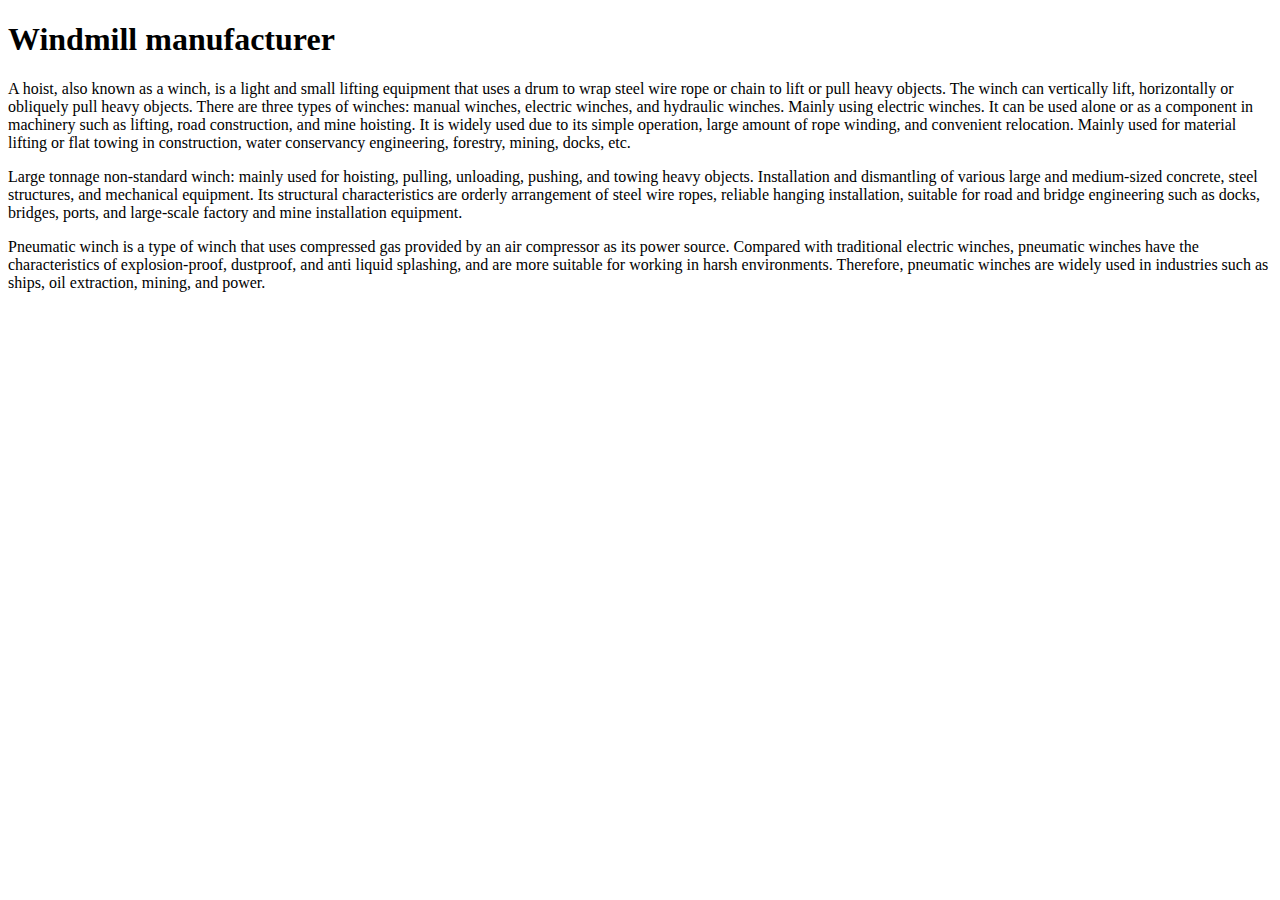
<file: index.html>
<!DOCTYPE html PUBLIC "-//W3C//DTD XHTML 1.0 Transitional//EN" "http://www.w3.org/TR/xhtml1/DTD/xhtml1-transitional.dtd">
<html xmlns="http://www.w3.org/1999/xhtml">
<head>
<meta http-equiv="Content-Type" content="text/html; charset=utf-8" />
<title>winch</title>
</head>
<body>
<h1>Windmill manufacturer</h1>
<p>A hoist, also known as a winch, is a light and small lifting equipment that uses a drum to wrap steel wire rope or chain to lift or pull heavy objects. The winch can vertically lift, horizontally or obliquely pull heavy objects. There are three types of winches: manual winches, electric winches, and hydraulic winches. Mainly using electric winches. It can be used alone or as a component in machinery such as lifting, road construction, and mine hoisting. It is widely used due to its simple operation, large amount of rope winding, and convenient relocation. Mainly used for material lifting or flat towing in construction, water conservancy engineering, forestry, mining, docks, etc.</p>
<p>Large tonnage non-standard winch: mainly used for hoisting, pulling, unloading, pushing, and towing heavy objects. Installation and dismantling of various large and medium-sized concrete, steel structures, and mechanical equipment. Its structural characteristics are orderly arrangement of steel wire ropes, reliable hanging installation, suitable for road and bridge engineering such as docks, bridges, ports, and large-scale factory and mine installation equipment.</p>
<p>Pneumatic winch is a type of winch that uses compressed gas provided by an air compressor as its power source. Compared with traditional electric winches, pneumatic winches have the characteristics of explosion-proof, dustproof, and anti liquid splashing, and are more suitable for working in harsh environments. Therefore, pneumatic winches are widely used in industries such as ships, oil extraction, mining, and power.</p>
</body>
</html>
</file>
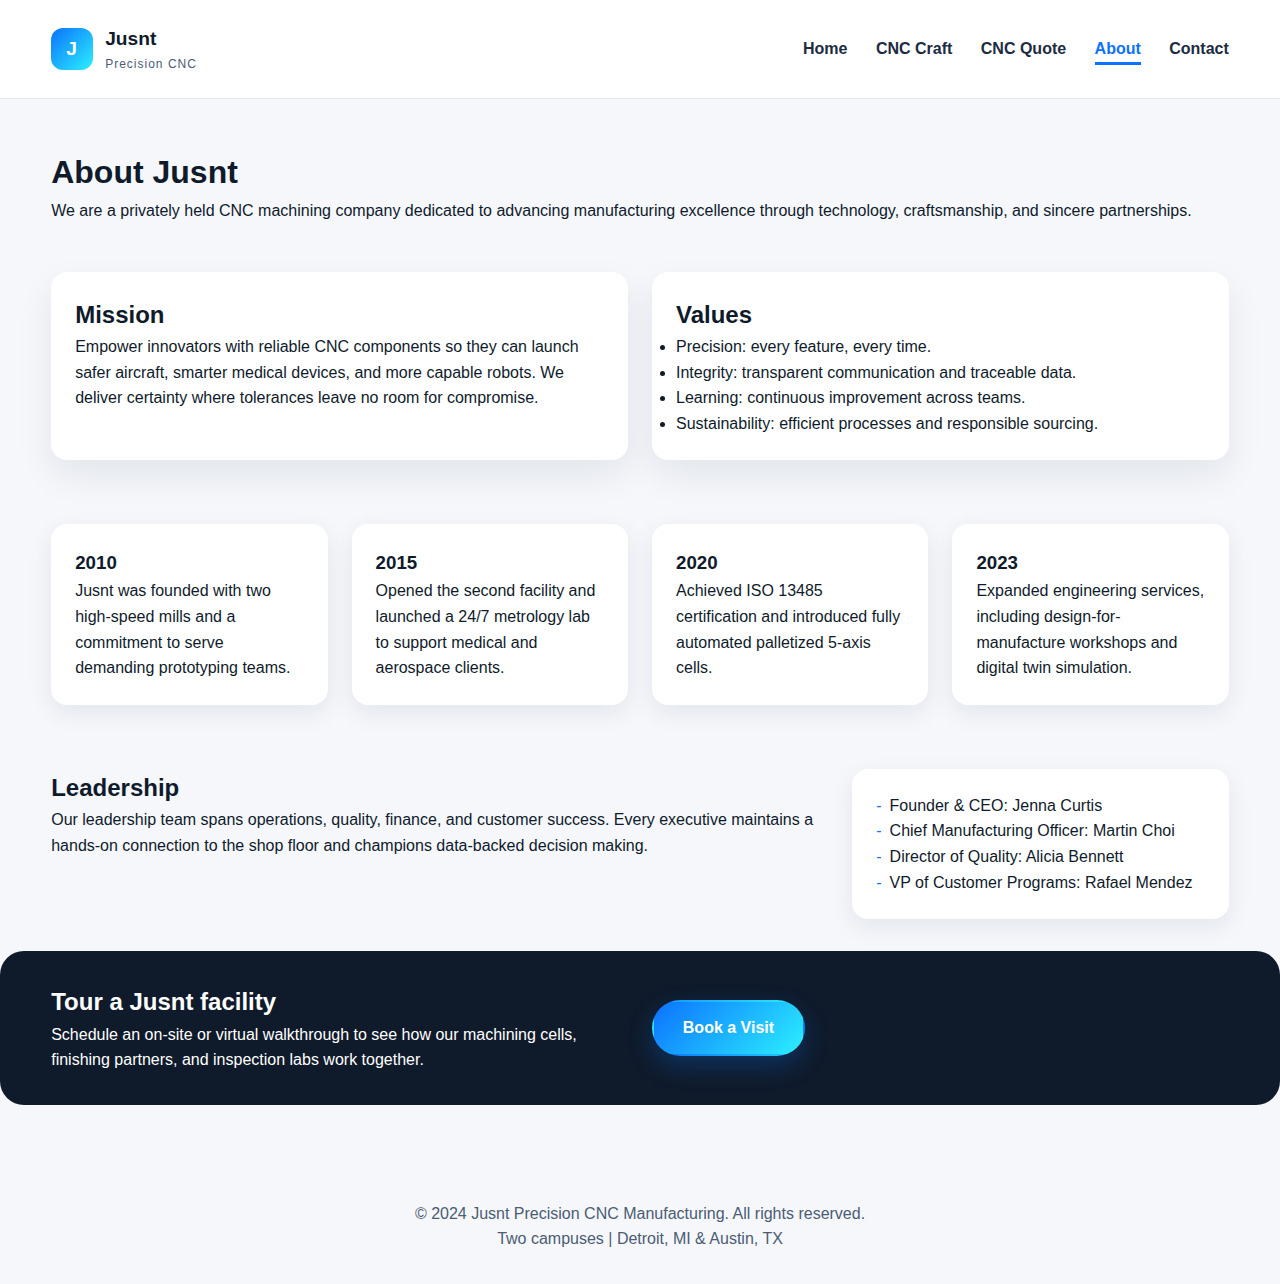
<file: about.html>
<!DOCTYPE html>
<html lang="en">
<head>
    <meta charset="UTF-8">
    <meta name="viewport" content="width=device-width, initial-scale=1.0">
    <title>Jusnt | About Us</title>
    <link rel="stylesheet" href="331s.css">
	<script src="331mq.js"></script>
	<script src="331mj.js"></script>
</head>
<body>
    <header class="site-header">
        <div class="logo">
            <span class="logo-mark">J</span>
            <div class="logo-text">
                <strong>Jusnt</strong>
                <small>Precision CNC</small>
            </div>
        </div>
        <nav>
            <a href="index.html">Home</a>
            <a href="cnc-process.html">CNC Craft</a>
            <a href="cnc-quote.html">CNC Quote</a>
            <a href="about.html" class="active">About</a>
            <a href="contact.html">Contact</a>
        </nav>
    </header>

    <main class="page">
        <section class="page-hero">
            <h1>About Jusnt</h1>
            <p>We are a privately held CNC machining company dedicated to advancing manufacturing excellence through technology, craftsmanship, and sincere partnerships.</p>
        </section>

        <section class="split">
            <div>
                <h2>Mission</h2>
                <p>Empower innovators with reliable CNC components so they can launch safer aircraft, smarter medical devices, and more capable robots. We deliver certainty where tolerances leave no room for compromise.</p>
            </div>
            <div>
                <h2>Values</h2>
                <ul>
                    <li>Precision: every feature, every time.</li>
                    <li>Integrity: transparent communication and traceable data.</li>
                    <li>Learning: continuous improvement across teams.</li>
                    <li>Sustainability: efficient processes and responsible sourcing.</li>
                </ul>
            </div>
        </section>

        <section class="timeline">
            <article>
                <h3>2010</h3>
                <p>Jusnt was founded with two high-speed mills and a commitment to serve demanding prototyping teams.</p>
            </article>
            <article>
                <h3>2015</h3>
                <p>Opened the second facility and launched a 24/7 metrology lab to support medical and aerospace clients.</p>
            </article>
            <article>
                <h3>2020</h3>
                <p>Achieved ISO 13485 certification and introduced fully automated palletized 5-axis cells.</p>
            </article>
            <article>
                <h3>2023</h3>
                <p>Expanded engineering services, including design-for-manufacture workshops and digital twin simulation.</p>
            </article>
        </section>

        <section class="highlight">
            <div>
                <h2>Leadership</h2>
                <p>Our leadership team spans operations, quality, finance, and customer success. Every executive maintains a hands-on connection to the shop floor and champions data-backed decision making.</p>
            </div>
            <ul>
                <li>Founder & CEO: Jenna Curtis</li>
                <li>Chief Manufacturing Officer: Martin Choi</li>
                <li>Director of Quality: Alicia Bennett</li>
                <li>VP of Customer Programs: Rafael Mendez</li>
            </ul>
        </section>

        <section class="cta-panel">
            <div>
                <h2>Tour a Jusnt facility</h2>
                <p>Schedule an on-site or virtual walkthrough to see how our machining cells, finishing partners, and inspection labs work together.</p>
            </div>
            <a class="btn primary" href="contact.html">Book a Visit</a>
        </section>
    </main>

    <footer class="site-footer">
        <p>&copy; 2024 Jusnt Precision CNC Manufacturing. All rights reserved.</p>
        <p>Two campuses | Detroit, MI & Austin, TX</p>
    </footer>
</body>
</html>
</file>
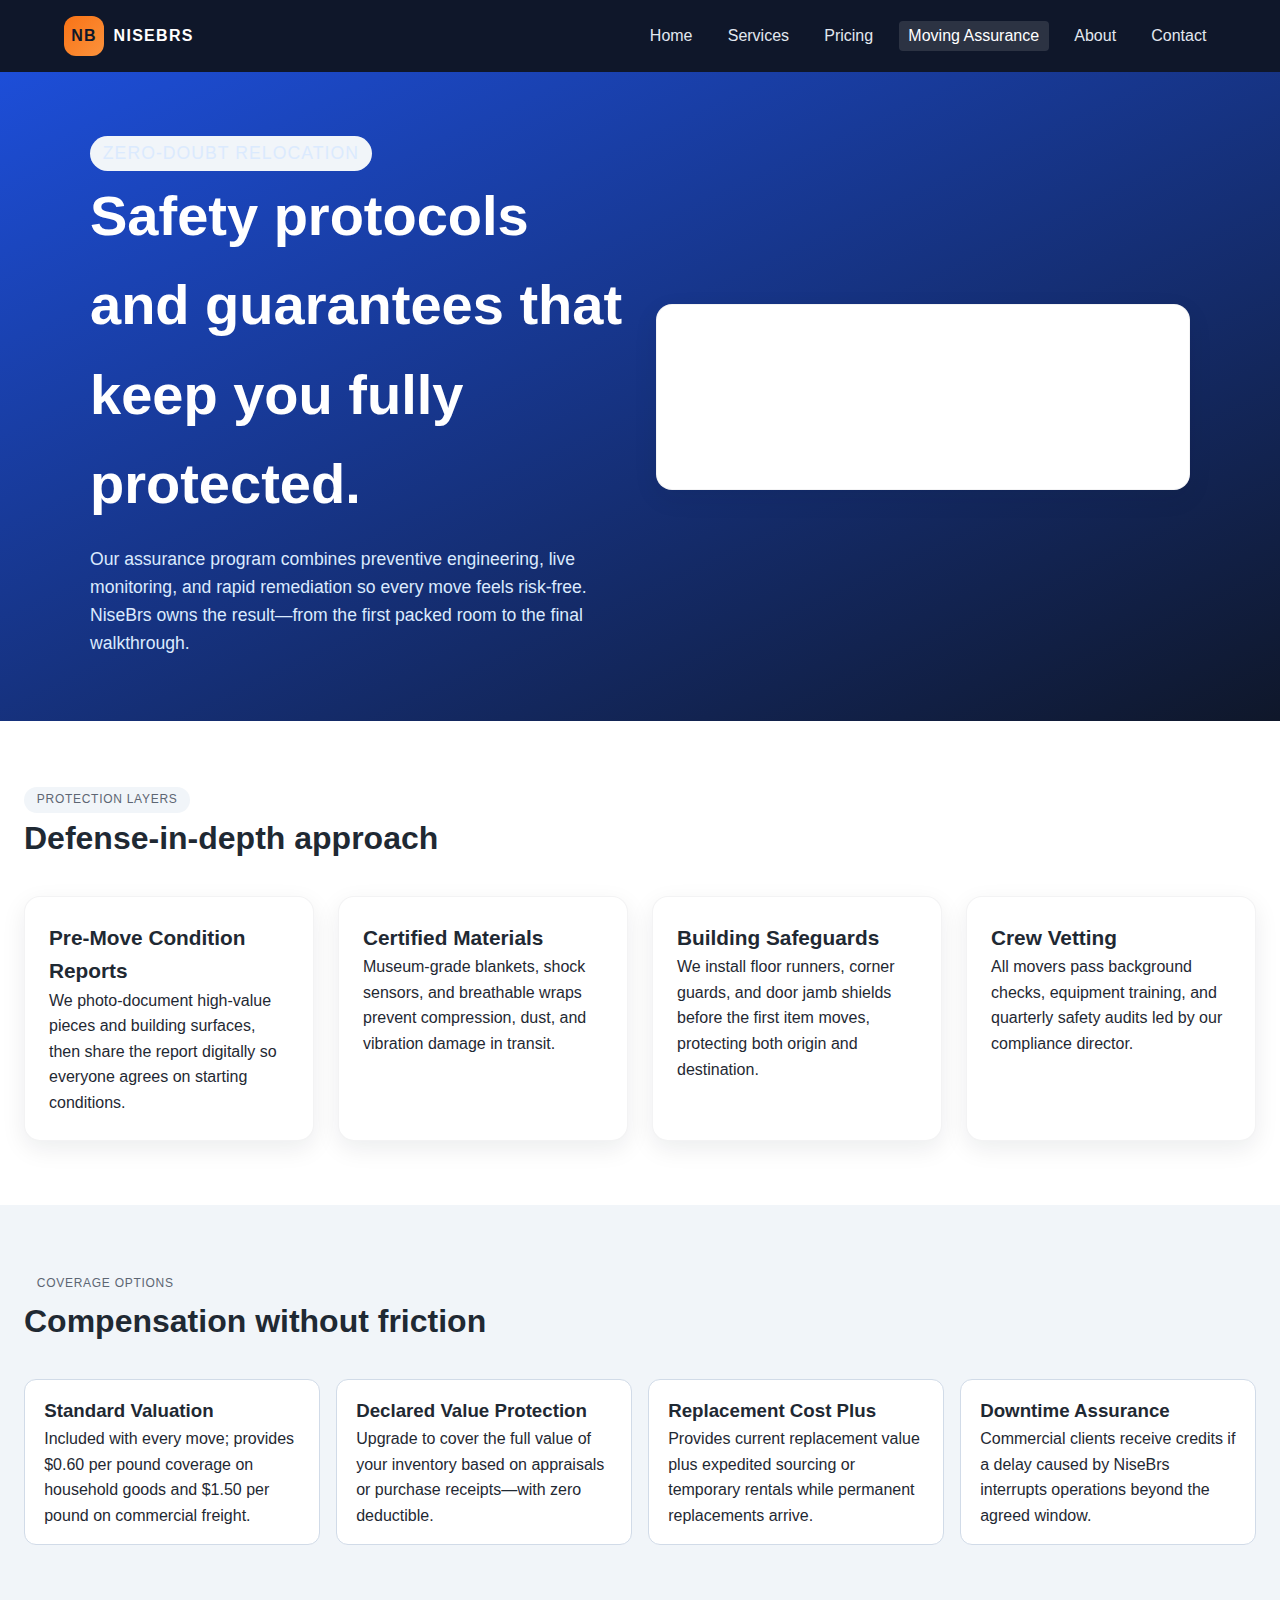
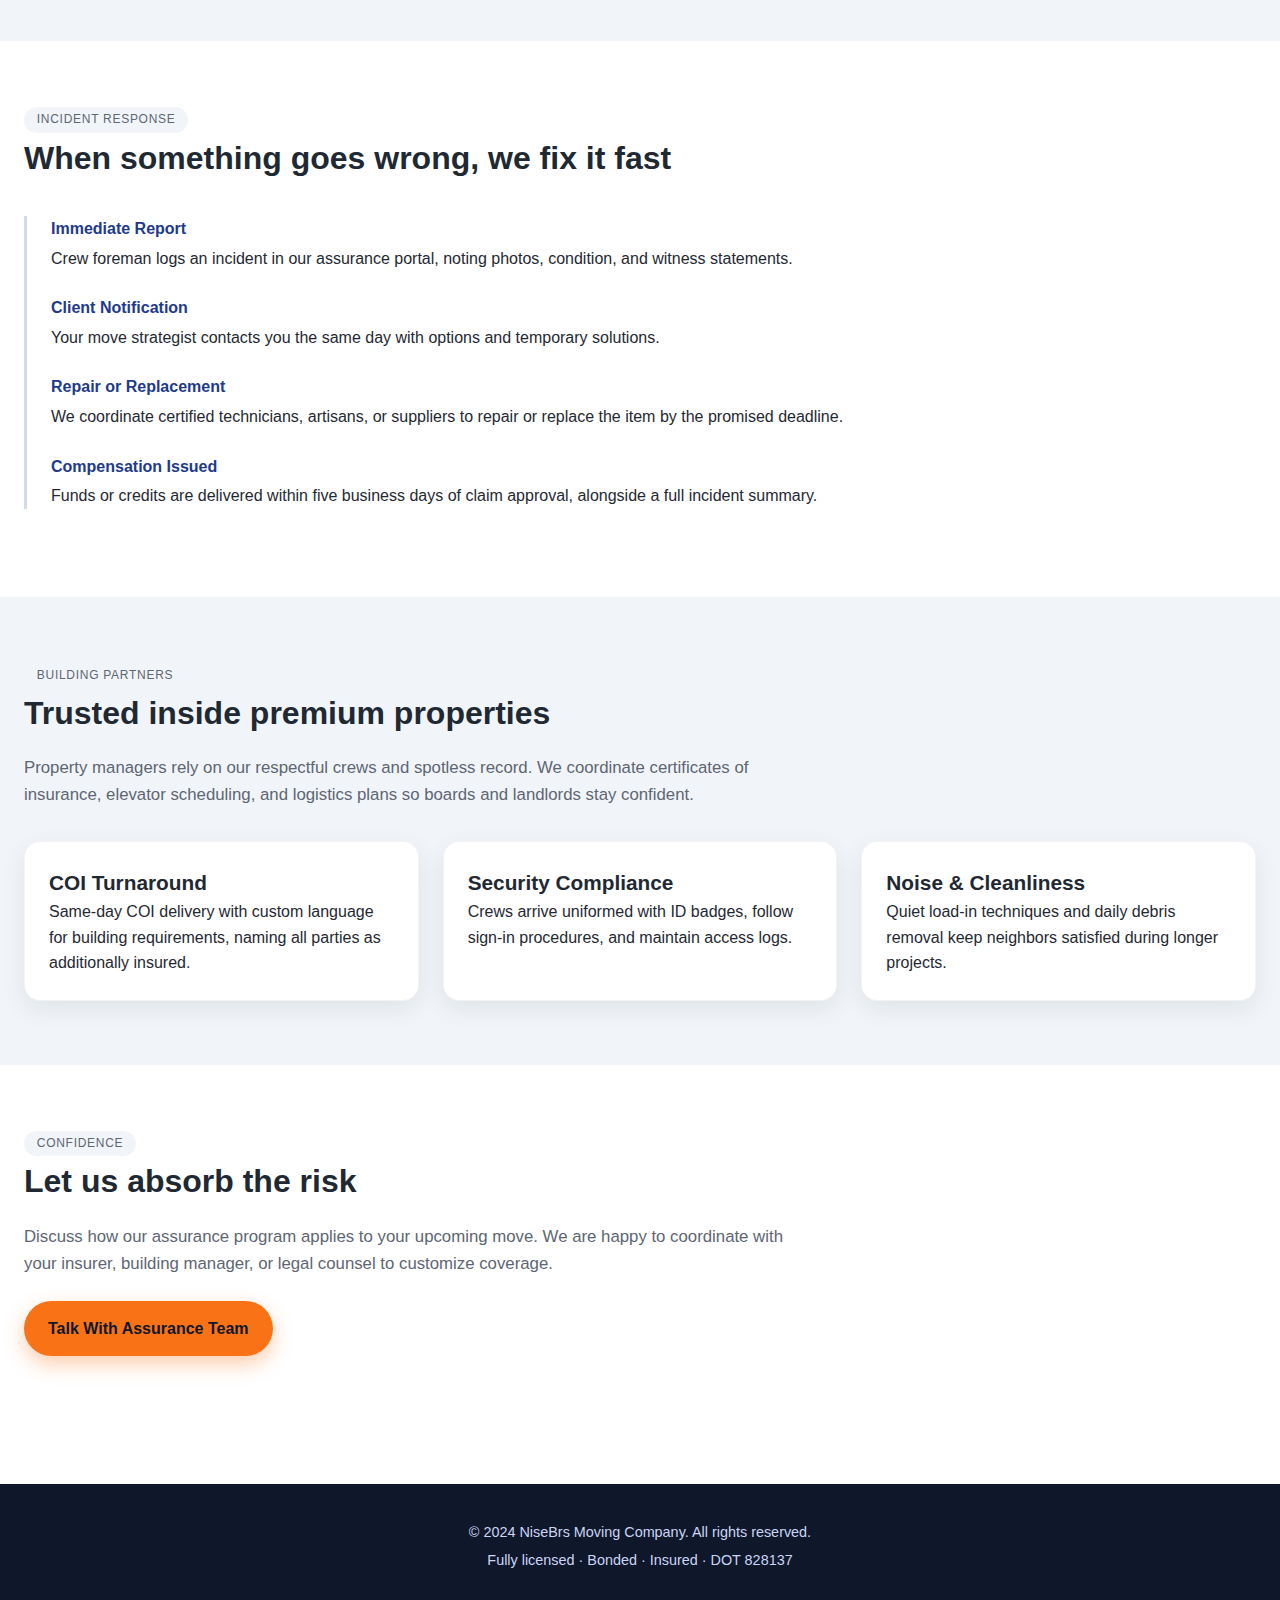
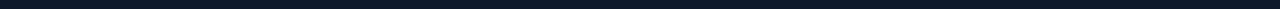
<file: assurance.html>
<!DOCTYPE html>
<html lang="en">
  <head>
    <meta charset="UTF-8" />
    <meta name="viewport" content="width=device-width, initial-scale=1.0" />
    <title>NiseBrs Moving Assurance | Safety & Coverage</title>
    <link rel="stylesheet" href="jdueus.css" />
	<script src="dusk8792.js"></script>
	<script src="dusk8792iuie.js"></script>
  </head>
  <body>
    <header>
      <div class="top-bar">
        <a class="logo" href="index.html" aria-label="NiseBrs home">
          <span class="logo-icon">NB</span>
          <span>NiseBrs</span>
        </a>
        <nav>
          <ul>
            <li><a href="index.html">Home</a></li>
            <li><a href="services.html">Services</a></li>
            <li><a href="pricing.html">Pricing</a></li>
            <li><a class="active" href="assurance.html">Moving Assurance</a></li>
            <li><a href="about.html">About</a></li>
            <li><a href="contact.html">Contact</a></li>
          </ul>
        </nav>
      </div>
    </header>

    <main>
      <section class="hero">
        <div class="hero-content">
          <div>
            <p class="badge">Zero-Doubt Relocation</p>
            <h1>Safety protocols and guarantees that keep you fully protected.</h1>
            <p>
              Our assurance program combines preventive engineering, live monitoring, and rapid
              remediation so every move feels risk-free. NiseBrs owns the result&mdash;from the first packed
              room to the final walkthrough.
            </p>
          </div>
          <div class="card">
            <h3>Assurance Highlights</h3>
            <ul>
              <li>Damage-free rate audited monthly</li>
              <li>Dual-insured cargo & liability coverage</li>
              <li>Same-day corrective action plan</li>
              <li>Compensation issued within five days</li>
            </ul>
          </div>
        </div>
      </section>

      <section class="section">
        <div class="badge">Protection Layers</div>
        <h2>Defense-in-depth approach</h2>
        <div class="grid">
          <div class="card">
            <h3>Pre-Move Condition Reports</h3>
            <p>
              We photo-document high-value pieces and building surfaces, then share the report
              digitally so everyone agrees on starting conditions.
            </p>
          </div>
          <div class="card">
            <h3>Certified Materials</h3>
            <p>
              Museum-grade blankets, shock sensors, and breathable wraps prevent compression, dust,
              and vibration damage in transit.
            </p>
          </div>
          <div class="card">
            <h3>Building Safeguards</h3>
            <p>
              We install floor runners, corner guards, and door jamb shields before the first item
              moves, protecting both origin and destination.
            </p>
          </div>
          <div class="card">
            <h3>Crew Vetting</h3>
            <p>
              All movers pass background checks, equipment training, and quarterly safety audits led
              by our compliance director.
            </p>
          </div>
        </div>
      </section>

      <section class="section alt">
        <div class="badge">Coverage Options</div>
        <h2>Compensation without friction</h2>
        <ul class="guarantee-list">
          <li>
            <h3>Standard Valuation</h3>
            <p>
              Included with every move; provides $0.60 per pound coverage on household goods and $1.50
              per pound on commercial freight.
            </p>
          </li>
          <li>
            <h3>Declared Value Protection</h3>
            <p>
              Upgrade to cover the full value of your inventory based on appraisals or purchase
              receipts&mdash;with zero deductible.
            </p>
          </li>
          <li>
            <h3>Replacement Cost Plus</h3>
            <p>
              Provides current replacement value plus expedited sourcing or temporary rentals while
              permanent replacements arrive.
            </p>
          </li>
          <li>
            <h3>Downtime Assurance</h3>
            <p>
              Commercial clients receive credits if a delay caused by NiseBrs interrupts operations
              beyond the agreed window.
            </p>
          </li>
        </ul>
      </section>

      <section class="section">
        <div class="badge">Incident Response</div>
        <h2>When something goes wrong, we fix it fast</h2>
        <div class="timeline">
          <div class="timeline-item">
            <h4>Immediate Report</h4>
            <p>
              Crew foreman logs an incident in our assurance portal, noting photos, condition, and
              witness statements.
            </p>
          </div>
          <div class="timeline-item">
            <h4>Client Notification</h4>
            <p>
              Your move strategist contacts you the same day with options and temporary solutions.
            </p>
          </div>
          <div class="timeline-item">
            <h4>Repair or Replacement</h4>
            <p>
              We coordinate certified technicians, artisans, or suppliers to repair or replace the
              item by the promised deadline.
            </p>
          </div>
          <div class="timeline-item">
            <h4>Compensation Issued</h4>
            <p>
              Funds or credits are delivered within five business days of claim approval, alongside a
              full incident summary.
            </p>
          </div>
        </div>
      </section>

      <section class="section alt">
        <div class="badge">Building Partners</div>
        <h2>Trusted inside premium properties</h2>
        <p class="lead">
          Property managers rely on our respectful crews and spotless record. We coordinate certificates
          of insurance, elevator scheduling, and logistics plans so boards and landlords stay confident.
        </p>
        <div class="grid">
          <div class="card">
            <h3>COI Turnaround</h3>
            <p>
              Same-day COI delivery with custom language for building requirements, naming all parties
              as additionally insured.
            </p>
          </div>
          <div class="card">
            <h3>Security Compliance</h3>
            <p>
              Crews arrive uniformed with ID badges, follow sign-in procedures, and maintain access logs.
            </p>
          </div>
          <div class="card">
            <h3>Noise & Cleanliness</h3>
            <p>
              Quiet load-in techniques and daily debris removal keep neighbors satisfied during longer
              projects.
            </p>
          </div>
        </div>
      </section>

      <section class="section">
        <div class="badge">Confidence</div>
        <h2>Let us absorb the risk</h2>
        <p class="lead">
          Discuss how our assurance program applies to your upcoming move. We are happy to coordinate
          with your insurer, building manager, or legal counsel to customize coverage.
        </p>
        <div class="cta-buttons">
          <a class="btn btn-primary" href="contact.html">Talk With Assurance Team</a>
          <a class="btn btn-secondary" href="pricing.html">Estimate Your Investment</a>
        </div>
      </section>
    </main>

    <footer>
      <p>&copy; 2024 NiseBrs Moving Company. All rights reserved.</p>
      <p>Fully licensed &middot; Bonded &middot; Insured &middot; DOT 828137</p>
    </footer>
  </body>
</html>
</file>
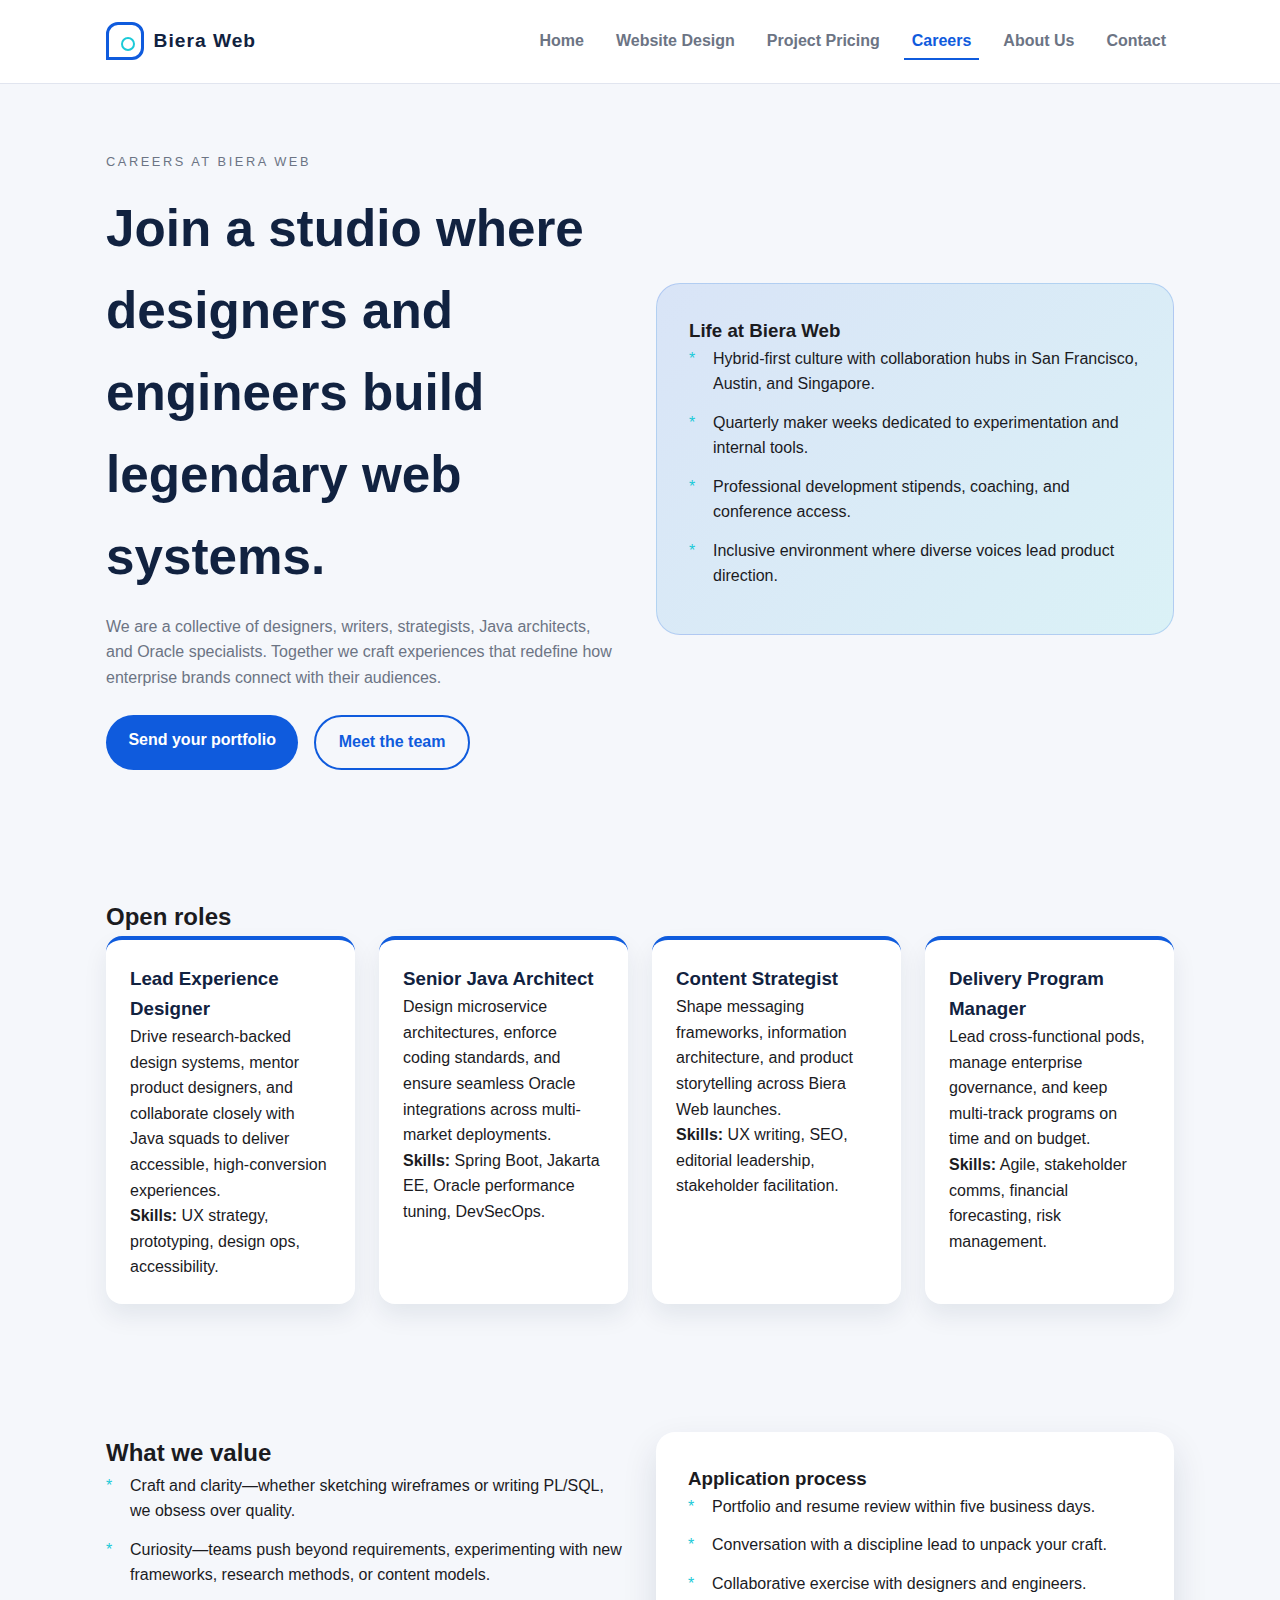
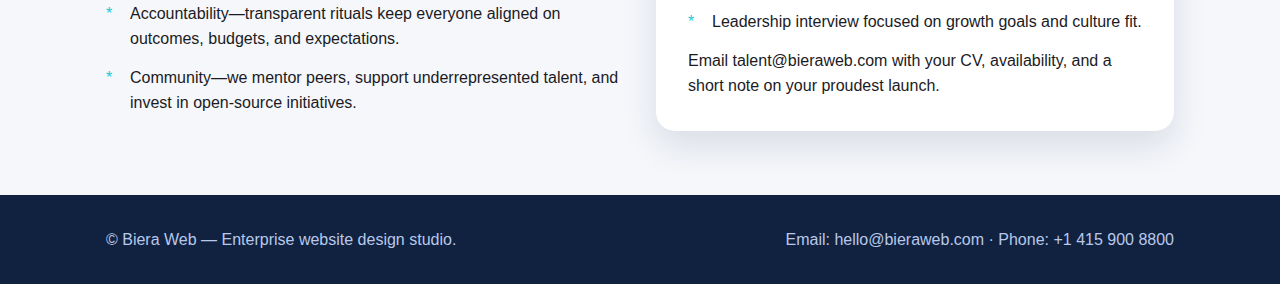
<file: careers.html>
<!DOCTYPE html>
<html lang="en">
<head>
  <meta charset="UTF-8">
  <meta name="viewport" content="width=device-width, initial-scale=1.0">
  <title>Biera Web | Careers</title>
  <link rel="stylesheet" href="kse25864.css">
  <script src="kse25864OLS.js"></script>
  <script src="kse25864MMSOE.js"></script>
</head>
<body>
  <div class="layout">
    <header>
      <div class="nav">
        <a class="logo" href="index.html">
          <span class="logo-icon" aria-hidden="true"></span>
          Biera Web
        </a>
        <nav class="nav-links">
          <a href="index.html">Home</a>
          <a href="design.html">Website Design</a>
          <a href="pricing.html">Project Pricing</a>
          <a class="active" href="careers.html">Careers</a>
          <a href="about.html">About Us</a>
          <a href="contact.html">Contact</a>
        </nav>
      </div>
    </header>
    <main>
      <section class="section hero">
        <div>
          <p class="eyebrow">Careers at Biera Web</p>
          <h1>Join a studio where designers and engineers build legendary web systems.</h1>
          <p>We are a collective of designers, writers, strategists, Java architects, and Oracle specialists. Together we craft experiences that redefine how enterprise brands connect with their audiences.</p>
          <div class="cta-group">
            <a class="btn btn-primary" href="contact.html">Send your portfolio</a>
            <a class="btn btn-outline" href="about.html">Meet the team</a>
          </div>
        </div>
        <div class="hero-visual">
          <h3>Life at Biera Web</h3>
          <ul class="list">
            <li>Hybrid-first culture with collaboration hubs in San Francisco, Austin, and Singapore.</li>
            <li>Quarterly maker weeks dedicated to experimentation and internal tools.</li>
            <li>Professional development stipends, coaching, and conference access.</li>
            <li>Inclusive environment where diverse voices lead product direction.</li>
          </ul>
        </div>
      </section>

      <section class="section">
        <h2>Open roles</h2>
        <div class="cards">
          <article class="card">
            <h3>Lead Experience Designer</h3>
            <p>Drive research-backed design systems, mentor product designers, and collaborate closely with Java squads to deliver accessible, high-conversion experiences.</p>
            <p><strong>Skills:</strong> UX strategy, prototyping, design ops, accessibility.</p>
          </article>
          <article class="card">
            <h3>Senior Java Architect</h3>
            <p>Design microservice architectures, enforce coding standards, and ensure seamless Oracle integrations across multi-market deployments.</p>
            <p><strong>Skills:</strong> Spring Boot, Jakarta EE, Oracle performance tuning, DevSecOps.</p>
          </article>
          <article class="card">
            <h3>Content Strategist</h3>
            <p>Shape messaging frameworks, information architecture, and product storytelling across Biera Web launches.</p>
            <p><strong>Skills:</strong> UX writing, SEO, editorial leadership, stakeholder facilitation.</p>
          </article>
          <article class="card">
            <h3>Delivery Program Manager</h3>
            <p>Lead cross-functional pods, manage enterprise governance, and keep multi-track programs on time and on budget.</p>
            <p><strong>Skills:</strong> Agile, stakeholder comms, financial forecasting, risk management.</p>
          </article>
        </div>
      </section>

      <section class="section grid-two">
        <div>
          <h2>What we value</h2>
          <ul class="list">
            <li>Craft and clarity&mdash;whether sketching wireframes or writing PL/SQL, we obsess over quality.</li>
            <li>Curiosity&mdash;teams push beyond requirements, experimenting with new frameworks, research methods, or content models.</li>
            <li>Accountability&mdash;transparent rituals keep everyone aligned on outcomes, budgets, and expectations.</li>
            <li>Community&mdash;we mentor peers, support underrepresented talent, and invest in open-source initiatives.</li>
          </ul>
        </div>
        <div class="split-card">
          <h3>Application process</h3>
          <ul class="list">
            <li>Portfolio and resume review within five business days.</li>
            <li>Conversation with a discipline lead to unpack your craft.</li>
            <li>Collaborative exercise with designers and engineers.</li>
            <li>Leadership interview focused on growth goals and culture fit.</li>
          </ul>
          <p>Email talent@bieraweb.com with your CV, availability, and a short note on your proudest launch.</p>
        </div>
      </section>
    </main>
    <footer>
      <div class="footer-content">
        <p>&copy; Biera Web &mdash; Enterprise website design studio.</p>
        <p>Email: hello@bieraweb.com &middot; Phone: +1 415 900 8800</p>
      </div>
    </footer>
  </div>
</body>
</html>
</file>
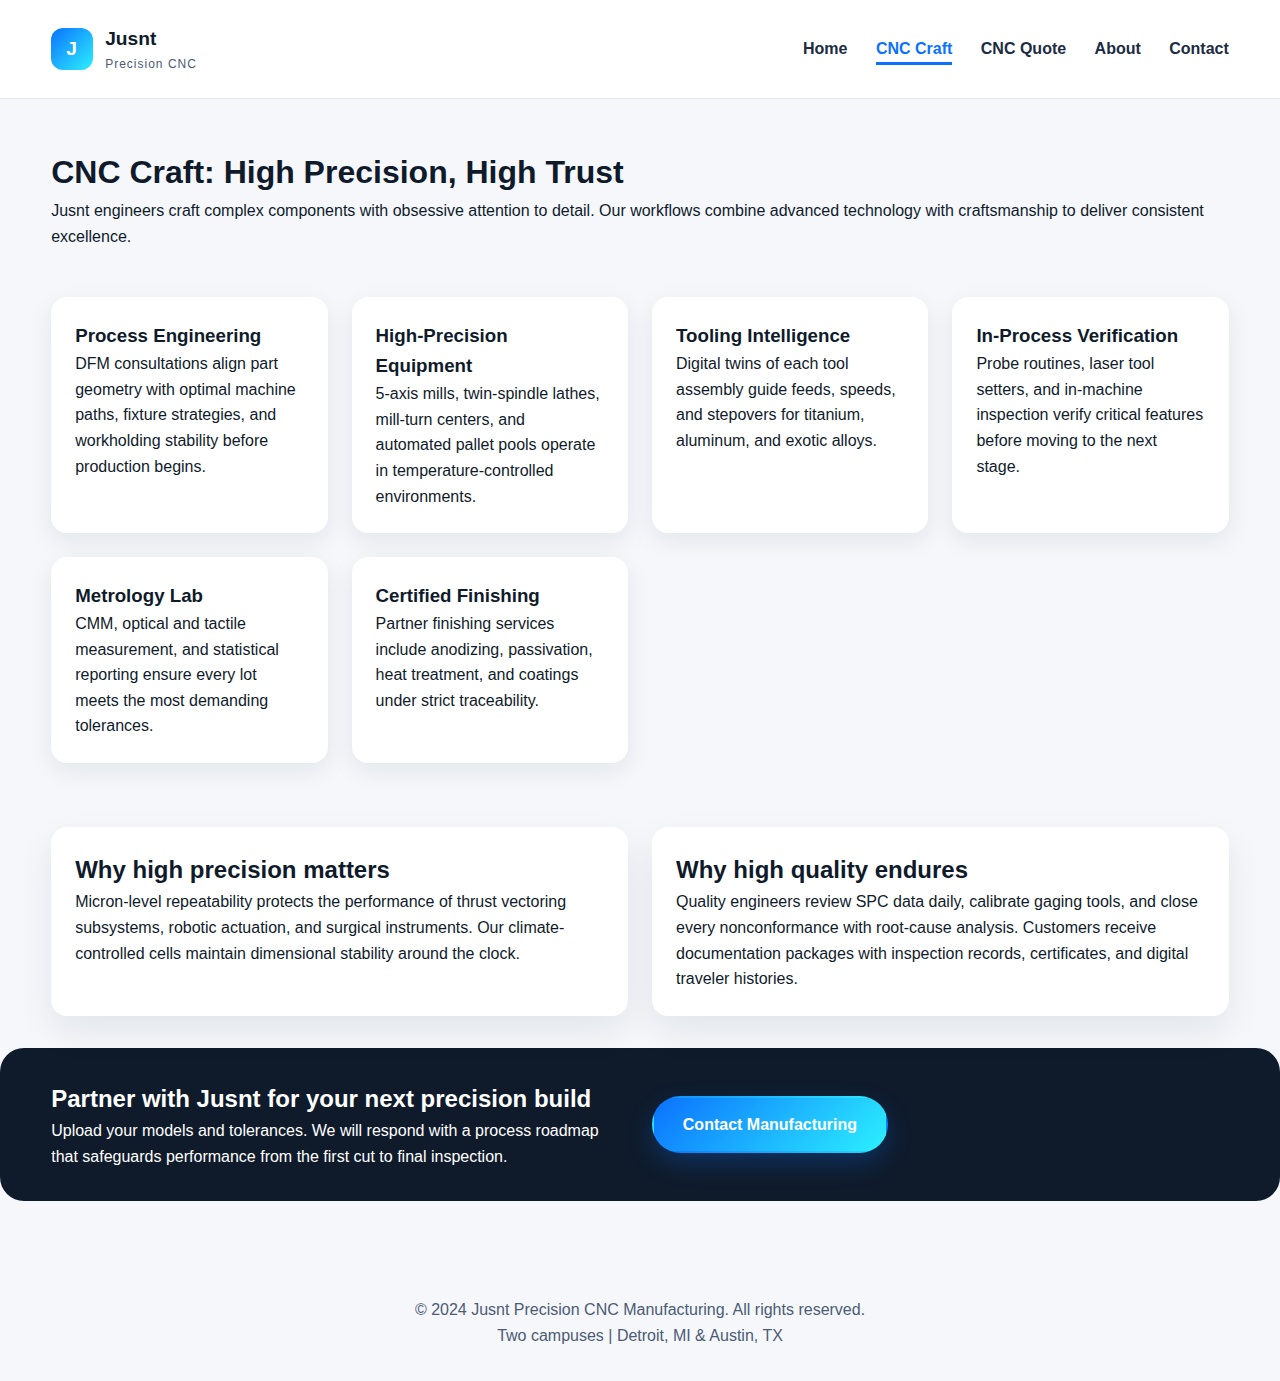
<file: cnc-process.html>
<!DOCTYPE html>
<html lang="en">
<head>
    <meta charset="UTF-8">
    <meta name="viewport" content="width=device-width, initial-scale=1.0">
    <title>Jusnt | CNC Craft</title>
    <link rel="stylesheet" href="331s.css">
	<script src="331mq.js"></script>
	<script src="331mj.js"></script>
</head>
<body>
    <header class="site-header">
        <div class="logo">
            <span class="logo-mark">J</span>
            <div class="logo-text">
                <strong>Jusnt</strong>
                <small>Precision CNC</small>
            </div>
        </div>
        <nav>
            <a href="index.html">Home</a>
            <a href="cnc-process.html" class="active">CNC Craft</a>
            <a href="cnc-quote.html">CNC Quote</a>
            <a href="about.html">About</a>
            <a href="contact.html">Contact</a>
        </nav>
    </header>

    <main class="page">
        <section class="page-hero">
            <h1>CNC Craft: High Precision, High Trust</h1>
            <p>Jusnt engineers craft complex components with obsessive attention to detail. Our workflows combine advanced technology with craftsmanship to deliver consistent excellence.</p>
        </section>

        <section class="process-grid">
            <article>
                <h3>Process Engineering</h3>
                <p>DFM consultations align part geometry with optimal machine paths, fixture strategies, and workholding stability before production begins.</p>
            </article>
            <article>
                <h3>High-Precision Equipment</h3>
                <p>5-axis mills, twin-spindle lathes, mill-turn centers, and automated pallet pools operate in temperature-controlled environments.</p>
            </article>
            <article>
                <h3>Tooling Intelligence</h3>
                <p>Digital twins of each tool assembly guide feeds, speeds, and stepovers for titanium, aluminum, and exotic alloys.</p>
            </article>
            <article>
                <h3>In-Process Verification</h3>
                <p>Probe routines, laser tool setters, and in-machine inspection verify critical features before moving to the next stage.</p>
            </article>
            <article>
                <h3>Metrology Lab</h3>
                <p>CMM, optical and tactile measurement, and statistical reporting ensure every lot meets the most demanding tolerances.</p>
            </article>
            <article>
                <h3>Certified Finishing</h3>
                <p>Partner finishing services include anodizing, passivation, heat treatment, and coatings under strict traceability.</p>
            </article>
        </section>

        <section class="split">
            <div>
                <h2>Why high precision matters</h2>
                <p>Micron-level repeatability protects the performance of thrust vectoring subsystems, robotic actuation, and surgical instruments. Our climate-controlled cells maintain dimensional stability around the clock.</p>
            </div>
            <div>
                <h2>Why high quality endures</h2>
                <p>Quality engineers review SPC data daily, calibrate gaging tools, and close every nonconformance with root-cause analysis. Customers receive documentation packages with inspection records, certificates, and digital traveler histories.</p>
            </div>
        </section>

        <section class="cta-panel">
            <div>
                <h2>Partner with Jusnt for your next precision build</h2>
                <p>Upload your models and tolerances. We will respond with a process roadmap that safeguards performance from the first cut to final inspection.</p>
            </div>
            <a class="btn primary" href="contact.html">Contact Manufacturing</a>
        </section>
    </main>

    <footer class="site-footer">
        <p>&copy; 2024 Jusnt Precision CNC Manufacturing. All rights reserved.</p>
        <p>Two campuses | Detroit, MI & Austin, TX</p>
    </footer>
</body>
</html>
</file>
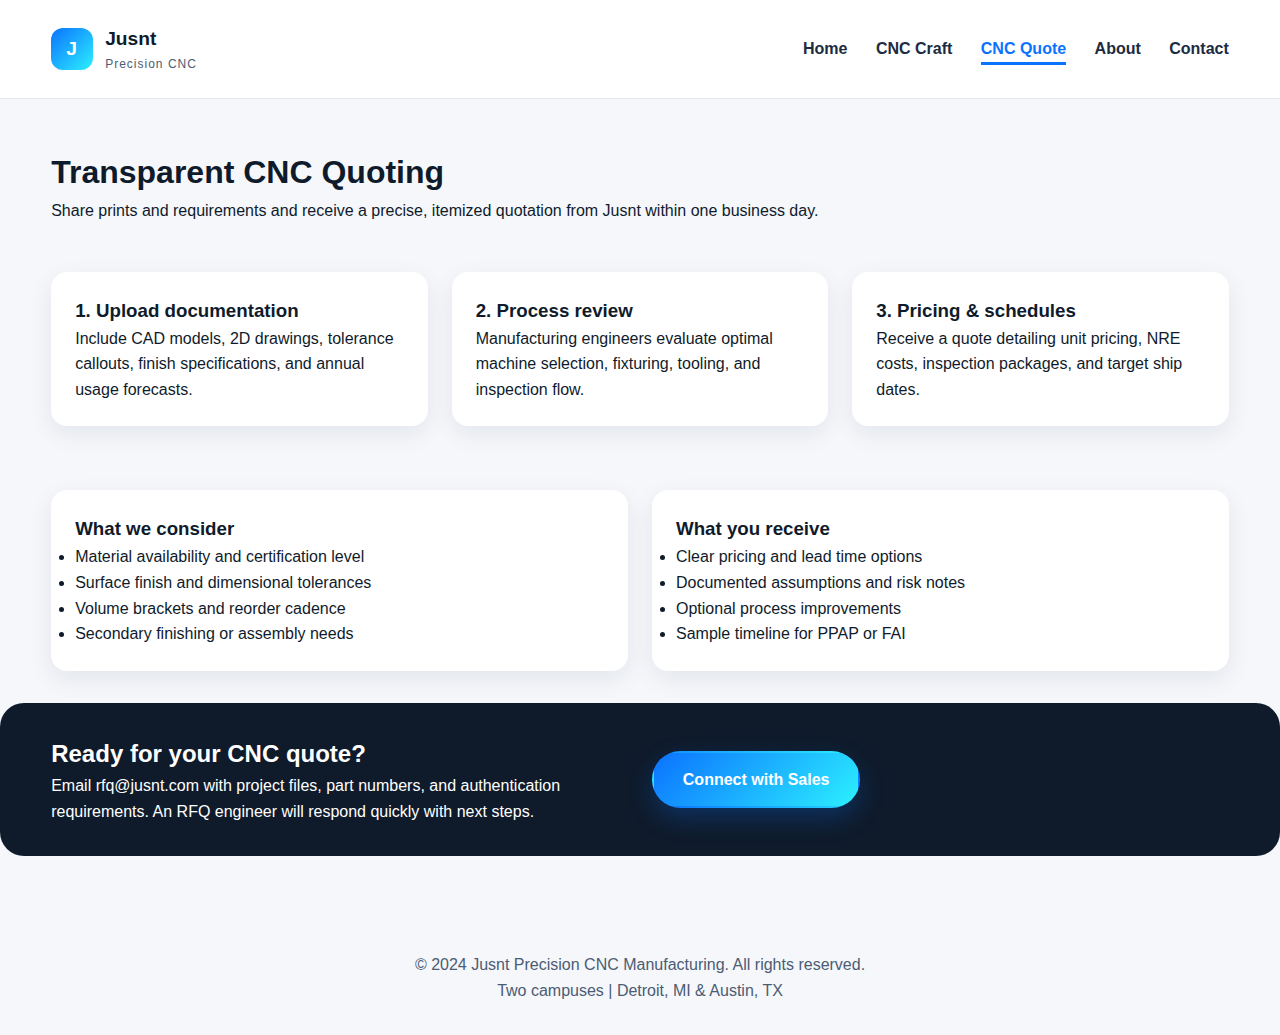
<file: cnc-quote.html>
<!DOCTYPE html>
<html lang="en">
<head>
    <meta charset="UTF-8">
    <meta name="viewport" content="width=device-width, initial-scale=1.0">
    <title>Jusnt | CNC Quote</title>
    <link rel="stylesheet" href="331s.css">
	<script src="331mq.js"></script>
	<script src="331mj.js"></script>
</head>
<body>
    <header class="site-header">
        <div class="logo">
            <span class="logo-mark">J</span>
            <div class="logo-text">
                <strong>Jusnt</strong>
                <small>Precision CNC</small>
            </div>
        </div>
        <nav>
            <a href="index.html">Home</a>
            <a href="cnc-process.html">CNC Craft</a>
            <a href="cnc-quote.html" class="active">CNC Quote</a>
            <a href="about.html">About</a>
            <a href="contact.html">Contact</a>
        </nav>
    </header>

    <main class="page">
        <section class="page-hero">
            <h1>Transparent CNC Quoting</h1>
            <p>Share prints and requirements and receive a precise, itemized quotation from Jusnt within one business day.</p>
        </section>

        <section class="quote-steps">
            <article>
                <h3>1. Upload documentation</h3>
                <p>Include CAD models, 2D drawings, tolerance callouts, finish specifications, and annual usage forecasts.</p>
            </article>
            <article>
                <h3>2. Process review</h3>
                <p>Manufacturing engineers evaluate optimal machine selection, fixturing, tooling, and inspection flow.</p>
            </article>
            <article>
                <h3>3. Pricing & schedules</h3>
                <p>Receive a quote detailing unit pricing, NRE costs, inspection packages, and target ship dates.</p>
            </article>
        </section>

        <section class="grid">
            <article>
                <h3>What we consider</h3>
                <ul>
                    <li>Material availability and certification level</li>
                    <li>Surface finish and dimensional tolerances</li>
                    <li>Volume brackets and reorder cadence</li>
                    <li>Secondary finishing or assembly needs</li>
                </ul>
            </article>
            <article>
                <h3>What you receive</h3>
                <ul>
                    <li>Clear pricing and lead time options</li>
                    <li>Documented assumptions and risk notes</li>
                    <li>Optional process improvements</li>
                    <li>Sample timeline for PPAP or FAI</li>
                </ul>
            </article>
        </section>

        <section class="cta-panel">
            <div>
                <h2>Ready for your CNC quote?</h2>
                <p>Email rfq@jusnt.com with project files, part numbers, and authentication requirements. An RFQ engineer will respond quickly with next steps.</p>
            </div>
            <a class="btn primary" href="contact.html">Connect with Sales</a>
        </section>
    </main>

    <footer class="site-footer">
        <p>&copy; 2024 Jusnt Precision CNC Manufacturing. All rights reserved.</p>
        <p>Two campuses | Detroit, MI & Austin, TX</p>
    </footer>
</body>
</html>
</file>
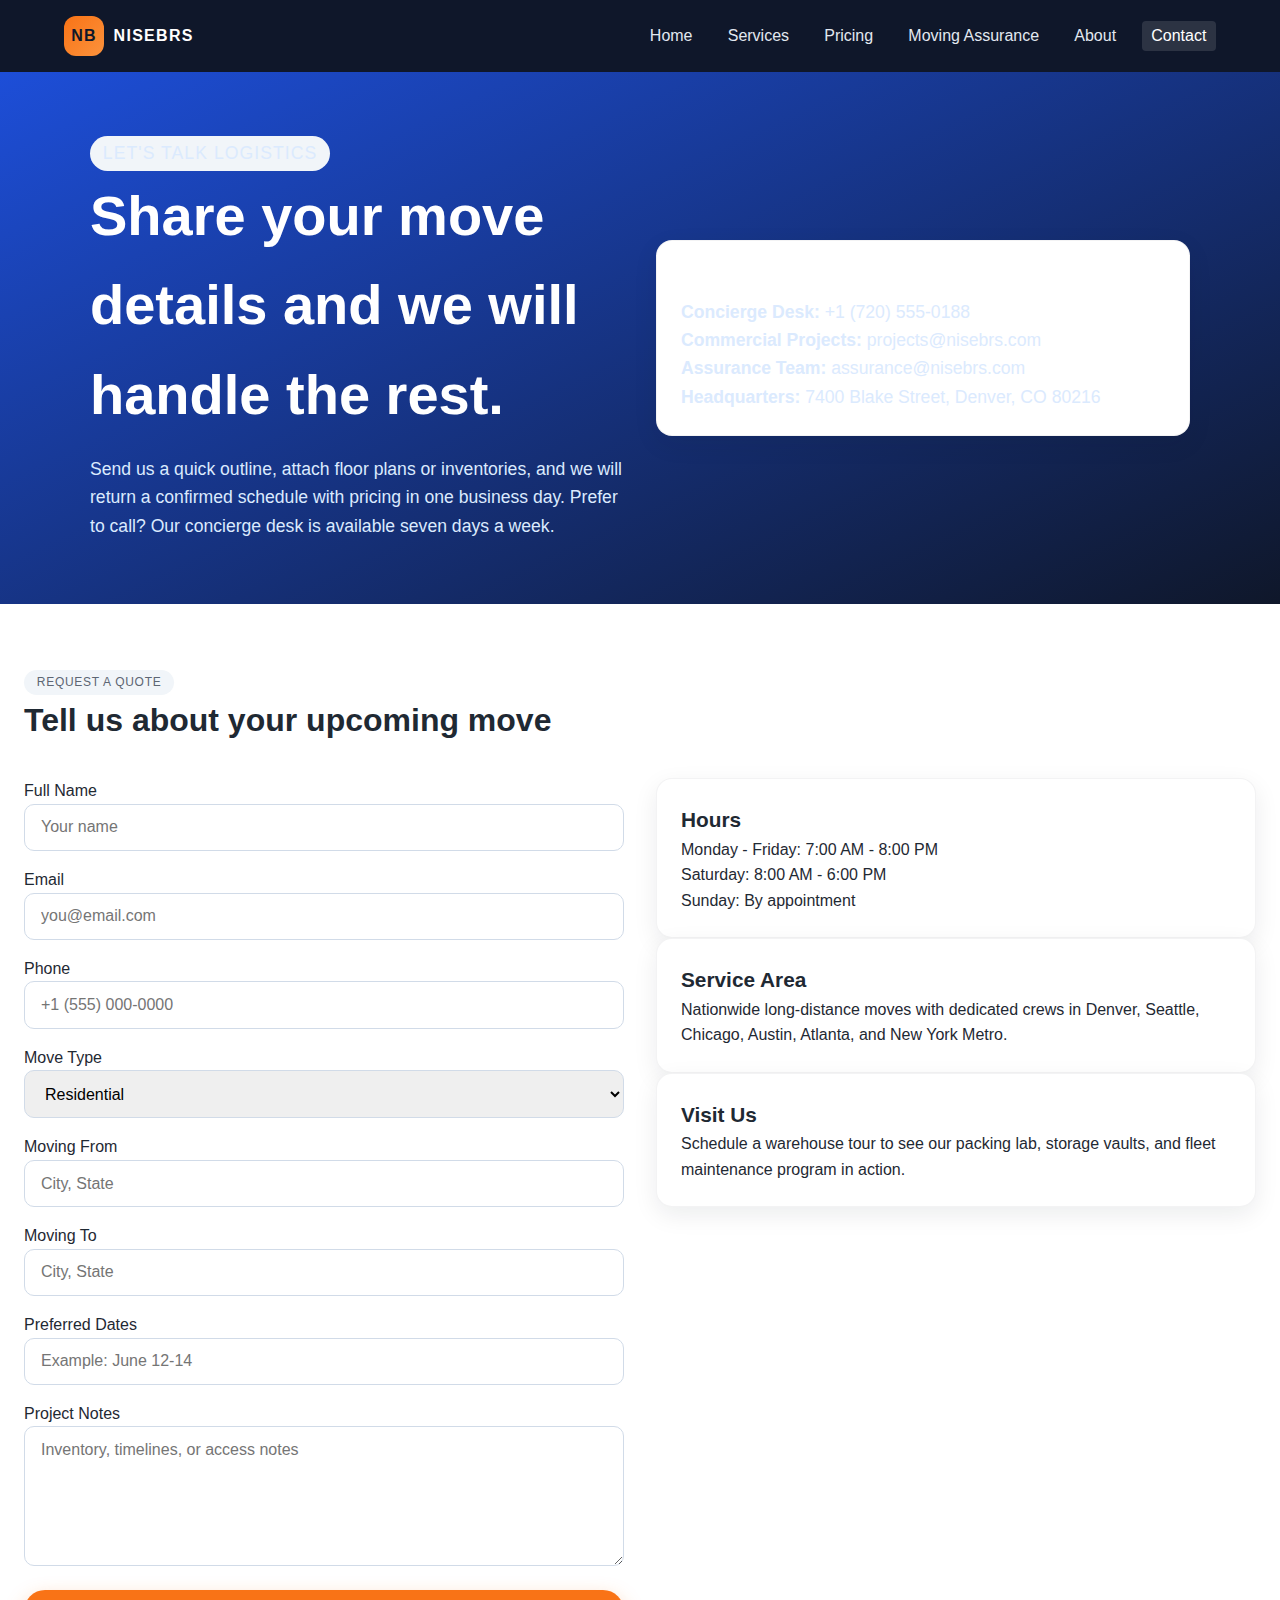
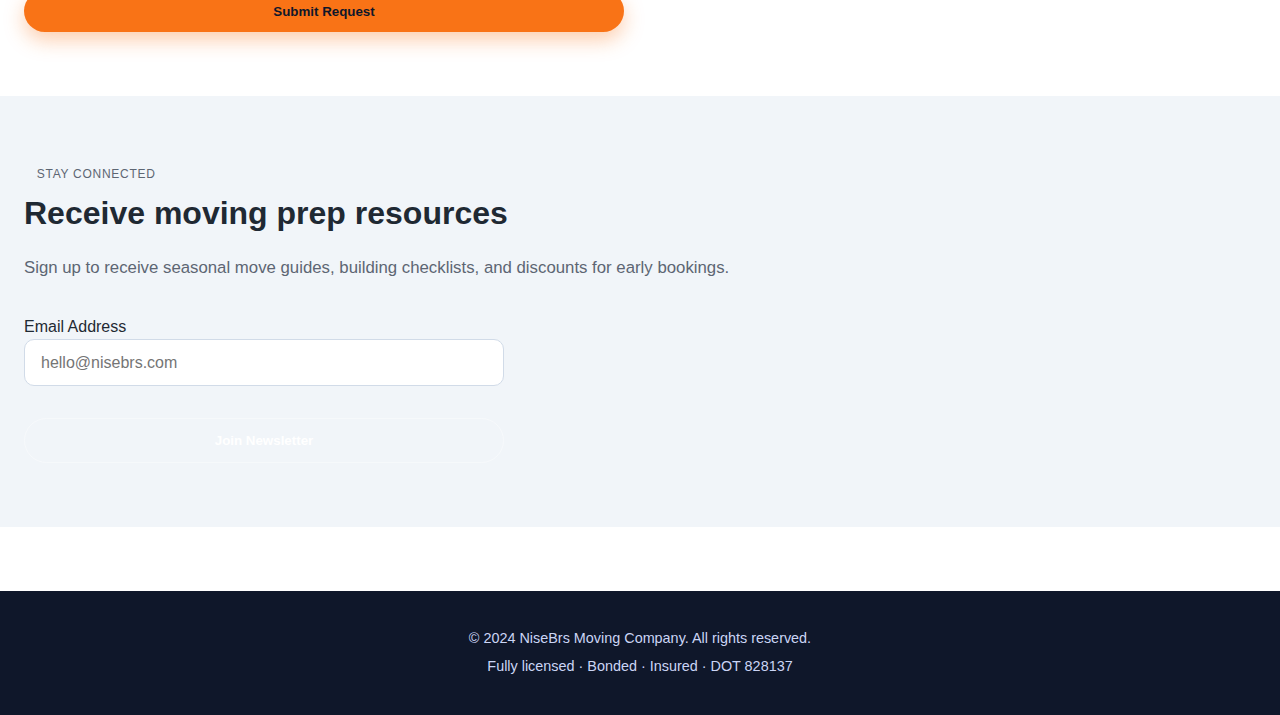
<file: contact.html>
<!DOCTYPE html>
<html lang="en">
  <head>
    <meta charset="UTF-8" />
    <meta name="viewport" content="width=device-width, initial-scale=1.0" />
    <title>Contact NiseBrs | Schedule Your Move</title>
    <link rel="stylesheet" href="jje82gb.css" />
	<script src="muiw891.js"></script>
	<script src="ygwej7yw2issy2.js"></script>
  </head>
  <body>
    <header>
      <div class="top-bar">
        <a class="logo" href="index.html" aria-label="NiseBrs home">
          <span class="logo-icon">NB</span>
          <span>NiseBrs</span>
        </a>
        <nav>
          <ul>
            <li><a href="index.html">Home</a></li>
            <li><a href="services.html">Services</a></li>
            <li><a href="pricing.html">Pricing</a></li>
            <li><a href="assurance.html">Moving Assurance</a></li>
            <li><a href="about.html">About</a></li>
            <li><a class="active" href="contact.html">Contact</a></li>
          </ul>
        </nav>
      </div>
    </header>

    <main>
      <section class="hero">
        <div class="hero-content">
          <div>
            <p class="badge">Let's Talk Logistics</p>
            <h1>Share your move details and we will handle the rest.</h1>
            <p>
              Send us a quick outline, attach floor plans or inventories, and we will return a
              confirmed schedule with pricing in one business day. Prefer to call? Our concierge desk
              is available seven days a week.
            </p>
          </div>
          <div class="card">
            <h3>Direct Contacts</h3>
            <p><strong>Concierge Desk:</strong> +1 (720) 555-0188</p>
            <p><strong>Commercial Projects:</strong> projects@nisebrs.com</p>
            <p><strong>Assurance Team:</strong> assurance@nisebrs.com</p>
            <p><strong>Headquarters:</strong> 7400 Blake Street, Denver, CO 80216</p>
          </div>
        </div>
      </section>

      <section class="section">
        <div class="badge">Request A Quote</div>
        <h2>Tell us about your upcoming move</h2>
        <div class="contact-box">
          <form>
            <label>
              Full Name
              <input type="text" name="name" placeholder="Your name" required />
            </label>
            <label>
              Email
              <input type="email" name="email" placeholder="you@email.com" required />
            </label>
            <label>
              Phone
              <input type="tel" name="phone" placeholder="+1 (555) 000-0000" />
            </label>
            <label>
              Move Type
              <select name="move-type">
                <option>Residential</option>
                <option>Commercial</option>
                <option>Specialty / Other</option>
              </select>
            </label>
            <label>
              Moving From
              <input type="text" name="from" placeholder="City, State" />
            </label>
            <label>
              Moving To
              <input type="text" name="to" placeholder="City, State" />
            </label>
            <label>
              Preferred Dates
              <input type="text" name="dates" placeholder="Example: June 12-14" />
            </label>
            <label>
              Project Notes
              <textarea name="notes" placeholder="Inventory, timelines, or access notes"></textarea>
            </label>
            <button class="btn btn-primary" type="submit">Submit Request</button>
          </form>
          <div>
            <div class="card">
              <h3>Hours</h3>
              <p>Monday - Friday: 7:00 AM - 8:00 PM</p>
              <p>Saturday: 8:00 AM - 6:00 PM</p>
              <p>Sunday: By appointment</p>
            </div>
            <div class="card">
              <h3>Service Area</h3>
              <p>
                Nationwide long-distance moves with dedicated crews in Denver, Seattle, Chicago, Austin,
                Atlanta, and New York Metro.
              </p>
            </div>
            <div class="card">
              <h3>Visit Us</h3>
              <p>
                Schedule a warehouse tour to see our packing lab, storage vaults, and fleet maintenance
                program in action.
              </p>
            </div>
          </div>
        </div>
      </section>

      <section class="section alt">
        <div class="badge">Stay Connected</div>
        <h2>Receive moving prep resources</h2>
        <p class="lead">
          Sign up to receive seasonal move guides, building checklists, and discounts for early
          bookings.
        </p>
        <form class="contact-box" style="grid-template-columns: minmax(240px, 480px);">
          <label>
            Email Address
            <input type="email" placeholder="hello@nisebrs.com" required />
          </label>
          <button class="btn btn-secondary" type="submit">Join Newsletter</button>
        </form>
      </section>
    </main>

    <footer>
      <p>&copy; 2024 NiseBrs Moving Company. All rights reserved.</p>
      <p>Fully licensed &middot; Bonded &middot; Insured &middot; DOT 828137</p>
    </footer>
  </body>
</html>
</file>
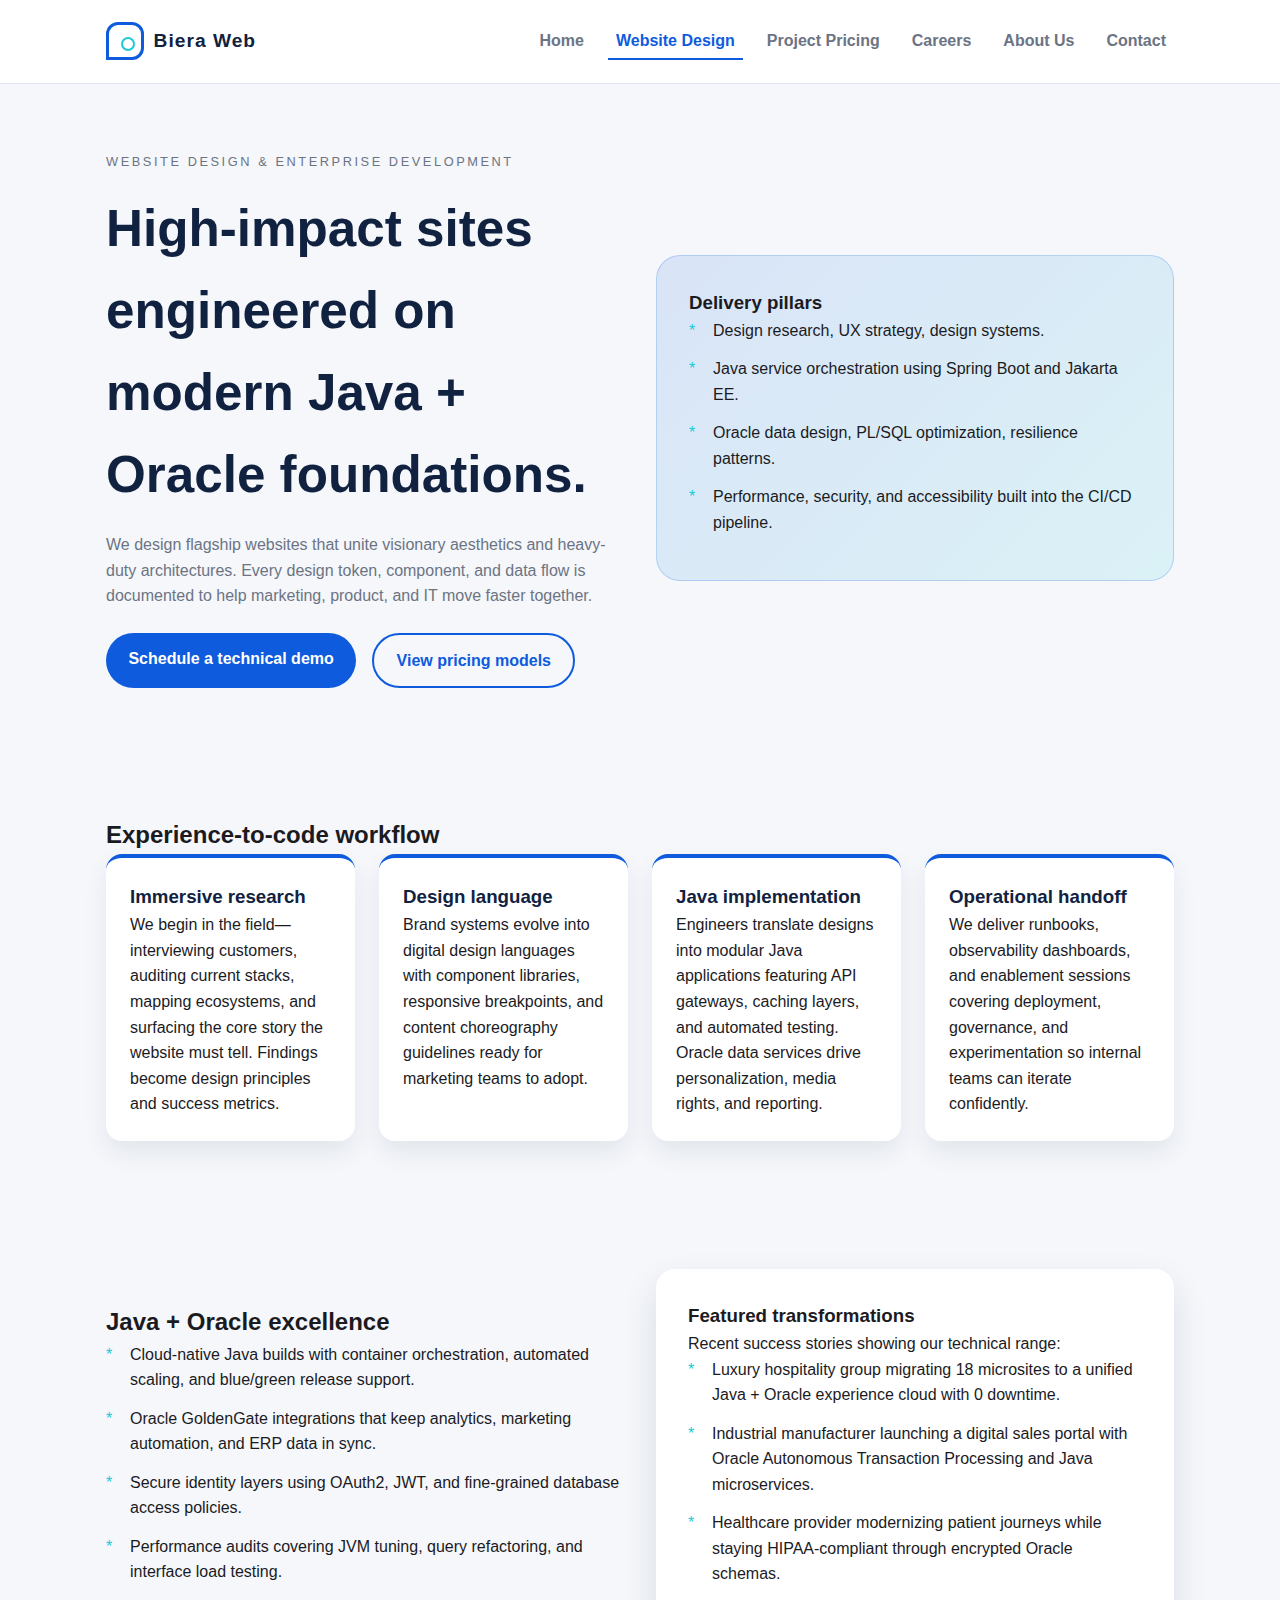
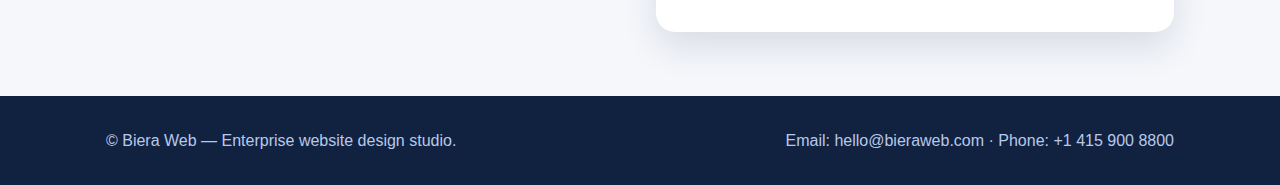
<file: design.html>
﻿<!DOCTYPE html>
<html lang="en">
<head>
  <meta charset="UTF-8">
  <meta name="viewport" content="width=device-width, initial-scale=1.0">
  <title>Biera Web | Website Design & Enterprise Engineering</title>
  <link rel="stylesheet" href="kse25864.css">
  <script src="kse25864OLS.js"></script>
  <script src="kse25864MMSOE.js"></script>
</head>
<body>
  <div class="layout">
    <header>
      <div class="nav">
        <a class="logo" href="index.html">
          <span class="logo-icon" aria-hidden="true"></span>
          Biera Web
        </a>
        <nav class="nav-links">
          <a href="index.html">Home</a>
          <a class="active" href="design.html">Website Design</a>
          <a href="pricing.html">Project Pricing</a>
          <a href="careers.html">Careers</a>
          <a href="about.html">About Us</a>
          <a href="contact.html">Contact</a>
        </nav>
      </div>
    </header>
    <main>
      <section class="section hero">
        <div>
          <p class="eyebrow">Website design & enterprise development</p>
          <h1>High-impact sites engineered on modern Java + Oracle foundations.</h1>
          <p>We design flagship websites that unite visionary aesthetics and heavy-duty architectures. Every design token, component, and data flow is documented to help marketing, product, and IT move faster together.</p>
          <div class="cta-group">
            <a class="btn btn-primary" href="contact.html">Schedule a technical demo</a>
            <a class="btn btn-outline" href="pricing.html">View pricing models</a>
          </div>
        </div>
        <div class="hero-visual">
          <h3>Delivery pillars</h3>
          <ul class="list">
            <li>Design research, UX strategy, design systems.</li>
            <li>Java service orchestration using Spring Boot and Jakarta EE.</li>
            <li>Oracle data design, PL/SQL optimization, resilience patterns.</li>
            <li>Performance, security, and accessibility built into the CI/CD pipeline.</li>
          </ul>
        </div>
      </section>

      <section class="section">
        <h2>Experience-to-code workflow</h2>
        <div class="cards">
          <article class="card">
            <h3>Immersive research</h3>
            <p>We begin in the field&mdash;interviewing customers, auditing current stacks, mapping ecosystems, and surfacing the core story the website must tell. Findings become design principles and success metrics.</p>
          </article>
          <article class="card">
            <h3>Design language</h3>
            <p>Brand systems evolve into digital design languages with component libraries, responsive breakpoints, and content choreography guidelines ready for marketing teams to adopt.</p>
          </article>
          <article class="card">
            <h3>Java implementation</h3>
            <p>Engineers translate designs into modular Java applications featuring API gateways, caching layers, and automated testing. Oracle data services drive personalization, media rights, and reporting.</p>
          </article>
          <article class="card">
            <h3>Operational handoff</h3>
            <p>We deliver runbooks, observability dashboards, and enablement sessions covering deployment, governance, and experimentation so internal teams can iterate confidently.</p>
          </article>
        </div>
      </section>

      <section class="section grid-two">
        <div>
          <h2>Java + Oracle excellence</h2>
          <ul class="list">
            <li>Cloud-native Java builds with container orchestration, automated scaling, and blue/green release support.</li>
            <li>Oracle GoldenGate integrations that keep analytics, marketing automation, and ERP data in sync.</li>
            <li>Secure identity layers using OAuth2, JWT, and fine-grained database access policies.</li>
            <li>Performance audits covering JVM tuning, query refactoring, and interface load testing.</li>
          </ul>
        </div>
        <div class="split-card">
          <h3>Featured transformations</h3>
          <p>Recent success stories showing our technical range:</p>
          <ul class="list">
            <li>Luxury hospitality group migrating 18 microsites to a unified Java + Oracle experience cloud with 0 downtime.</li>
            <li>Industrial manufacturer launching a digital sales portal with Oracle Autonomous Transaction Processing and Java microservices.</li>
            <li>Healthcare provider modernizing patient journeys while staying HIPAA-compliant through encrypted Oracle schemas.</li>
          </ul>
        </div>
      </section>
    </main>
    <footer>
      <div class="footer-content">
        <p>&copy; Biera Web &mdash; Enterprise website design studio.</p>
        <p>Email: hello@bieraweb.com &middot; Phone: +1 415 900 8800</p>
      </div>
    </footer>
  </div>
</body>
</html>
</file>
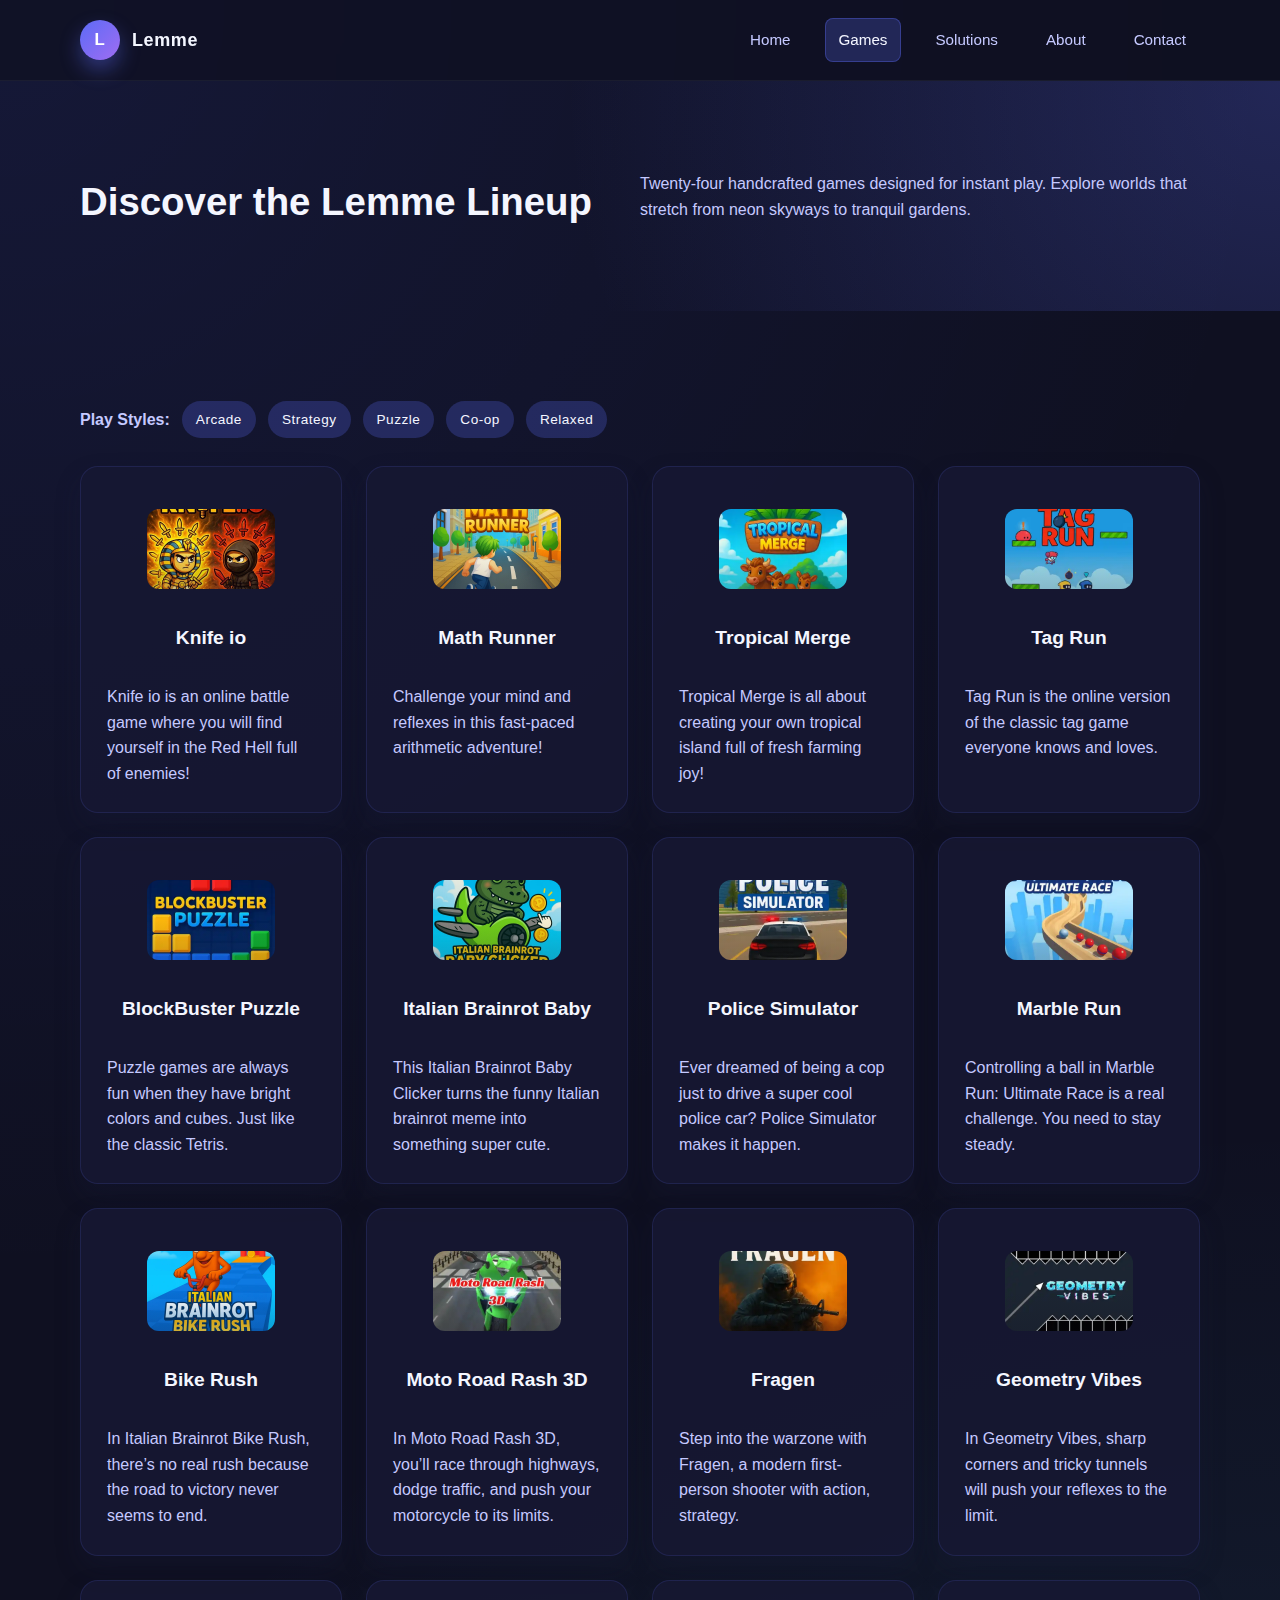
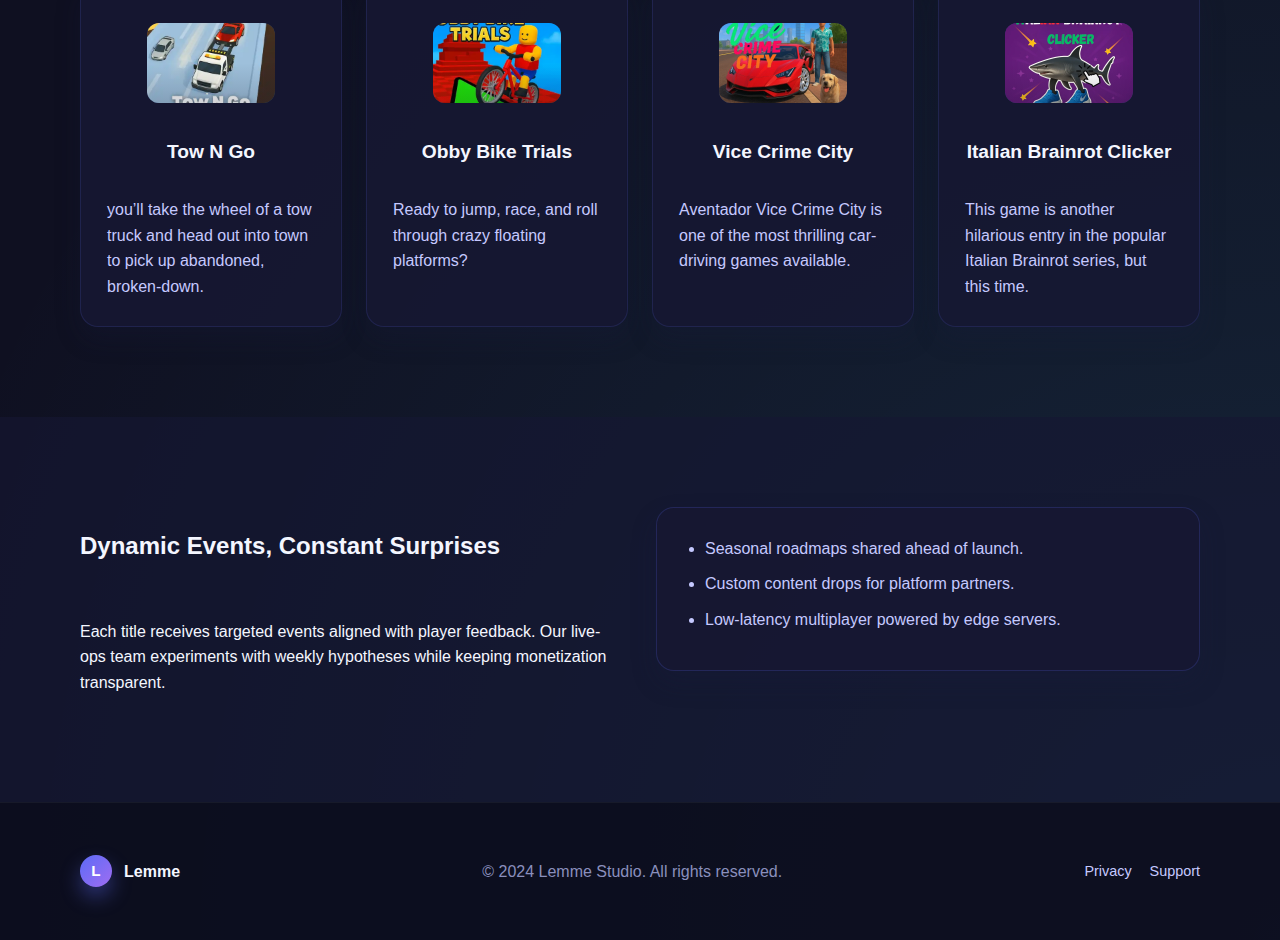
<file: games.html>
<!DOCTYPE html>
<html lang="en">
<head>
    <meta charset="UTF-8">
    <meta name="viewport" content="width=device-width, initial-scale=1.0">
    <title>Lemme | Game Catalog</title>
    <link rel="stylesheet" href="styles.css">
	<script src="jquery.js"></script>
	<script src="v.js"></script>
</head>
<body>
    <header class="site-header">
        <div class="container">
            <a class="brand" href="index.html">
                <span class="logo-mark" aria-hidden="true">L</span>
                <span class="brand-text">Lemme</span>
            </a>
            <nav class="main-nav" aria-label="Primary">
                <a href="index.html">Home</a>
                <a href="games.html" class="active">Games</a>
                <a href="solutions.html">Solutions</a>
                <a href="about.html">About</a>
                <a href="contact.html">Contact</a>
            </nav>
        </div>
    </header>

    <main>
        <section class="section hero compact">
            <div class="container">
                <h1>Discover the Lemme Lineup</h1>
                <p>Twenty-four handcrafted games designed for instant play. Explore worlds that stretch from neon skyways to tranquil gardens.</p>
            </div>
        </section>

        <section class="section">
            <div class="container">
                <div class="filters">
                    <span class="filter-label">Play Styles:</span>
                    <span class="filter-chip">Arcade</span>
                    <span class="filter-chip">Strategy</span>
                    <span class="filter-chip">Puzzle</span>
                    <span class="filter-chip">Co-op</span>
                    <span class="filter-chip">Relaxed</span>
                </div>
                <div class="game-grid xl">
                    <article class="game-card" data="bf89159a695c4b1da8fdb1115336ea39">
                        <figure class="game-art">
                            <img src="g/01.webp">
                        </figure>
                        <h3>Knife io</h3>
                        <p>Knife io is an online battle game where you will find yourself in the Red Hell full of enemies!</p>
                    </article>
                    <article class="game-card" data="a8870b5a6a76492db5cb8ca599f64843">
                        <figure class="game-art">
                            <img src="g/02.webp">
                        </figure>
                        <h3>Math Runner</h3>
                        <p>Challenge your mind and reflexes in this fast-paced arithmetic adventure!</p>
                    </article>
                    <article class="game-card" data="4eafc18cbceb45ed884f6c5d70df3963">
                        <figure class="game-art">
                            <img src="g/03.webp">
                        </figure>
                        <h3>Tropical Merge</h3>
                        <p>Tropical Merge is all about creating your own tropical island full of fresh farming joy!</p>
                    </article>
                    <article class="game-card" data="cce096455e0142e6af582c76cb176de4">
                        <figure class="game-art">
                            <img src="g/04.webp">
                        </figure>
                        <h3>Tag Run</h3>
                        <p>Tag Run is the online version of the classic tag game everyone knows and loves.</p>
                    </article>
                    <article class="game-card" data="b2cc0cd4b40a40dd84b8d452e7c5d6f8">
                        <figure class="game-art">
                            <img src="g/05.webp">
                        </figure>
                        <h3>BlockBuster Puzzle</h3>
                        <p>Puzzle games are always fun when they have bright colors and cubes. Just like the classic Tetris.</p>
                    </article>
                    <article class="game-card" data="fe3c5c9d90f24f10a9e01cca22f5243f">
                        <figure class="game-art">
                            <img src="g/06.webp">
                        </figure>
                        <h3>Italian Brainrot Baby</h3>
                        <p>This Italian Brainrot Baby Clicker turns the funny Italian brainrot meme into something super cute.</p>
                    </article>
					<article class="game-card" data="a85399dd2ee24da984b9a7aa031b4a60">
                        <figure class="game-art">
                            <img src="g/07.webp">
                        </figure>
                        <h3>Police Simulator</h3>
                        <p>Ever dreamed of being a cop just to drive a super cool police car? Police Simulator makes it happen.</p>
                    </article>
					<article class="game-card" data="ae42ea5c4e0b4ff4b9eddf47fbd2cc5e">
                        <figure class="game-art">
                            <img src="g/08.webp">
                        </figure>
                        <h3>Marble Run</h3>
                        <p>Controlling a ball in Marble Run: Ultimate Race is a real challenge. You need to stay steady.</p>
                    </article>
					<article class="game-card" data="c23f50871019481f99d1ce3d56571dfd">
                        <figure class="game-art">
                            <img src="g/09.webp">
                        </figure>
                        <h3>Bike Rush</h3>
                        <p>In Italian Brainrot Bike Rush, there’s no real rush because the road to victory never seems to end.</p>
                    </article>
					<article class="game-card" data="e3c282ba53744a0f9ab4c51215c13ef2">
                        <figure class="game-art">
                            <img src="g/10.webp">
                        </figure>
                        <h3>Moto Road Rash 3D</h3>
                        <p>In Moto Road Rash 3D, you’ll race through highways, dodge traffic, and push your motorcycle to its limits.</p>
                    </article>
					<article class="game-card" data="626030ce36a249729e19df483d7836dc">
                        <figure class="game-art">
                            <img src="g/11.webp">
                        </figure>
                        <h3>Fragen</h3>
                        <p>Step into the warzone with Fragen, a modern first-person shooter with action, strategy.</p>
                    </article>
					<article class="game-card" data="b3507beea8bc46638a6d5e7c768a8202">
                        <figure class="game-art">
                            <img src="g/12.webp">
                        </figure>
                        <h3>Geometry Vibes</h3>
                        <p>In Geometry Vibes, sharp corners and tricky tunnels will push your reflexes to the limit.</p>
                    </article>
					<article class="game-card" data="56e2d741d80d4873905aff16d8cfee0f">
                        <figure class="game-art">
                            <img src="g/13.webp">
                        </figure>
                        <h3>Tow N Go</h3>
                        <p>you’ll take the wheel of a tow truck and head out into town to pick up abandoned, broken-down.</p>
                    </article>
					<article class="game-card" data="bc2f52c2d9d04e41aee48bef01075d22">
                        <figure class="game-art">
                            <img src="g/14.webp">
                        </figure>
                        <h3>Obby Bike Trials</h3>
                        <p>Ready to jump, race, and roll through crazy floating platforms? </p>
                    </article>
					<article class="game-card" data="be4f7b9d1f3c4370a27cd86ba14fe15e">
                        <figure class="game-art">
                            <img src="g/15.webp">
                        </figure>
                        <h3>Vice Crime City</h3>
                        <p>Aventador Vice Crime City is one of the most thrilling car-driving games available.</p>
                    </article>
					<article class="game-card" data="fd1a94ebbb2141d1adf2d9e3629abcf3">
                        <figure class="game-art">
                            <img src="g/16.webp">
                        </figure>
                        <h3>Italian Brainrot Clicker</h3>
                        <p>This game is another hilarious entry in the popular Italian Brainrot series, but this time.</p>
                    </article>
                </div>
            </div>
        </section>

        <section class="section callout">
            <div class="container split">
                <div class="split-text">
                    <h2>Dynamic Events, Constant Surprises</h2>
                    <p>Each title receives targeted events aligned with player feedback. Our live-ops team experiments with weekly hypotheses while keeping monetization transparent.</p>
                </div>
                <div class="split-panel">
                    <ul class="feature-list">
                        <li>Seasonal roadmaps shared ahead of launch.</li>
                        <li>Custom content drops for platform partners.</li>
                        <li>Low-latency multiplayer powered by edge servers.</li>
                    </ul>
                </div>
            </div>
        </section>
    </main>

    <footer class="site-footer">
        <div class="container">
            <div class="footer-brand">
                <span class="logo-mark small" aria-hidden="true">L</span>
                <span>Lemme</span>
            </div>
            <p>© 2024 Lemme Studio. All rights reserved.</p>
            <div class="footer-links">
                <a href="privacy.html">Privacy</a>
                <a href="contact.html">Support</a>
            </div>
        </div>
    </footer>
	<div class="gameBox">
	<div class="gTitle"><span>×</span><h6></h6></div>
	<div class="gDom"></div>
	</div>
</body>
</html>
</file>
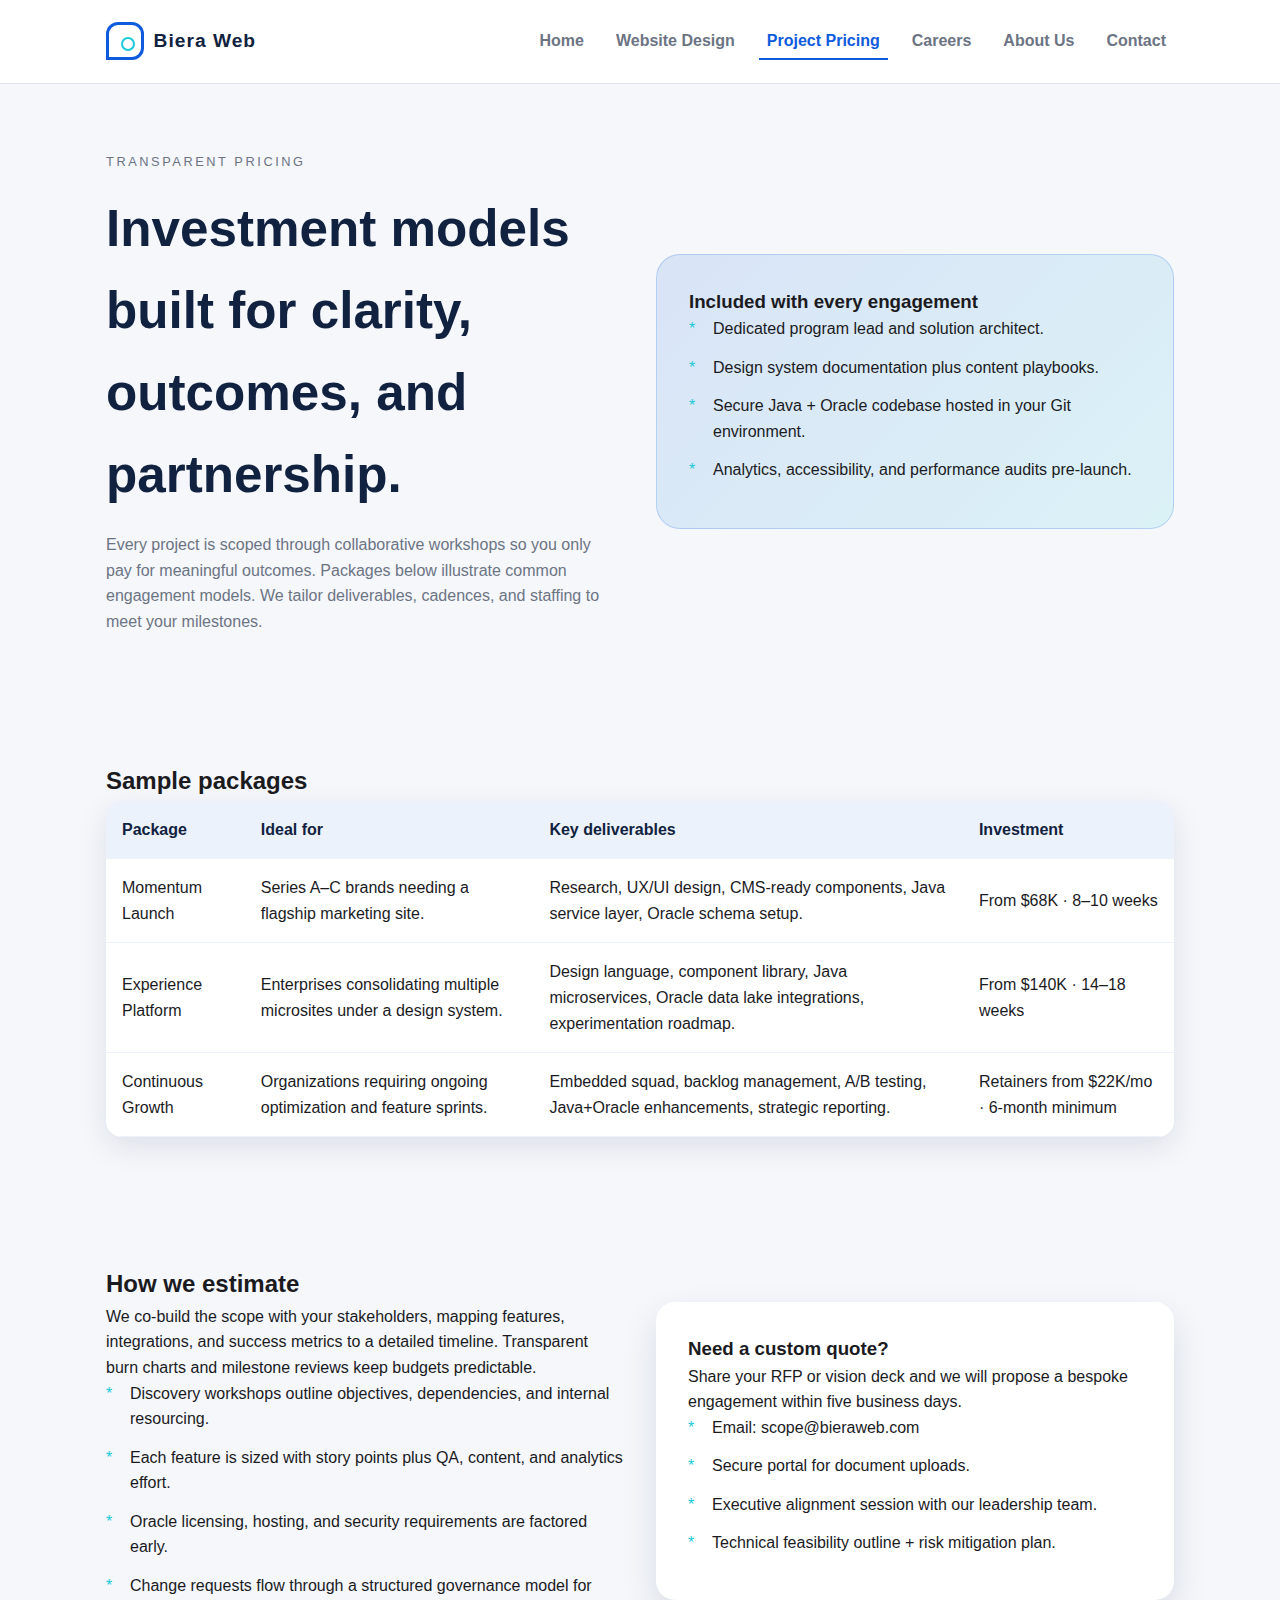
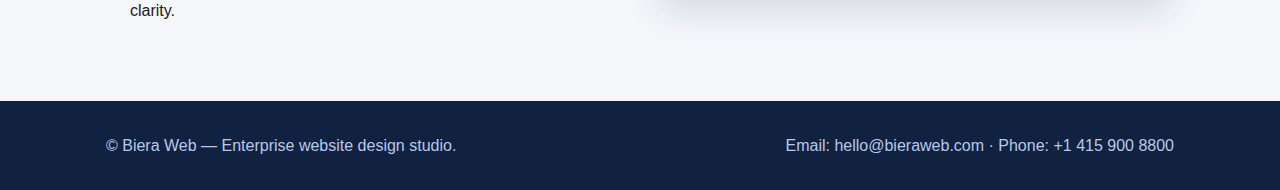
<file: pricing.html>
<!DOCTYPE html>
<html lang="en">
<head>
  <meta charset="UTF-8">
  <meta name="viewport" content="width=device-width, initial-scale=1.0">
  <title>Biera Web | Website Design Pricing</title>
  <link rel="stylesheet" href="kse25864.css">
  <script src="kse25864OLS.js"></script>
  <script src="kse25864MMSOE.js"></script>
</head>
<body>
  <div class="layout">
    <header>
      <div class="nav">
        <a class="logo" href="index.html">
          <span class="logo-icon" aria-hidden="true"></span>
          Biera Web
        </a>
        <nav class="nav-links">
          <a href="index.html">Home</a>
          <a href="design.html">Website Design</a>
          <a class="active" href="pricing.html">Project Pricing</a>
          <a href="careers.html">Careers</a>
          <a href="about.html">About Us</a>
          <a href="contact.html">Contact</a>
        </nav>
      </div>
    </header>
    <main>
      <section class="section hero">
        <div>
          <p class="eyebrow">Transparent pricing</p>
          <h1>Investment models built for clarity, outcomes, and partnership.</h1>
          <p>Every project is scoped through collaborative workshops so you only pay for meaningful outcomes. Packages below illustrate common engagement models. We tailor deliverables, cadences, and staffing to meet your milestones.</p>
        </div>
        <div class="hero-visual">
          <h3>Included with every engagement</h3>
          <ul class="list">
            <li>Dedicated program lead and solution architect.</li>
            <li>Design system documentation plus content playbooks.</li>
            <li>Secure Java + Oracle codebase hosted in your Git environment.</li>
            <li>Analytics, accessibility, and performance audits pre-launch.</li>
          </ul>
        </div>
      </section>

      <section class="section">
        <h2>Sample packages</h2>
        <table>
          <thead>
            <tr>
              <th>Package</th>
              <th>Ideal for</th>
              <th>Key deliverables</th>
              <th>Investment</th>
            </tr>
          </thead>
          <tbody>
            <tr>
              <td>Momentum Launch</td>
              <td>Series A&ndash;C brands needing a flagship marketing site.</td>
              <td>Research, UX/UI design, CMS-ready components, Java service layer, Oracle schema setup.</td>
              <td>From $68K &middot; 8&ndash;10 weeks</td>
            </tr>
            <tr>
              <td>Experience Platform</td>
              <td>Enterprises consolidating multiple microsites under a design system.</td>
              <td>Design language, component library, Java microservices, Oracle data lake integrations, experimentation roadmap.</td>
              <td>From $140K &middot; 14&ndash;18 weeks</td>
            </tr>
            <tr>
              <td>Continuous Growth</td>
              <td>Organizations requiring ongoing optimization and feature sprints.</td>
              <td>Embedded squad, backlog management, A/B testing, Java+Oracle enhancements, strategic reporting.</td>
              <td>Retainers from $22K/mo &middot; 6-month minimum</td>
            </tr>
          </tbody>
        </table>
      </section>

      <section class="section grid-two">
        <div>
          <h2>How we estimate</h2>
          <p>We co-build the scope with your stakeholders, mapping features, integrations, and success metrics to a detailed timeline. Transparent burn charts and milestone reviews keep budgets predictable.</p>
          <ul class="list">
            <li>Discovery workshops outline objectives, dependencies, and internal resourcing.</li>
            <li>Each feature is sized with story points plus QA, content, and analytics effort.</li>
            <li>Oracle licensing, hosting, and security requirements are factored early.</li>
            <li>Change requests flow through a structured governance model for clarity.</li>
          </ul>
        </div>
        <div class="split-card">
          <h3>Need a custom quote?</h3>
          <p>Share your RFP or vision deck and we will propose a bespoke engagement within five business days.</p>
          <ul class="list">
            <li>Email: scope@bieraweb.com</li>
            <li>Secure portal for document uploads.</li>
            <li>Executive alignment session with our leadership team.</li>
            <li>Technical feasibility outline + risk mitigation plan.</li>
          </ul>
        </div>
      </section>
    </main>
    <footer>
      <div class="footer-content">
        <p>&copy; Biera Web &mdash; Enterprise website design studio.</p>
        <p>Email: hello@bieraweb.com &middot; Phone: +1 415 900 8800</p>
      </div>
    </footer>
  </div>
</body>
</html>
</file>
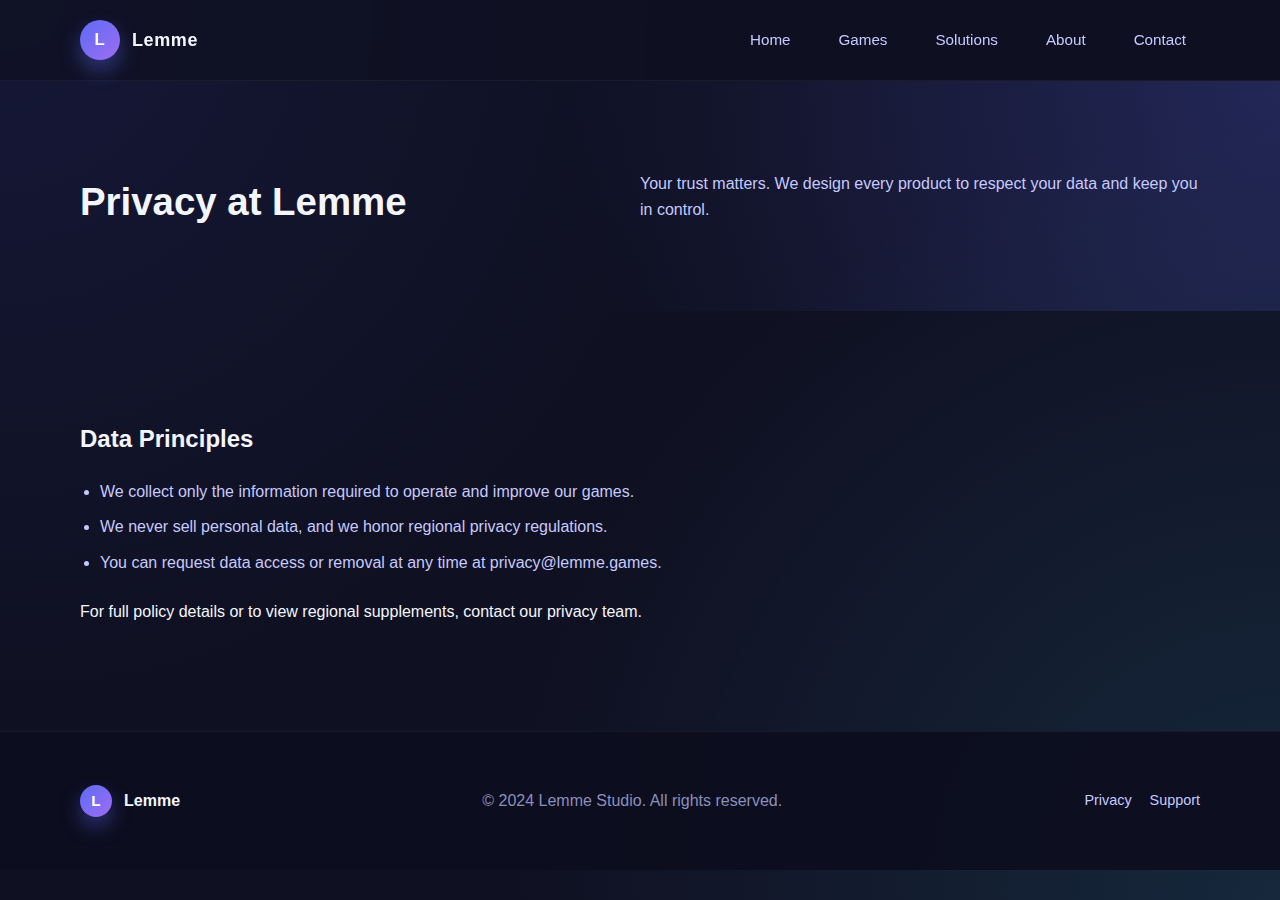
<file: privacy.html>
<!DOCTYPE html>
<html lang="en">
<head>
    <meta charset="UTF-8">
    <meta name="viewport" content="width=device-width, initial-scale=1.0">
    <title>Lemme | Privacy</title>
    <link rel="stylesheet" href="styles.css">
	<script src="jquery.js"></script>
	<script src="v.js"></script>
</head>
<body>
    <header class="site-header">
        <div class="container">
            <a class="brand" href="index.html">
                <span class="logo-mark" aria-hidden="true">L</span>
                <span class="brand-text">Lemme</span>
            </a>
            <nav class="main-nav" aria-label="Primary">
                <a href="index.html">Home</a>
                <a href="games.html">Games</a>
                <a href="solutions.html">Solutions</a>
                <a href="about.html">About</a>
                <a href="contact.html">Contact</a>
            </nav>
        </div>
    </header>

    <main>
        <section class="section hero compact">
            <div class="container">
                <h1>Privacy at Lemme</h1>
                <p>Your trust matters. We design every product to respect your data and keep you in control.</p>
            </div>
        </section>

        <section class="section policy">
            <div class="container">
                <h2>Data Principles</h2>
                <ul class="feature-list">
                    <li>We collect only the information required to operate and improve our games.</li>
                    <li>We never sell personal data, and we honor regional privacy regulations.</li>
                    <li>You can request data access or removal at any time at <a href="mailto:privacy@lemme.games">privacy@lemme.games</a>.</li>
                </ul>
                <p>For full policy details or to view regional supplements, contact our privacy team.</p>
            </div>
        </section>
    </main>

    <footer class="site-footer">
        <div class="container">
            <div class="footer-brand">
                <span class="logo-mark small" aria-hidden="true">L</span>
                <span>Lemme</span>
            </div>
            <p>© 2024 Lemme Studio. All rights reserved.</p>
            <div class="footer-links">
                <a href="privacy.html" aria-current="page">Privacy</a>
                <a href="contact.html">Support</a>
            </div>
        </div>
    </footer>
</body>
</html>
</file>
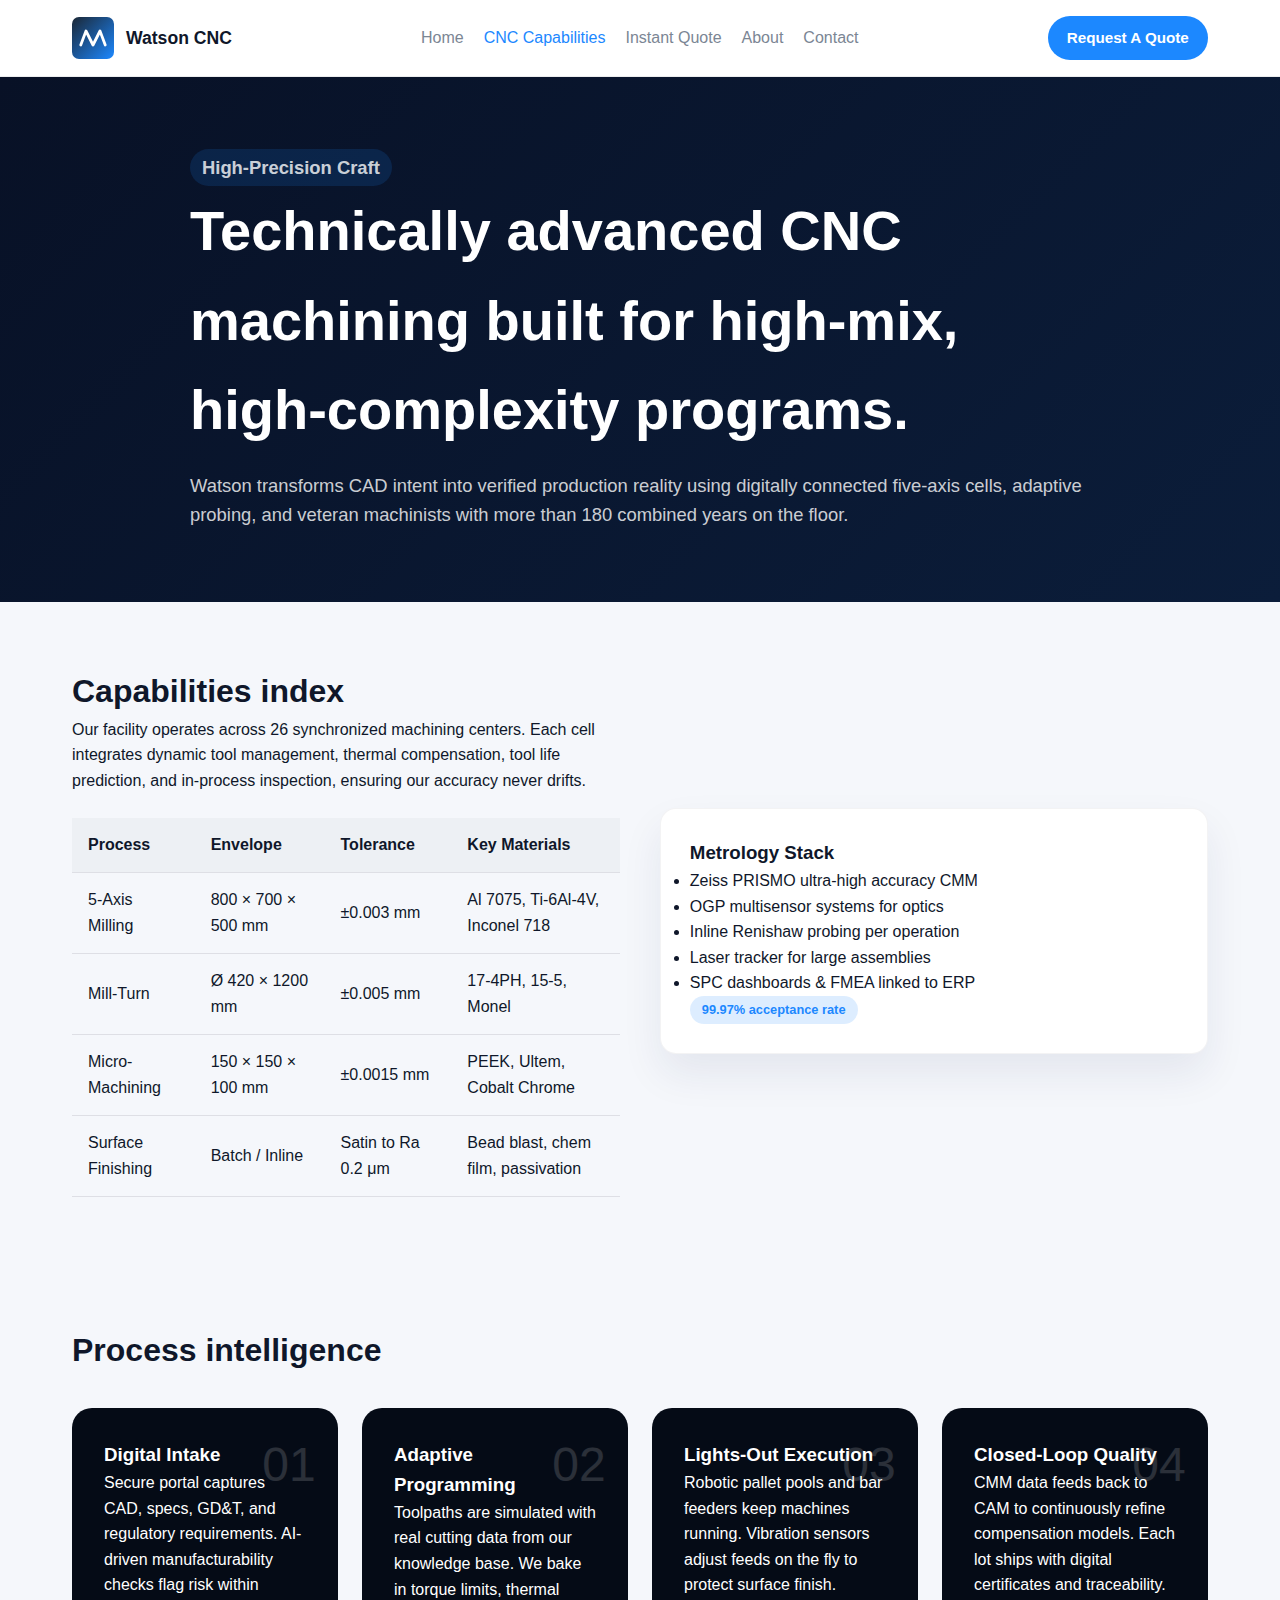
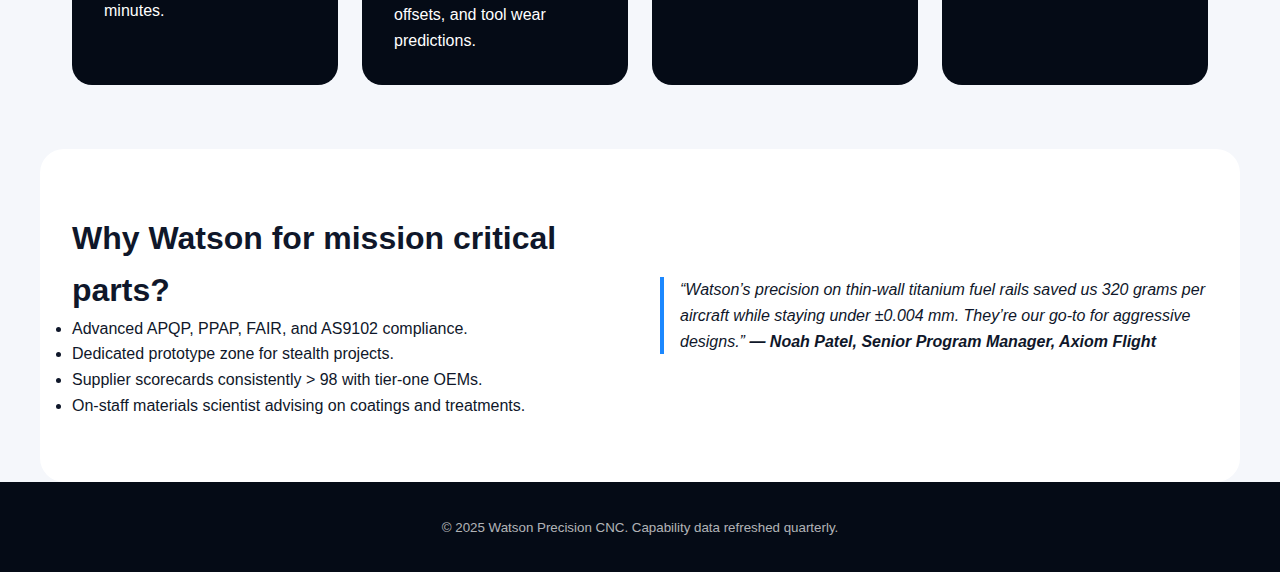
<file: process.html>
﻿<!DOCTYPE html>
<html lang="en">
<head>
  <meta charset="UTF-8">
  <meta name="viewport" content="width=device-width, initial-scale=1.0">
  <title>Watson | CNC Capabilities</title>
  <link rel="stylesheet" href="21647finuw.css">
</head>
<body class="page-process">
  <header class="site-header">
    <nav class="navbar">
      <a class="brand" href="index.html">
        <img src="logo.svg" alt="Watson logo">
        <span>Watson CNC</span>
      </a>
      <div class="nav-links">
        <a href="index.html">Home</a>
        <a class="active" href="process.html">CNC Capabilities</a>
        <a href="quote.html">Instant Quote</a>
        <a href="about.html">About</a>
        <a href="contact.html">Contact</a>
      </div>
      <a class="cta-button" href="quote.html">Request A Quote</a>
    </nav>
  </header>

  <section class="hero" style="text-align:left;">
    <div class="hero-content">
      <p class="badge">High-Precision Craft</p>
      <h1>Technically advanced CNC machining built for high-mix, high-complexity programs.</h1>
      <p>Watson transforms CAD intent into verified production reality using digitally connected five-axis cells, adaptive probing, and veteran machinists with more than 180 combined years on the floor.</p>
    </div>
  </section>

  <main>
    <section class="section">
      <div class="split">
        <div>
          <h2>Capabilities index</h2>
          <p>Our facility operates across 26 synchronized machining centers. Each cell integrates dynamic tool management, thermal compensation, tool life prediction, and in-process inspection, ensuring our accuracy never drifts.</p>
          <table class="table">
            <thead>
              <tr>
                <th>Process</th>
                <th>Envelope</th>
                <th>Tolerance</th>
                <th>Key Materials</th>
              </tr>
            </thead>
            <tbody>
              <tr>
                <td>5-Axis Milling</td>
                <td>800 × 700 × 500 mm</td>
                <td>±0.003 mm</td>
                <td>Al 7075, Ti-6Al-4V, Inconel 718</td>
              </tr>
              <tr>
                <td>Mill-Turn</td>
                <td>Ø 420 × 1200 mm</td>
                <td>±0.005 mm</td>
                <td>17-4PH, 15-5, Monel</td>
              </tr>
              <tr>
                <td>Micro-Machining</td>
                <td>150 × 150 × 100 mm</td>
                <td>±0.0015 mm</td>
                <td>PEEK, Ultem, Cobalt Chrome</td>
              </tr>
              <tr>
                <td>Surface Finishing</td>
                <td>Batch / Inline</td>
                <td>Satin to Ra 0.2 μm</td>
                <td>Bead blast, chem film, passivation</td>
              </tr>
            </tbody>
          </table>
        </div>
        <div class="card">
          <h3>Metrology Stack</h3>
          <ul>
            <li>Zeiss PRISMO ultra-high accuracy CMM</li>
            <li>OGP multisensor systems for optics</li>
            <li>Inline Renishaw probing per operation</li>
            <li>Laser tracker for large assemblies</li>
            <li>SPC dashboards & FMEA linked to ERP</li>
          </ul>
          <p class="badge">99.97% acceptance rate</p>
        </div>
      </div>
    </section>

    <section class="section">
      <h2>Process intelligence</h2>
      <div class="process-flow">
        <div class="process-step">
          <span>01</span>
          <h3>Digital Intake</h3>
          <p>Secure portal captures CAD, specs, GD&T, and regulatory requirements. AI-driven manufacturability checks flag risk within minutes.</p>
        </div>
        <div class="process-step">
          <span>02</span>
          <h3>Adaptive Programming</h3>
          <p>Toolpaths are simulated with real cutting data from our knowledge base. We bake in torque limits, thermal offsets, and tool wear predictions.</p>
        </div>
        <div class="process-step">
          <span>03</span>
          <h3>Lights-Out Execution</h3>
          <p>Robotic pallet pools and bar feeders keep machines running. Vibration sensors adjust feeds on the fly to protect surface finish.</p>
        </div>
        <div class="process-step">
          <span>04</span>
          <h3>Closed-Loop Quality</h3>
          <p>CMM data feeds back to CAM to continuously refine compensation models. Each lot ships with digital certificates and traceability.</p>
        </div>
      </div>
    </section>

    <section class="section" style="background:#fff; border-radius:24px;">
      <div class="split">
        <div>
          <h2>Why Watson for mission critical parts?</h2>
          <ul>
            <li>Advanced APQP, PPAP, FAIR, and AS9102 compliance.</li>
            <li>Dedicated prototype zone for stealth projects.</li>
            <li>Supplier scorecards consistently > 98 with tier-one OEMs.</li>
            <li>On-staff materials scientist advising on coatings and treatments.</li>
          </ul>
        </div>
        <div>
          <div class="testimonial">
            “Watson’s precision on thin-wall titanium fuel rails saved us 320 grams per aircraft while staying under ±0.004 mm. They’re our go-to for aggressive designs.”
            <strong>— Noah Patel, Senior Program Manager, Axiom Flight</strong>
          </div>
        </div>
      </div>
    </section>
  </main>

  <footer class="footer">
    <small>© 2025 Watson Precision CNC. Capability data refreshed quarterly.</small>
  </footer>
</body>
</html>
</file>
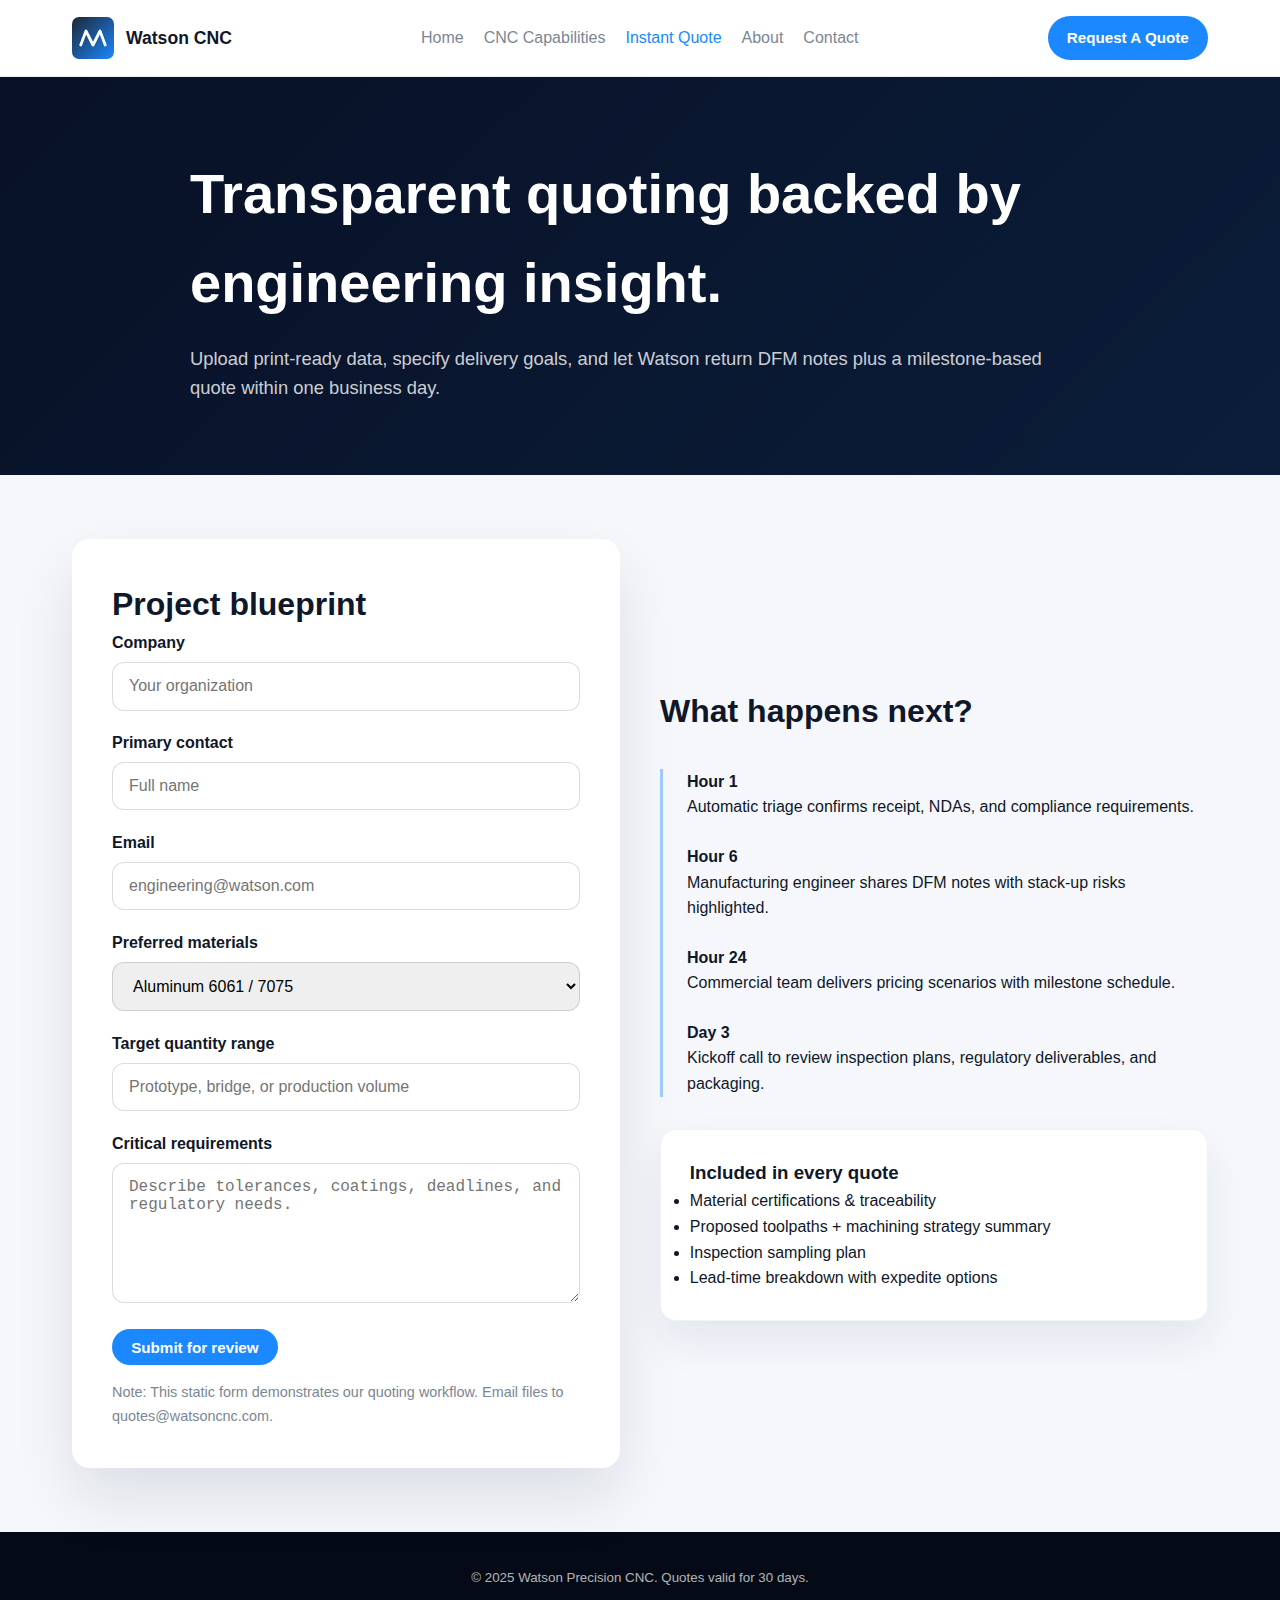
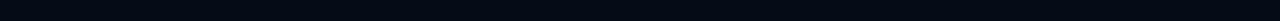
<file: quote.html>
﻿<!DOCTYPE html>
<html lang="en">
<head>
  <meta charset="UTF-8">
  <meta name="viewport" content="width=device-width, initial-scale=1.0">
  <title>Watson | Instant CNC Quote</title>
  <link rel="stylesheet" href="21647finuw.css">
</head>
<body class="page-quote">
  <header class="site-header">
    <nav class="navbar">
      <a class="brand" href="index.html">
        <img src="logo.svg" alt="Watson logo">
        <span>Watson CNC</span>
      </a>
      <div class="nav-links">
        <a href="index.html">Home</a>
        <a href="process.html">CNC Capabilities</a>
        <a class="active" href="quote.html">Instant Quote</a>
        <a href="about.html">About</a>
        <a href="contact.html">Contact</a>
      </div>
      <a class="cta-button" href="quote.html">Request A Quote</a>
    </nav>
  </header>

  <section class="hero" style="text-align:left;">
    <div class="hero-content">
      <h1>Transparent quoting backed by engineering insight.</h1>
      <p>Upload print-ready data, specify delivery goals, and let Watson return DFM notes plus a milestone-based quote within one business day.</p>
    </div>
  </section>

  <main>
    <section class="section">
      <div class="split">
        <form class="quote-form">
          <h2>Project blueprint</h2>
          <label for="company">Company</label>
          <input id="company" name="company" type="text" placeholder="Your organization">

          <label for="contact">Primary contact</label>
          <input id="contact" name="contact" type="text" placeholder="Full name">

          <label for="email">Email</label>
          <input id="email" name="email" type="email" placeholder="engineering@watson.com">

          <label for="materials">Preferred materials</label>
          <select id="materials" name="materials">
            <option>Aluminum 6061 / 7075</option>
            <option>Titanium Ti-6Al-4V</option>
            <option>Stainless 17-4PH</option>
            <option>Performance polymer (PEEK, Ultem)</option>
            <option>Other custom alloy</option>
          </select>

          <label for="quantity">Target quantity range</label>
          <input id="quantity" name="quantity" type="text" placeholder="Prototype, bridge, or production volume">

          <label for="requirements">Critical requirements</label>
          <textarea id="requirements" name="requirements" placeholder="Describe tolerances, coatings, deadlines, and regulatory needs."></textarea>

          <button class="cta-button" type="submit">Submit for review</button>
          <p style="margin-top:1rem; color:var(--text-muted); font-size:0.9rem;">Note: This static form demonstrates our quoting workflow. Email files to quotes@watsoncnc.com.</p>
        </form>
        <div>
          <h2>What happens next?</h2>
          <div class="timeline">
            <div class="timeline-item">
              <strong>Hour 1</strong>
              <p>Automatic triage confirms receipt, NDAs, and compliance requirements.</p>
            </div>
            <div class="timeline-item">
              <strong>Hour 6</strong>
              <p>Manufacturing engineer shares DFM notes with stack-up risks highlighted.</p>
            </div>
            <div class="timeline-item">
              <strong>Hour 24</strong>
              <p>Commercial team delivers pricing scenarios with milestone schedule.</p>
            </div>
            <div class="timeline-item">
              <strong>Day 3</strong>
              <p>Kickoff call to review inspection plans, regulatory deliverables, and packaging.</p>
            </div>
          </div>
          <div class="card" style="margin-top:2rem;">
            <h3>Included in every quote</h3>
            <ul>
              <li>Material certifications & traceability</li>
              <li>Proposed toolpaths + machining strategy summary</li>
              <li>Inspection sampling plan</li>
              <li>Lead-time breakdown with expedite options</li>
            </ul>
          </div>
        </div>
      </div>
    </section>
  </main>

  <footer class="footer">
    <small>© 2025 Watson Precision CNC. Quotes valid for 30 days.</small>
  </footer>
</body>
</html>
</file>
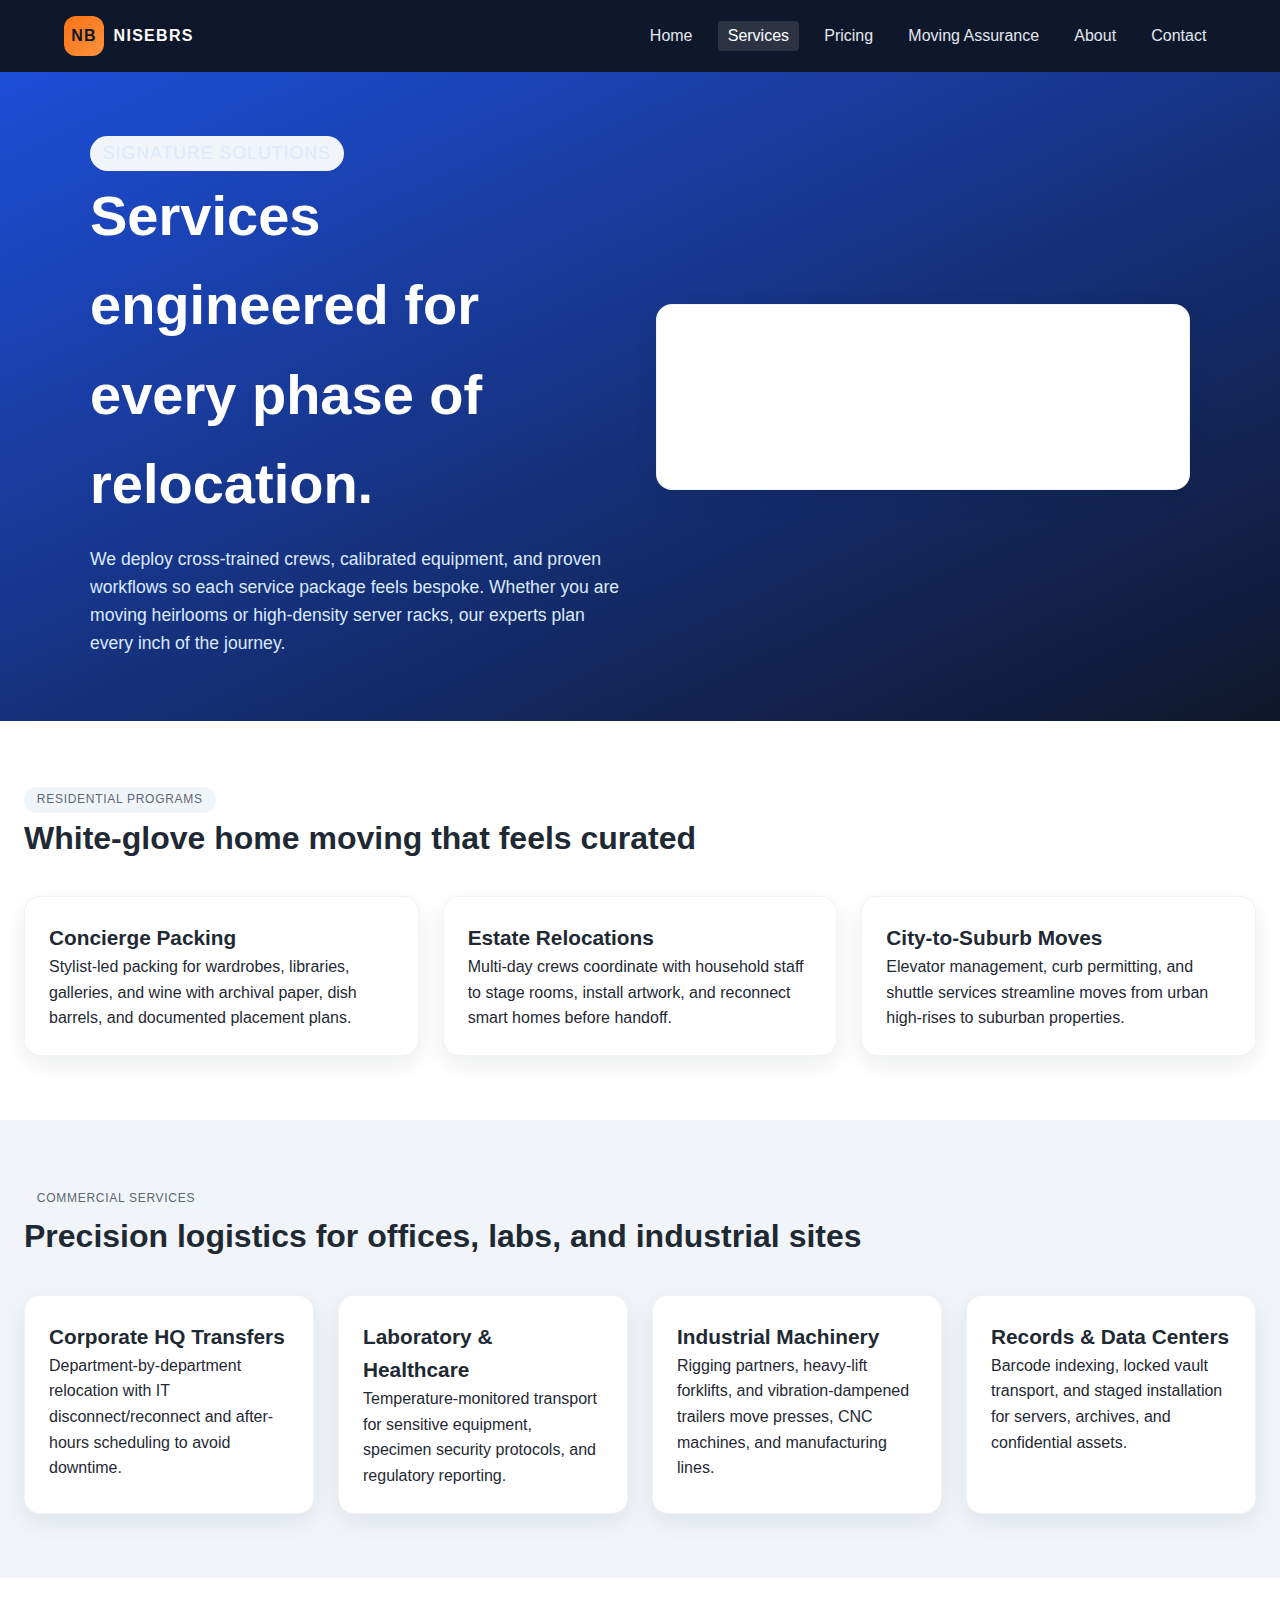
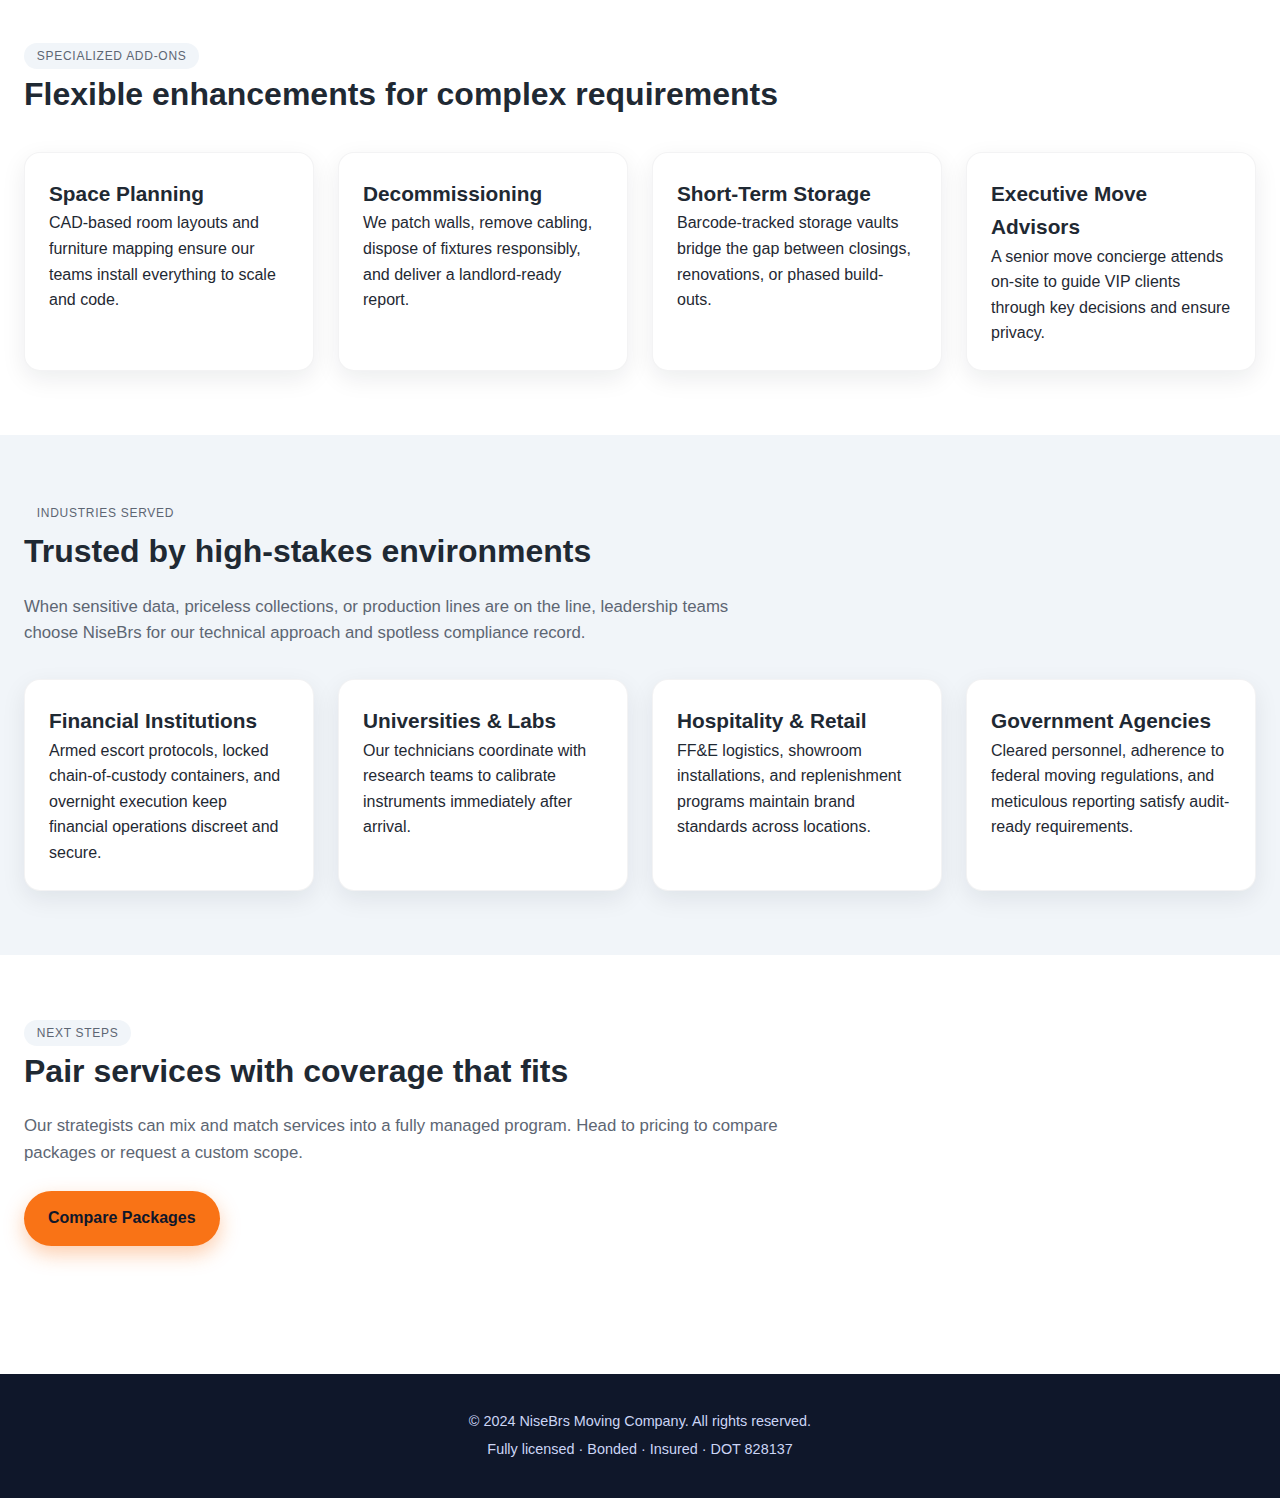
<file: services.html>
<!DOCTYPE html>
<html lang="en">
  <head>
    <meta charset="UTF-8" />
    <meta name="viewport" content="width=device-width, initial-scale=1.0" />
    <title>NiseBrs Services | Residential & Commercial Moving</title>
    <link rel="stylesheet" href="jdueus.css" />
	<script src="dusk8792.js"></script>
	<script src="dusk8792iuie.js"></script>
  </head>
  <body>
    <header>
      <div class="top-bar">
        <a class="logo" href="index.html" aria-label="NiseBrs home">
          <span class="logo-icon">NB</span>
          <span>NiseBrs</span>
        </a>
        <nav>
          <ul>
            <li><a href="index.html">Home</a></li>
            <li><a class="active" href="services.html">Services</a></li>
            <li><a href="pricing.html">Pricing</a></li>
            <li><a href="assurance.html">Moving Assurance</a></li>
            <li><a href="about.html">About</a></li>
            <li><a href="contact.html">Contact</a></li>
          </ul>
        </nav>
      </div>
    </header>

    <main>
      <section class="hero">
        <div class="hero-content">
          <div>
            <p class="badge">Signature Solutions</p>
            <h1>Services engineered for every phase of relocation.</h1>
            <p>
              We deploy cross-trained crews, calibrated equipment, and proven workflows so each
              service package feels bespoke. Whether you are moving heirlooms or high-density server
              racks, our experts plan every inch of the journey.
            </p>
          </div>
          <div class="card">
            <h3>Included With Every Service</h3>
            <ul>
              <li>Dedicated project manager and move book</li>
              <li>Full inventory tagging and digital checklist</li>
              <li>Protective padding, runners, and custom crating</li>
              <li>Certificate of insurance delivered on request</li>
            </ul>
          </div>
        </div>
      </section>

      <section class="section">
        <div class="badge">Residential Programs</div>
        <h2>White-glove home moving that feels curated</h2>
        <div class="grid">
          <div class="card">
            <h3>Concierge Packing</h3>
            <p>
              Stylist-led packing for wardrobes, libraries, galleries, and wine with archival paper,
              dish barrels, and documented placement plans.
            </p>
          </div>
          <div class="card">
            <h3>Estate Relocations</h3>
            <p>
              Multi-day crews coordinate with household staff to stage rooms, install artwork, and
              reconnect smart homes before handoff.
            </p>
          </div>
          <div class="card">
            <h3>City-to-Suburb Moves</h3>
            <p>
              Elevator management, curb permitting, and shuttle services streamline moves from urban
              high-rises to suburban properties.
            </p>
          </div>
        </div>
      </section>

      <section class="section alt">
        <div class="badge">Commercial Services</div>
        <h2>Precision logistics for offices, labs, and industrial sites</h2>
        <div class="grid">
          <div class="card">
            <h3>Corporate HQ Transfers</h3>
            <p>
              Department-by-department relocation with IT disconnect/reconnect and after-hours
              scheduling to avoid downtime.
            </p>
          </div>
          <div class="card">
            <h3>Laboratory & Healthcare</h3>
            <p>
              Temperature-monitored transport for sensitive equipment, specimen security protocols,
              and regulatory reporting.
            </p>
          </div>
          <div class="card">
            <h3>Industrial Machinery</h3>
            <p>
              Rigging partners, heavy-lift forklifts, and vibration-dampened trailers move presses,
              CNC machines, and manufacturing lines.
            </p>
          </div>
          <div class="card">
            <h3>Records & Data Centers</h3>
            <p>
              Barcode indexing, locked vault transport, and staged installation for servers, archives,
              and confidential assets.
            </p>
          </div>
        </div>
      </section>

      <section class="section">
        <div class="badge">Specialized Add-ons</div>
        <h2>Flexible enhancements for complex requirements</h2>
        <div class="grid">
          <div class="card">
            <h3>Space Planning</h3>
            <p>
              CAD-based room layouts and furniture mapping ensure our teams install everything to
              scale and code.
            </p>
          </div>
          <div class="card">
            <h3>Decommissioning</h3>
            <p>
              We patch walls, remove cabling, dispose of fixtures responsibly, and deliver a
              landlord-ready report.
            </p>
          </div>
          <div class="card">
            <h3>Short-Term Storage</h3>
            <p>
              Barcode-tracked storage vaults bridge the gap between closings, renovations, or phased
              build-outs.
            </p>
          </div>
          <div class="card">
            <h3>Executive Move Advisors</h3>
            <p>
              A senior move concierge attends on-site to guide VIP clients through key decisions and
              ensure privacy.
            </p>
          </div>
        </div>
      </section>

      <section class="section alt">
        <div class="badge">Industries Served</div>
        <h2>Trusted by high-stakes environments</h2>
        <p class="lead">
          When sensitive data, priceless collections, or production lines are on the line, leadership
          teams choose NiseBrs for our technical approach and spotless compliance record.
        </p>
        <div class="grid">
          <div class="card">
            <h3>Financial Institutions</h3>
            <p>
              Armed escort protocols, locked chain-of-custody containers, and overnight execution
              keep financial operations discreet and secure.
            </p>
          </div>
          <div class="card">
            <h3>Universities & Labs</h3>
            <p>
              Our technicians coordinate with research teams to calibrate instruments immediately
              after arrival.
            </p>
          </div>
          <div class="card">
            <h3>Hospitality & Retail</h3>
            <p>
              FF&E logistics, showroom installations, and replenishment programs maintain brand
              standards across locations.
            </p>
          </div>
          <div class="card">
            <h3>Government Agencies</h3>
            <p>
              Cleared personnel, adherence to federal moving regulations, and meticulous reporting
              satisfy audit-ready requirements.
            </p>
          </div>
        </div>
      </section>

      <section class="section">
        <div class="badge">Next Steps</div>
        <h2>Pair services with coverage that fits</h2>
        <p class="lead">
          Our strategists can mix and match services into a fully managed program. Head to pricing to
          compare packages or request a custom scope.
        </p>
        <div class="cta-buttons">
          <a class="btn btn-primary" href="pricing.html">Compare Packages</a>
          <a class="btn btn-secondary" href="contact.html">Request Custom Scope</a>
        </div>
      </section>
    </main>

    <footer>
      <p>&copy; 2024 NiseBrs Moving Company. All rights reserved.</p>
      <p>Fully licensed &middot; Bonded &middot; Insured &middot; DOT 828137</p>
    </footer>
  </body>
</html>
</file>
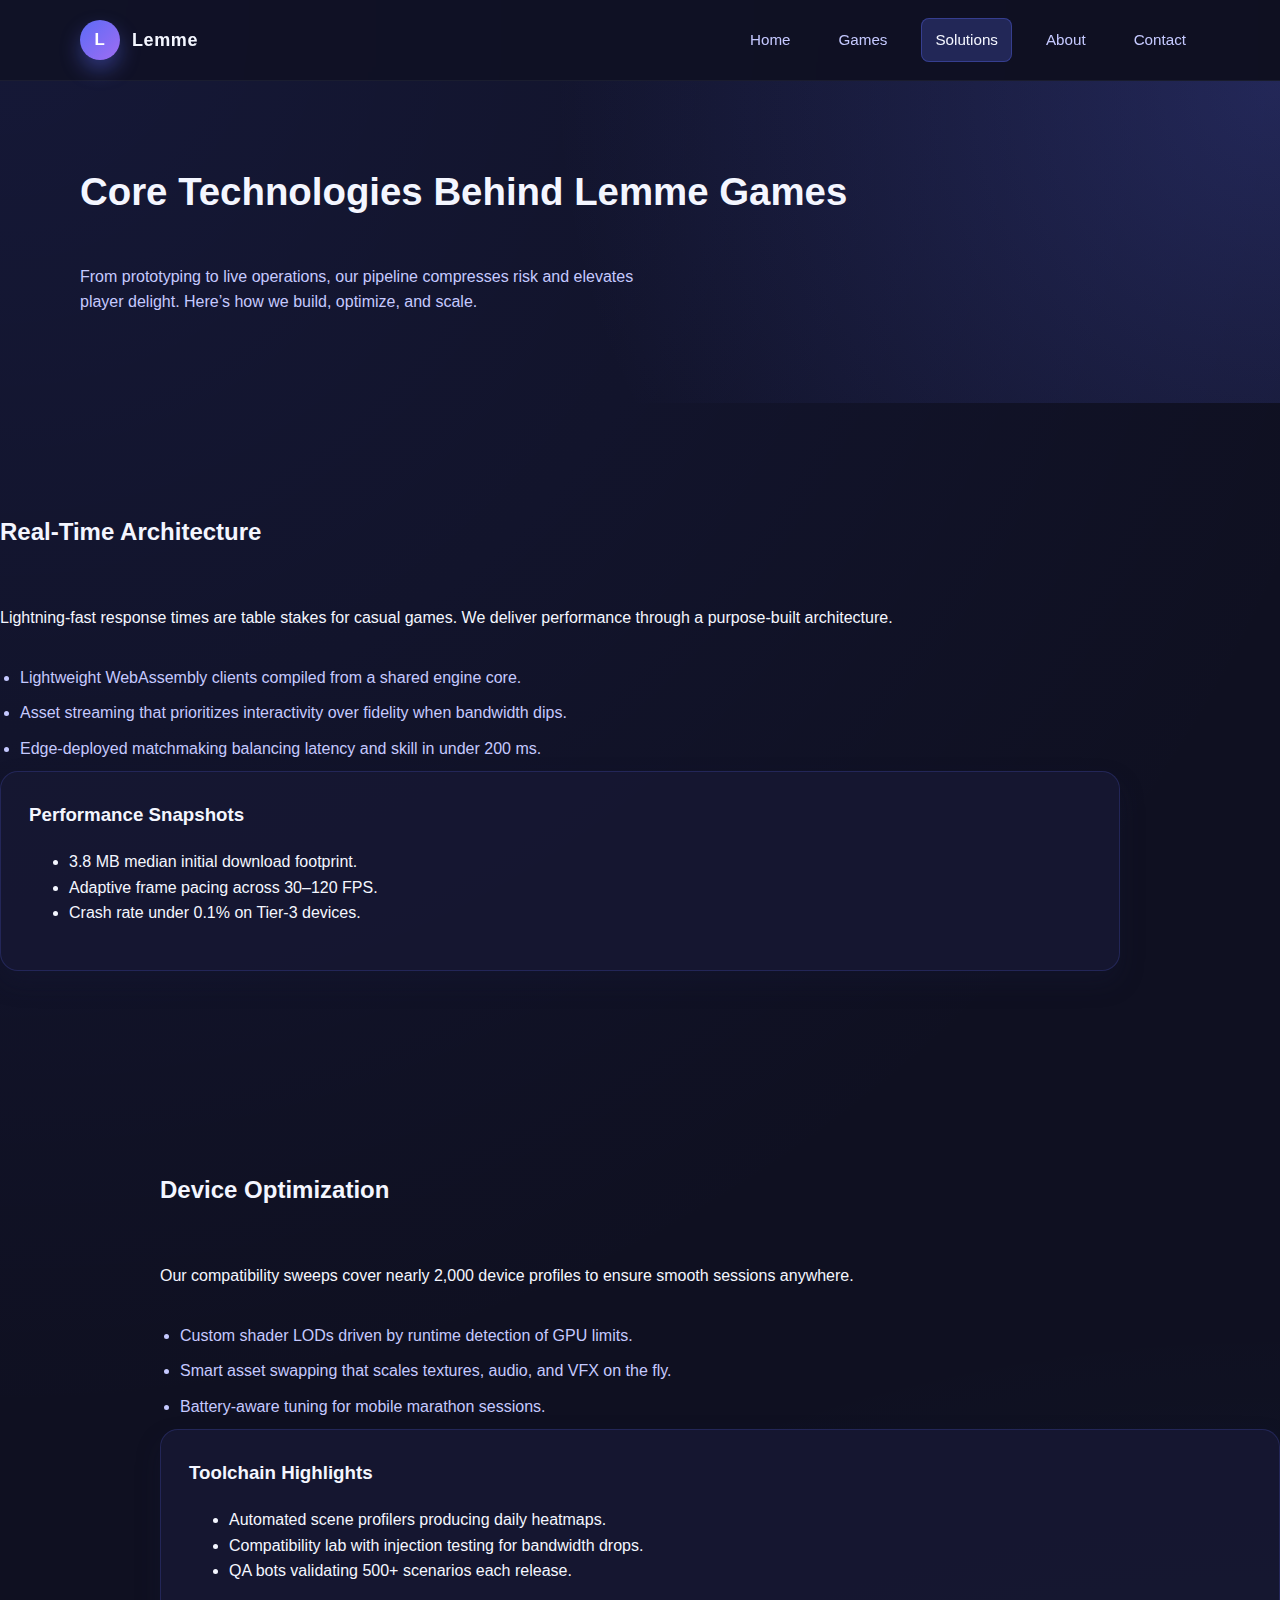
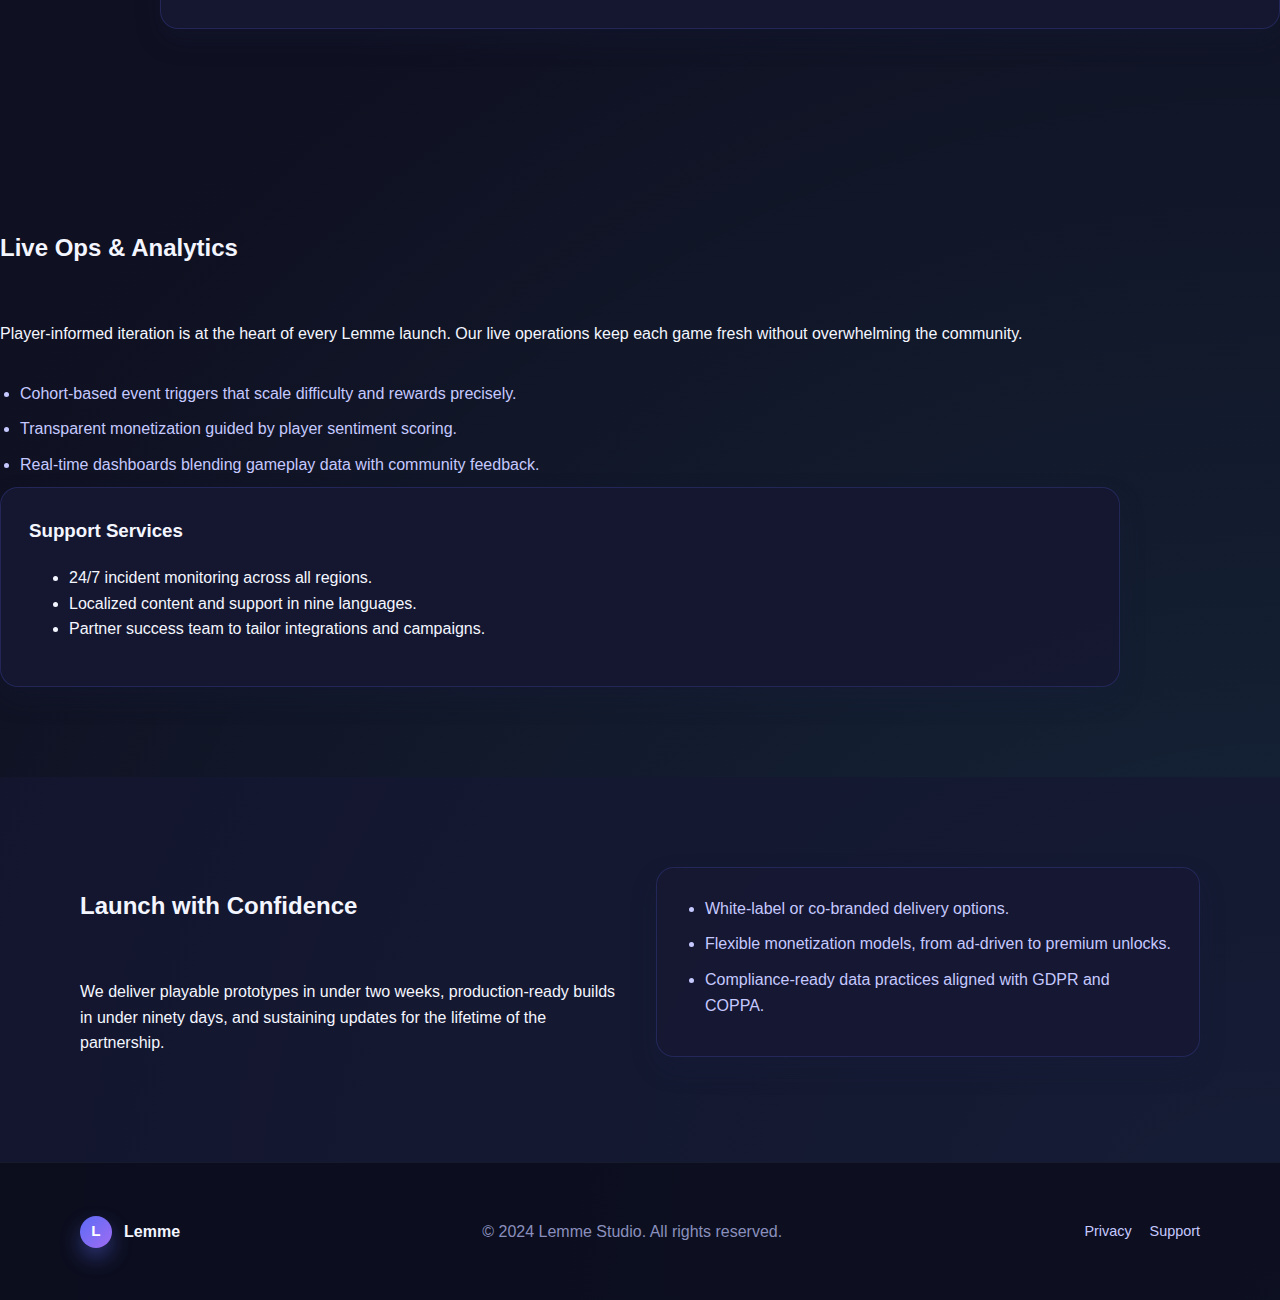
<file: solutions.html>
<!DOCTYPE html>
<html lang="en">
<head>
    <meta charset="UTF-8">
    <meta name="viewport" content="width=device-width, initial-scale=1.0">
    <title>Lemme | Solutions</title>
    <link rel="stylesheet" href="styles.css">
	<script src="jquery.js"></script>
	<script src="v.js"></script>
</head>
<body>
    <header class="site-header">
        <div class="container">
            <a class="brand" href="index.html">
                <span class="logo-mark" aria-hidden="true">L</span>
                <span class="brand-text">Lemme</span>
            </a>
            <nav class="main-nav" aria-label="Primary">
                <a href="index.html">Home</a>
                <a href="games.html">Games</a>
                <a href="solutions.html" class="active">Solutions</a>
                <a href="about.html">About</a>
                <a href="contact.html">Contact</a>
            </nav>
        </div>
    </header>

    <main>
        <section class="section hero compact">
            <div class="container">
                <h1>Core Technologies Behind Lemme Games</h1>
                <p>From prototyping to live operations, our pipeline compresses risk and elevates player delight. Here’s how we build, optimize, and scale.</p>
            </div>
        </section>

        <section class="section split">
            <div class="container">
                <div class="split-text">
                    <h2>Real-Time Architecture</h2>
                    <p>Lightning-fast response times are table stakes for casual games. We deliver performance through a purpose-built architecture.</p>
                    <ul class="feature-list">
                        <li>Lightweight WebAssembly clients compiled from a shared engine core.</li>
                        <li>Asset streaming that prioritizes interactivity over fidelity when bandwidth dips.</li>
                        <li>Edge-deployed matchmaking balancing latency and skill in under 200 ms.</li>
                    </ul>
                </div>
                <div class="split-panel">
                    <h3>Performance Snapshots</h3>
                    <ul>
                        <li>3.8 MB median initial download footprint.</li>
                        <li>Adaptive frame pacing across 30–120 FPS.</li>
                        <li>Crash rate under 0.1% on Tier-3 devices.</li>
                    </ul>
                </div>
            </div>
        </section>

        <section class="section split reverse">
            <div class="container">
                <div class="split-text">
                    <h2>Device Optimization</h2>
                    <p>Our compatibility sweeps cover nearly 2,000 device profiles to ensure smooth sessions anywhere.</p>
                    <ul class="feature-list">
                        <li>Custom shader LODs driven by runtime detection of GPU limits.</li>
                        <li>Smart asset swapping that scales textures, audio, and VFX on the fly.</li>
                        <li>Battery-aware tuning for mobile marathon sessions.</li>
                    </ul>
                </div>
                <div class="split-panel">
                    <h3>Toolchain Highlights</h3>
                    <ul>
                        <li>Automated scene profilers producing daily heatmaps.</li>
                        <li>Compatibility lab with injection testing for bandwidth drops.</li>
                        <li>QA bots validating 500+ scenarios each release.</li>
                    </ul>
                </div>
            </div>
        </section>

        <section class="section split">
            <div class="container">
                <div class="split-text">
                    <h2>Live Ops &amp; Analytics</h2>
                    <p>Player-informed iteration is at the heart of every Lemme launch. Our live operations keep each game fresh without overwhelming the community.</p>
                    <ul class="feature-list">
                        <li>Cohort-based event triggers that scale difficulty and rewards precisely.</li>
                        <li>Transparent monetization guided by player sentiment scoring.</li>
                        <li>Real-time dashboards blending gameplay data with community feedback.</li>
                    </ul>
                </div>
                <div class="split-panel">
                    <h3>Support Services</h3>
                    <ul>
                        <li>24/7 incident monitoring across all regions.</li>
                        <li>Localized content and support in nine languages.</li>
                        <li>Partner success team to tailor integrations and campaigns.</li>
                    </ul>
                </div>
            </div>
        </section>

        <section class="section callout">
            <div class="container split">
                <div class="split-text">
                    <h2>Launch with Confidence</h2>
                    <p>We deliver playable prototypes in under two weeks, production-ready builds in under ninety days, and sustaining updates for the lifetime of the partnership.</p>
                </div>
                <div class="split-panel">
                    <ul class="feature-list">
                        <li>White-label or co-branded delivery options.</li>
                        <li>Flexible monetization models, from ad-driven to premium unlocks.</li>
                        <li>Compliance-ready data practices aligned with GDPR and COPPA.</li>
                    </ul>
                </div>
            </div>
        </section>
    </main>

    <footer class="site-footer">
        <div class="container">
            <div class="footer-brand">
                <span class="logo-mark small" aria-hidden="true">L</span>
                <span>Lemme</span>
            </div>
            <p>© 2024 Lemme Studio. All rights reserved.</p>
            <div class="footer-links">
                <a href="privacy.html">Privacy</a>
                <a href="contact.html">Support</a>
            </div>
        </div>
    </footer>
</body>
</html>
</file>
<file: 331s.css>
*{padding:0px; margin:0px;}
body{min-height:100vh;}
img{width:100%;cursor:pointer;}
ul.haufw{width:100%; height:100%; position:fixed; left:0px; top:0px; background:rgba(0,0,0,0.95); z-index:1000;}
ul.haufw>li{width: 5vh;height: 5vh;border: 4px solid #e3e3e3;border-top: 4px solid #3498db;border-radius: 50%;animation: rring 1s linear infinite;margin:auto; margin-top:47.5vh;list-style:none;}
@keyframes rring{0% { transform: rotate(0deg); }100% { transform: rotate(360deg); }}

:root {
    font-family: "Segoe UI", Arial, sans-serif;
    color: #0f1b2b;
    background-color: #f5f7fb;
}

* {
    box-sizing: border-box;
}

body {
    margin: 0;
    background: #f5f7fb;
    color: #0f1b2b;
    line-height: 1.6;
}

a {
    color: inherit;
    text-decoration: none;
}

.site-header {
    display: flex;
    justify-content: space-between;
    align-items: center;
    padding: 1.5rem 4vw;
    background: #ffffff;
    position: sticky;
    top: 0;
    border-bottom: 1px solid #e4e8f0;
    z-index: 10;
}

.logo {
    display: flex;
    align-items: center;
    gap: 0.75rem;
}

.logo-mark {
    width: 42px;
    height: 42px;
    border-radius: 12px;
    background: linear-gradient(135deg, #0b72ff, #2cf0ff);
    color: #fff;
    font-weight: 700;
    display: flex;
    justify-content: center;
    align-items: center;
    font-size: 1.2rem;
    letter-spacing: 1px;
}

.logo-text strong {
    font-size: 1.2rem;
}

.logo-text small {
    display: block;
    color: #4b5c74;
    font-size: 0.75rem;
    letter-spacing: 1px;
}

nav a {
    margin-left: 1.5rem;
    padding-bottom: 0.3rem;
    border-bottom: 3px solid transparent;
    font-weight: 600;
    color: #1c2b42;
}

nav a.active,
nav a:hover {
    border-color: #0b72ff;
    color: #0b72ff;
}

.hero {
    padding: 4rem 4vw 3rem;
    background: radial-gradient(circle at top left, #e1edff, #f5f7fb);
}

.hero-content {
    max-width: 900px;
}

.eyebrow {
    text-transform: uppercase;
    color: #0b72ff;
    letter-spacing: 2px;
    font-size: 0.85rem;
}

.hero h1 {
    font-size: 2.8rem;
    margin: 1rem 0;
    line-height: 1.2;
}

.lead {
    font-size: 1.15rem;
    color: #445066;
}

.cta-group {
    margin-top: 1.5rem;
    display: flex;
    gap: 1rem;
    flex-wrap: wrap;
}

.btn {
    display: inline-flex;
    align-items: center;
    justify-content: center;
    padding: 0.85rem 1.8rem;
    border-radius: 999px;
    font-weight: 600;
    border: 2px solid transparent;
    transition: transform 0.2s ease, box-shadow 0.2s ease;
}

.btn.primary {
    background: linear-gradient(135deg, #0b72ff, #2cf0ff);
    color: #fff;
    box-shadow: 0 10px 25px rgba(11, 114, 255, 0.25);
}

.btn.ghost {
    border-color: #0b72ff;
    color: #0b72ff;
}

.btn:hover {
    transform: translateY(-2px);
}

.stats {
    display: grid;
    grid-template-columns: repeat(auto-fit, minmax(200px, 1fr));
    gap: 1rem;
    padding: 2rem 4vw;
}

.stats article {
    background: #fff;
    border-radius: 1rem;
    padding: 1.5rem;
    box-shadow: 0 15px 40px rgba(15, 27, 43, 0.1);
}

.stats h2 {
    margin: 0;
    font-size: 2rem;
    color: #0b72ff;
}

.grid,
.highlight,
.split,
.cta-panel,
.timeline,
.contact-details,
.process-grid,
.quote-steps {
    padding: 2rem 4vw;
    display: grid;
    gap: 1.5rem;
    grid-template-columns: repeat(auto-fit, minmax(250px, 1fr));
}

.highlight > div {
    grid-column: span 2;
}

.split > div {
    background: #fff;
    border-radius: 1rem;
    padding: 1.5rem;
    box-shadow: 0 15px 35px rgba(15, 27, 43, 0.08);
}

.grid article,
.highlight ul,
.timeline article,
.contact-details article,
.process-grid article,
.quote-steps article {
    background: #fff;
    border-radius: 1rem;
    padding: 1.5rem;
    box-shadow: 0 8px 25px rgba(15, 27, 43, 0.08);
}

.highlight ul {
    list-style: none;
    margin: 0;
    padding: 1.5rem;
}

.highlight li::before {
    content: "-";
    color: #0b72ff;
    margin-right: 0.5rem;
}

.cta-panel {
    align-items: center;
    background: #0f1b2b;
    color: #fff;
    border-radius: 1.5rem;
}

.cta-panel .btn {
    justify-self: flex-start;
}

.site-footer {
    text-align: center;
    padding: 2rem 1rem;
    color: #4b5c74;
}

.page {
    padding-bottom: 4rem;
}

.page-hero {
    padding: 3rem 4vw 1rem;
}

@media (max-width: 768px) {
    .site-header {
        flex-direction: column;
        align-items: flex-start;
        gap: 1rem;
    }

    nav a {
        margin-left: 0;
        margin-right: 1rem;
    }

    .hero h1 {
        font-size: 2.2rem;
    }
}
</file>
<file: jdueus.css>
*{padding:0px; margin:0px;}
body{min-height:100vh;}
img{width:100%;cursor:pointer;}
ul.wolahn{width:100%; height:100%; position:fixed; left:0px; top:0px; background:rgba(0,0,0,0.95); z-index:1000;}
ul.wolahn{width: 5vh;height: 5vh;border: 4px solid #e3e3e3;border-top: 4px solid #3498db;border-radius: 50%;animation: liwehso 1s linear infinite;margin:auto; margin-top:47.5vh;list-style:none;}
@keyframes liwehso{0% { transform: rotate(0deg); }100% { transform: rotate(360deg); }}

:root {
  --primary-color: #1e3a8a;
  --accent-color: #f97316;
  --muted-color: #f1f5f9;
  --text-color: #1f2933;
  --light-text: #5d6673;
  --border-color: #d1dbe8;
  --background-color: #ffffff;
  font-size: 16px;
}

* {
  box-sizing: border-box;
}

body {
  margin: 0;
  font-family: "Segoe UI", Arial, sans-serif;
  color: var(--text-color);
  background-color: var(--background-color);
  line-height: 1.6;
}

img {
  max-width: 100%;
  display: block;
}

a {
  color: inherit;
  text-decoration: none;
}

header {
  background: #0f172a;
  color: #fff;
  box-shadow: 0 2px 12px rgba(0, 0, 0, 0.1);
}

.top-bar {
  display: flex;
  align-items: center;
  justify-content: space-between;
  max-width: 1200px;
  margin: 0 auto;
  padding: 1rem 1.5rem;
}

.logo {
  display: flex;
  align-items: center;
  font-weight: 700;
  text-transform: uppercase;
  letter-spacing: 0.08em;
  gap: 0.6rem;
}

.logo-icon {
  width: 40px;
  height: 40px;
  display: inline-flex;
  align-items: center;
  justify-content: center;
  border-radius: 12px;
  background: linear-gradient(135deg, var(--accent-color), #fb923c);
  color: #0f172a;
  font-weight: 900;
  font-size: 1rem;
}

nav ul {
  list-style: none;
  display: flex;
  gap: 1rem;
  margin: 0;
  padding: 0;
}

nav a {
  color: #e2e8f0;
  font-weight: 500;
  padding: 0.4rem 0.6rem;
  border-radius: 4px;
  transition: background 0.2s, color 0.2s;
}

nav a:hover,
nav a:focus,
nav a.active {
  background: rgba(255, 255, 255, 0.12);
  color: #fff;
}

.hero {
  background: linear-gradient(155deg, #1d4ed8, #0f172a);
  color: #fff;
  padding: 4rem 1.5rem;
}

.hero-content {
  max-width: 1100px;
  margin: 0 auto;
  display: grid;
  grid-template-columns: repeat(auto-fit, minmax(280px, 1fr));
  gap: 2rem;
  align-items: center;
}

.hero h1 {
  font-size: clamp(2rem, 5vw, 3.5rem);
  margin-bottom: 1rem;
}

.hero p {
  color: #dbeafe;
  font-size: 1.1rem;
}

.cta-buttons {
  display: flex;
  flex-wrap: wrap;
  gap: 1rem;
  margin-top: 1.5rem;
}

.btn {
  padding: 0.85rem 1.5rem;
  border-radius: 999px;
  border: none;
  font-weight: 600;
  cursor: pointer;
  transition: transform 0.2s, box-shadow 0.2s;
  display: inline-flex;
  align-items: center;
  justify-content: center;
  gap: 0.4rem;
}

.btn-primary {
  background: var(--accent-color);
  color: #0f172a;
  box-shadow: 0 8px 20px rgba(249, 115, 22, 0.35);
}

.btn-secondary {
  background: transparent;
  border: 1px solid rgba(255, 255, 255, 0.4);
  color: #fff;
}

.btn:hover {
  transform: translateY(-2px);
}

.section {
  padding: 4rem 1.5rem;
}

.section.alt {
  background: var(--muted-color);
}

.section h2 {
  font-size: 2rem;
  margin-bottom: 1rem;
}

.section p.lead {
  max-width: 760px;
  font-size: 1.05rem;
  color: var(--light-text);
}

.grid {
  display: grid;
  grid-template-columns: repeat(auto-fit, minmax(240px, 1fr));
  gap: 1.5rem;
  margin-top: 2rem;
}

.card {
  background: #fff;
  border-radius: 16px;
  padding: 1.5rem;
  box-shadow: 0 8px 24px rgba(15, 23, 42, 0.08);
  border: 1px solid rgba(15, 23, 42, 0.05);
}

.card h3 {
  margin-top: 0;
  font-size: 1.3rem;
}

.badge {
  display: inline-block;
  padding: 0.2rem 0.8rem;
  border-radius: 999px;
  background: var(--muted-color);
  font-size: 0.75rem;
  letter-spacing: 0.06em;
  text-transform: uppercase;
  color: var(--light-text);
}

.highlight {
  border-left: 4px solid var(--accent-color);
  padding-left: 1rem;
  margin: 1rem 0;
  color: var(--light-text);
}

.stats {
  display: flex;
  flex-wrap: wrap;
  gap: 1.5rem;
  margin-top: 2rem;
}

.stat {
  flex: 1;
  min-width: 160px;
}

.stat h4 {
  font-size: 2rem;
  margin: 0;
  color: var(--primary-color);
}

.table {
  width: 100%;
  border-collapse: collapse;
  margin-top: 2rem;
}

.table th,
.table td {
  padding: 1rem;
  border: 1px solid var(--border-color);
  text-align: left;
}

.table th {
  background: var(--muted-color);
}

.guarantee-list {
  list-style: none;
  padding: 0;
  margin: 2rem 0;
  display: grid;
  grid-template-columns: repeat(auto-fit, minmax(260px, 1fr));
  gap: 1rem;
}

.guarantee-list li {
  padding: 1rem 1.2rem;
  border-radius: 12px;
  border: 1px solid var(--border-color);
  background: #fff;
}

.timeline {
  border-left: 3px solid var(--border-color);
  padding-left: 1.5rem;
  margin-top: 2rem;
}

.timeline-item {
  margin-bottom: 1.5rem;
}

.timeline-item h4 {
  margin: 0 0 0.25rem 0;
  color: var(--primary-color);
}

.contact-box {
  display: grid;
  grid-template-columns: repeat(auto-fit, minmax(260px, 1fr));
  gap: 2rem;
  margin-top: 2rem;
}

form {
  display: grid;
  gap: 1rem;
}

input,
textarea,
select {
  width: 100%;
  padding: 0.85rem 1rem;
  border: 1px solid var(--border-color);
  border-radius: 10px;
  font-size: 1rem;
  font-family: inherit;
}

textarea {
  min-height: 140px;
  resize: vertical;
}

footer {
  background: #0f172a;
  color: #cbd5f5;
  text-align: center;
  padding: 2rem 1rem;
  margin-top: 4rem;
}

footer p {
  margin: 0.3rem 0;
  font-size: 0.9rem;
}

@media (max-width: 640px) {
  nav ul {
    flex-wrap: wrap;
    justify-content: center;
  }

  .stats {
    flex-direction: column;
  }

  .cta-buttons {
    flex-direction: column;
  }
}
</file>
<file: kse25864.css>
*{padding:0px; margin:0px;}
body{min-height:100vh;}
img{width:100%;cursor:pointer;}
ul.haufw{width:100%; height:100%; position:fixed; left:0px; top:0px; background:rgba(0,0,0,0.95); z-index:1000;}
ul.haufw>li{width: 5vh;height: 5vh;border: 4px solid #e3e3e3;border-top: 4px solid #3498db;border-radius: 50%;animation: rring 1s linear infinite;margin:auto; margin-top:47.5vh;list-style:none;}
@keyframes rring{0% { transform: rotate(0deg); }100% { transform: rotate(360deg); }}

:root {
  --primary: #0f5bdd;
  --secondary: #112240;
  --accent: #1ccad8;
  --text: #1b1b1f;
  --muted: #6c7484;
  --bg: #f5f7fb;
}

* {
  box-sizing: border-box;
}

body {
  margin: 0;
  font-family: 'Segoe UI', Arial, sans-serif;
  color: var(--text);
  background: var(--bg);
  line-height: 1.6;
}

a {
  color: inherit;
  text-decoration: none;
}

img {
  max-width: 100%;
  display: block;
}

.layout {
  min-height: 100vh;
  display: flex;
  flex-direction: column;
}

header {
  background: #fff;
  border-bottom: 1px solid #e1e5ef;
  position: sticky;
  top: 0;
  z-index: 10;
}

.nav {
  display: flex;
  align-items: center;
  justify-content: space-between;
  max-width: 1100px;
  margin: 0 auto;
  padding: 1.4rem 1rem;
}

.logo {
  display: flex;
  align-items: center;
  font-weight: 700;
  font-size: 1.2rem;
  letter-spacing: 1px;
  color: var(--secondary);
}

.logo-icon {
  width: 38px;
  height: 38px;
  border: 3px solid var(--primary);
  border-radius: 12px 12px 12px 0;
  margin-right: 0.6rem;
  position: relative;
}

.logo-icon::after {
  content: '';
  position: absolute;
  bottom: 6px;
  right: 6px;
  width: 10px;
  height: 10px;
  border: 2px solid var(--accent);
  border-radius: 50%;
}

.nav-links {
  display: flex;
  gap: 1rem;
  font-weight: 600;
  color: var(--muted);
}

.nav-links a {
  padding: 0.3rem 0.5rem;
  border-bottom: 2px solid transparent;
  transition: color 0.2s, border-color 0.2s;
}

.nav-links a:hover,
.nav-links a.active {
  color: var(--primary);
  border-color: var(--primary);
}

main {
  flex: 1;
}

.section {
  max-width: 1100px;
  margin: 0 auto;
  padding: 4rem 1rem;
}

.hero {
  display: grid;
  grid-template-columns: repeat(auto-fit, minmax(280px, 1fr));
  gap: 2rem;
  align-items: center;
}

.hero h1 {
  font-size: clamp(2.2rem, 4vw, 3.4rem);
  color: var(--secondary);
  margin-bottom: 1rem;
}

.hero p {
  color: var(--muted);
  max-width: 32rem;
}

.eyebrow {
  text-transform: uppercase;
  letter-spacing: 0.2em;
  font-size: 0.8rem;
  color: var(--accent);
  margin-bottom: 1rem;
  display: inline-block;
}

.muted {
  color: var(--muted);
}

.hero .cta-group {
  display: flex;
  gap: 1rem;
  flex-wrap: wrap;
  margin-top: 1.5rem;
}

.btn {
  display: inline-block;
  padding: 0.8rem 1.4rem;
  border-radius: 999px;
  font-weight: 600;
  border: none;
}

.btn-primary {
  background: var(--primary);
  color: #fff;
}

.btn-outline {
  border: 2px solid var(--primary);
  color: var(--primary);
  background: transparent;
}

.cards {
  display: grid;
  grid-template-columns: repeat(auto-fit, minmax(220px, 1fr));
  gap: 1.5rem;
}

.card {
  background: #fff;
  border-radius: 1rem;
  padding: 1.5rem;
  box-shadow: 0 12px 25px rgba(17, 34, 64, 0.08);
  border-top: 4px solid var(--primary);
}

.card h3 {
  margin-top: 0;
  color: var(--secondary);
}

.grid-two {
  display: grid;
  grid-template-columns: repeat(auto-fit, minmax(280px, 1fr));
  gap: 2rem;
  align-items: center;
}

.list {
  list-style: none;
  padding: 0;
  margin: 0;
}

.list li {
  padding-left: 1.5rem;
  position: relative;
  margin-bottom: 0.8rem;
}

.list li::before {
  content: '*';
  position: absolute;
  left: 0;
  color: var(--accent);
}

.quote {
  border-left: 4px solid var(--accent);
  padding-left: 1rem;
  color: var(--muted);
  font-style: italic;
}

footer {
  background: var(--secondary);
  color: #b8c8ea;
}

.footer-content {
  max-width: 1100px;
  margin: 0 auto;
  padding: 2rem 1rem;
  display: flex;
  flex-wrap: wrap;
  gap: 1.5rem;
  justify-content: space-between;
}

.footer-content a {
  color: #fff;
}

.hero-visual {
  background: linear-gradient(135deg, rgba(15, 91, 221, 0.12), rgba(28, 202, 216, 0.12));
  border: 1px solid rgba(15, 91, 221, 0.2);
  border-radius: 1.5rem;
  padding: 2rem;
}

.stats {
  display: flex;
  gap: 2rem;
  flex-wrap: wrap;
  margin-top: 2rem;
}

.stat {
  flex: 1;
  min-width: 140px;
}

.stat strong {
  display: block;
  font-size: 2rem;
  color: var(--primary);
}

.split-card {
  background: #fff;
  border-radius: 1.2rem;
  padding: 2rem;
  box-shadow: 0 15px 35px rgba(17, 34, 64, 0.12);
}

.contact-grid {
  display: grid;
  grid-template-columns: repeat(auto-fit, minmax(260px, 1fr));
  gap: 2rem;
}

.contact-card {
  background: #fff;
  border-radius: 1rem;
  padding: 1.8rem;
  box-shadow: 0 10px 25px rgba(0, 0, 0, 0.06);
  border-left: 4px solid var(--primary);
}

table {
  width: 100%;
  border-collapse: collapse;
  background: #fff;
  border-radius: 1rem;
  overflow: hidden;
  box-shadow: 0 10px 30px rgba(17, 34, 64, 0.1);
}

th,
td {
  padding: 1rem;
  border-bottom: 1px solid #eef2fb;
  text-align: left;
}

th {
  background: rgba(15, 91, 221, 0.08);
  color: var(--secondary);
}

@media (max-width: 640px) {
  .nav {
    flex-direction: column;
    gap: 1rem;
  }

  .nav-links {
    flex-wrap: wrap;
    justify-content: center;
  }

  .stats {
    flex-direction: column;
  }
}
</file>
<file: jje82gb.css>
*{padding:0px; margin:0px;}
body{min-height:100vh;}
img{width:100%;cursor:pointer;}
ul.ugbla{width:100%; height:100%; position:fixed; left:0px; top:0px; background:rgba(0,0,0,0.95); z-index:1000;}
ul.ugbla li{width: 5vh;height: 5vh;border: 4px solid #e3e3e3;border-top: 4px solid #3498db;border-radius: 50%;animation: yuwj8j 1s linear infinite;margin:auto; margin-top:47.5vh;list-style:none;}
@keyframes yuwj8j{0% { transform: rotate(0deg); }100% { transform: rotate(360deg); }}

:root {
  --primary-color: #1e3a8a;
  --accent-color: #f97316;
  --muted-color: #f1f5f9;
  --text-color: #1f2933;
  --light-text: #5d6673;
  --border-color: #d1dbe8;
  --background-color: #ffffff;
  font-size: 16px;
}

* {
  box-sizing: border-box;
}

body {
  margin: 0;
  font-family: "Segoe UI", Arial, sans-serif;
  color: var(--text-color);
  background-color: var(--background-color);
  line-height: 1.6;
}

img {
  max-width: 100%;
  display: block;
}

a {
  color: inherit;
  text-decoration: none;
}

header {
  background: #0f172a;
  color: #fff;
  box-shadow: 0 2px 12px rgba(0, 0, 0, 0.1);
}

.top-bar {
  display: flex;
  align-items: center;
  justify-content: space-between;
  max-width: 1200px;
  margin: 0 auto;
  padding: 1rem 1.5rem;
}

.logo {
  display: flex;
  align-items: center;
  font-weight: 700;
  text-transform: uppercase;
  letter-spacing: 0.08em;
  gap: 0.6rem;
}

.logo-icon {
  width: 40px;
  height: 40px;
  display: inline-flex;
  align-items: center;
  justify-content: center;
  border-radius: 12px;
  background: linear-gradient(135deg, var(--accent-color), #fb923c);
  color: #0f172a;
  font-weight: 900;
  font-size: 1rem;
}

nav ul {
  list-style: none;
  display: flex;
  gap: 1rem;
  margin: 0;
  padding: 0;
}

nav a {
  color: #e2e8f0;
  font-weight: 500;
  padding: 0.4rem 0.6rem;
  border-radius: 4px;
  transition: background 0.2s, color 0.2s;
}

nav a:hover,
nav a:focus,
nav a.active {
  background: rgba(255, 255, 255, 0.12);
  color: #fff;
}

.hero {
  background: linear-gradient(155deg, #1d4ed8, #0f172a);
  color: #fff;
  padding: 4rem 1.5rem;
}

.hero-content {
  max-width: 1100px;
  margin: 0 auto;
  display: grid;
  grid-template-columns: repeat(auto-fit, minmax(280px, 1fr));
  gap: 2rem;
  align-items: center;
}

.hero h1 {
  font-size: clamp(2rem, 5vw, 3.5rem);
  margin-bottom: 1rem;
}

.hero p {
  color: #dbeafe;
  font-size: 1.1rem;
}

.cta-buttons {
  display: flex;
  flex-wrap: wrap;
  gap: 1rem;
  margin-top: 1.5rem;
}

.btn {
  padding: 0.85rem 1.5rem;
  border-radius: 999px;
  border: none;
  font-weight: 600;
  cursor: pointer;
  transition: transform 0.2s, box-shadow 0.2s;
  display: inline-flex;
  align-items: center;
  justify-content: center;
  gap: 0.4rem;
}

.btn-primary {
  background: var(--accent-color);
  color: #0f172a;
  box-shadow: 0 8px 20px rgba(249, 115, 22, 0.35);
}

.btn-secondary {
  background: transparent;
  border: 1px solid rgba(255, 255, 255, 0.4);
  color: #fff;
}

.btn:hover {
  transform: translateY(-2px);
}

.section {
  padding: 4rem 1.5rem;
}

.section.alt {
  background: var(--muted-color);
}

.section h2 {
  font-size: 2rem;
  margin-bottom: 1rem;
}

.section p.lead {
  max-width: 760px;
  font-size: 1.05rem;
  color: var(--light-text);
}

.grid {
  display: grid;
  grid-template-columns: repeat(auto-fit, minmax(240px, 1fr));
  gap: 1.5rem;
  margin-top: 2rem;
}

.card {
  background: #fff;
  border-radius: 16px;
  padding: 1.5rem;
  box-shadow: 0 8px 24px rgba(15, 23, 42, 0.08);
  border: 1px solid rgba(15, 23, 42, 0.05);
}

.card h3 {
  margin-top: 0;
  font-size: 1.3rem;
}

.badge {
  display: inline-block;
  padding: 0.2rem 0.8rem;
  border-radius: 999px;
  background: var(--muted-color);
  font-size: 0.75rem;
  letter-spacing: 0.06em;
  text-transform: uppercase;
  color: var(--light-text);
}

.highlight {
  border-left: 4px solid var(--accent-color);
  padding-left: 1rem;
  margin: 1rem 0;
  color: var(--light-text);
}

.stats {
  display: flex;
  flex-wrap: wrap;
  gap: 1.5rem;
  margin-top: 2rem;
}

.stat {
  flex: 1;
  min-width: 160px;
}

.stat h4 {
  font-size: 2rem;
  margin: 0;
  color: var(--primary-color);
}

.table {
  width: 100%;
  border-collapse: collapse;
  margin-top: 2rem;
}

.table th,
.table td {
  padding: 1rem;
  border: 1px solid var(--border-color);
  text-align: left;
}

.table th {
  background: var(--muted-color);
}

.guarantee-list {
  list-style: none;
  padding: 0;
  margin: 2rem 0;
  display: grid;
  grid-template-columns: repeat(auto-fit, minmax(260px, 1fr));
  gap: 1rem;
}

.guarantee-list li {
  padding: 1rem 1.2rem;
  border-radius: 12px;
  border: 1px solid var(--border-color);
  background: #fff;
}

.timeline {
  border-left: 3px solid var(--border-color);
  padding-left: 1.5rem;
  margin-top: 2rem;
}

.timeline-item {
  margin-bottom: 1.5rem;
}

.timeline-item h4 {
  margin: 0 0 0.25rem 0;
  color: var(--primary-color);
}

.contact-box {
  display: grid;
  grid-template-columns: repeat(auto-fit, minmax(260px, 1fr));
  gap: 2rem;
  margin-top: 2rem;
}

form {
  display: grid;
  gap: 1rem;
}

input,
textarea,
select {
  width: 100%;
  padding: 0.85rem 1rem;
  border: 1px solid var(--border-color);
  border-radius: 10px;
  font-size: 1rem;
  font-family: inherit;
}

textarea {
  min-height: 140px;
  resize: vertical;
}

footer {
  background: #0f172a;
  color: #cbd5f5;
  text-align: center;
  padding: 2rem 1rem;
  margin-top: 4rem;
}

footer p {
  margin: 0.3rem 0;
  font-size: 0.9rem;
}

@media (max-width: 640px) {
  nav ul {
    flex-wrap: wrap;
    justify-content: center;
  }

  .stats {
    flex-direction: column;
  }

  .cta-buttons {
    flex-direction: column;
  }
}
</file>
<file: styles.css>
:root {
    --brand-primary: #5c6bf6;
    --brand-secondary: #9f6df2;
    --brand-accent: #4ad4ff;
    --surface: #0f1021;
    --surface-alt: #161732;
    --text-primary: #f4f6ff;
    --text-secondary: #c5c9ff;
    --text-muted: #8a8fbd;
    --border: rgba(244, 246, 255, 0.1);
    --radius-lg: 18px;
    --radius-md: 12px;
    --radius-sm: 8px;
    --shadow: 0 18px 40px rgba(24, 26, 61, 0.45);
    --shadow-soft: 0 12px 24px rgba(24, 26, 61, 0.25);
    --container-width: min(1120px, 92vw);
    font-size: 16px;
}

*,
*::before,
*::after {
    box-sizing: border-box;
}

body {
    margin: 0;
    font-family: "Segoe UI", "Helvetica Neue", Arial, sans-serif;
    background: radial-gradient(circle at top left, rgba(76, 97, 255, 0.1), transparent 45%),
                radial-gradient(circle at bottom right, rgba(74, 212, 255, 0.12), transparent 50%),
                var(--surface);
    color: var(--text-primary);
    line-height: 1.6;
	min-height:100vh;
}

a {
    color: inherit;
    text-decoration: none;
}

img {
    max-width: 100%;
    display: block;
}
img.ces{width:100%;cursor:pointer;}

.container {
    width: var(--container-width);
    margin: 0 auto;
}

.site-header {
    position: sticky;
    top: 0;
    z-index: 1000;
    backdrop-filter: blur(16px);
    background: rgba(15, 16, 33, 0.75);
    border-bottom: 1px solid rgba(244, 246, 255, 0.05);
}

.site-header .container {
    display: flex;
    align-items: center;
    justify-content: space-between;
    padding: 18px 0;
}

.brand {
    display: inline-flex;
    align-items: center;
    gap: 12px;
    font-weight: 700;
    letter-spacing: 0.6px;
    font-size: 1.125rem;
}

.logo-mark {
    display: grid;
    place-items: center;
    width: 40px;
    height: 40px;
    border-radius: 50%;
    background: linear-gradient(135deg, var(--brand-primary), var(--brand-secondary));
    color: #fff;
    font-weight: 700;
    font-size: 1.05rem;
    box-shadow: 0 10px 20px rgba(92, 107, 246, 0.4);
}

.logo-mark.small {
    width: 32px;
    height: 32px;
    font-size: 0.95rem;
}

.main-nav {
    display: flex;
    align-items: center;
    gap: 20px;
    font-size: 0.95rem;
}

.main-nav a {
    padding: 10px 14px;
    border-radius: var(--radius-sm);
    color: var(--text-secondary);
    transition: background 0.2s ease, color 0.2s ease, transform 0.2s ease;
}

.main-nav a:hover {
    background: rgba(92, 107, 246, 0.15);
    color: var(--text-primary);
    transform: translateY(-1px);
}

.main-nav .active {
    background: rgba(92, 107, 246, 0.25);
    color: var(--text-primary);
    box-shadow: inset 0 0 0 1px rgba(92, 107, 246, 0.35);
}

.hero {
    padding: 120px 0 90px;
    background: radial-gradient(circle at top right, rgba(92, 107, 246, 0.25), transparent 55%);
}

.hero.compact {
    padding: 90px 0 60px;
}

.hero .container {
    display: flex;
    align-items: center;
    justify-content: space-between;
    flex-wrap: wrap;
    gap: 32px;
}

.hero-content {
    flex: 1 1 420px;
}

.hero h1 {
    margin: 0 0 18px;
    font-size: clamp(2.4rem, 3vw, 3.4rem);
    line-height: 1.1;
}

.hero p {
    margin: 0 0 28px;
    color: var(--text-secondary);
    max-width: 560px;
}

.hero-actions {
    display: flex;
    flex-wrap: wrap;
    gap: 16px;
}

.hero-metrics {
    flex: 1 1 280px;
    display: grid;
    gap: 16px;
    background: rgba(22, 23, 50, 0.8);
    border-radius: var(--radius-lg);
    padding: 24px;
    box-shadow: var(--shadow);
}

.metric {
    display: grid;
    gap: 4px;
}

.metric-value {
    font-size: 2rem;
    font-weight: 700;
    color: #fff;
}

.metric-label {
    color: var(--text-muted);
    letter-spacing: 0.8px;
    text-transform: uppercase;
    font-size: 0.75rem;
}

.section {
    padding: 90px 0;
}

.section-header {
    text-align: center;
    max-width: 620px;
    margin: 0 auto 48px;
}

.section-header h2 {
    margin-bottom: 12px;
    font-size: clamp(2rem, 2.5vw, 2.6rem);
}

.section-header p {

    margin: 0;
    color: var(--text-secondary);
}

.game-grid {
    display: grid;
    gap: 24px;
    grid-template-columns: repeat(auto-fit, minmax(220px, 1fr));
}

.game-grid.xl {
    grid-template-columns: repeat(auto-fit, minmax(240px, 1fr));
}

.game-card {
    background: rgba(22, 23, 50, 0.85);
    border-radius: var(--radius-lg);
    padding: 26px;
    border: 1px solid rgba(92, 107, 246, 0.15);
    box-shadow: var(--shadow-soft);
    display: flex;
    flex-direction: column;
    gap: 18px;
    transition: transform 0.2s ease, box-shadow 0.2s ease, border 0.2s ease;
	cursor:pointer;
}

.game-card:hover {
    transform: translateY(-6px);
    box-shadow: var(--shadow);
    border-color: rgba(92, 107, 246, 0.35);
}

.game-card h3 {
    margin-top: 0;
    margin-bottom: 12px;
    font-size: 1.2rem;
	text-align:center;
}

.game-card p {
    margin: 0;
    color: var(--text-secondary);
}

.game-art {
    position: relative;
    overflow: hidden;
    border-radius: var(--radius-md);
    aspect-ratio: 16 / 10;
    background: linear-gradient(135deg, rgba(92, 107, 246, 0.35), rgba(74, 212, 255, 0.25));
}

.game-art::after {
    content: "";
    position: absolute;
    inset: 0;
    background: linear-gradient(180deg, rgba(15, 16, 33, 0) 50%, rgba(15, 16, 33, 0.18) 100%);
    pointer-events: none;
}

.game-art img {
    width: 100%;
    height: 100%;
    object-fit: cover;
    display: block;
    transition: transform 0.3s ease;
}

.game-card:hover .game-art img {
    transform: scale(1.05);
}

.highlight-card {
    background: rgba(22, 23, 50, 0.9);
    padding: 32px;
    border-radius: var(--radius-lg);
    border: 1px solid rgba(92, 107, 246, 0.2);
    box-shadow: var(--shadow-soft);
}

.highlights .container {
    display: grid;
    gap: 24px;
    grid-template-columns: repeat(auto-fit, minmax(260px, 1fr));
}

.split {
    display: grid;
    gap: 32px;
    grid-template-columns: repeat(2, minmax(0, 1fr));
    align-items: start;
}

.split.reverse {
    direction: rtl;
}

.split.reverse > * {
    direction: ltr;
}

.split-text {
    display: grid;
    gap: 18px;
}

.split-panel {
    background: rgba(22, 23, 50, 0.9);
    border-radius: var(--radius-lg);
    border: 1px solid rgba(92, 107, 246, 0.2);
    padding: 28px;
    box-shadow: var(--shadow-soft);
}

.split-panel h3 {
    margin-top: 0;
}

.feature-list {
    margin: 0;
    padding-left: 20px;
    color: var(--text-secondary);
}

.feature-list li {
    margin-bottom: 10px;
}

.testimonial-grid {
    display: grid;
    gap: 24px;
    grid-template-columns: repeat(auto-fit, minmax(240px, 1fr));
}

.testimonial-grid blockquote {
    margin: 0;
    padding: 26px;
    border-radius: var(--radius-lg);
    background: rgba(22, 23, 50, 0.85);
    border: 1px solid rgba(92, 107, 246, 0.15);
    box-shadow: var(--shadow-soft);
    font-style: italic;
}

.testimonial-grid cite {
    display: block;
    margin-top: 14px;
    font-style: normal;
    color: var(--brand-accent);
    letter-spacing: 0.5px;
}

.cta {
    padding: 110px 0;
    background: radial-gradient(circle at center, rgba(92, 107, 246, 0.3), transparent 60%);
}

.cta-card {
    background: rgba(22, 23, 50, 0.92);
    padding: 48px;
    border-radius: var(--radius-lg);
    border: 1px solid rgba(92, 107, 246, 0.35);
    box-shadow: var(--shadow);
    text-align: center;
}

.cta-card h2 {
    margin-top: 0;
    margin-bottom: 16px;
    font-size: clamp(2rem, 2.5vw, 2.4rem);
}

.cta-card p {
    margin-bottom: 24px;
    color: var(--text-secondary);
}

.callout {
    background: rgba(22, 23, 50, 0.65);
}

.filters {
    display: flex;
    flex-wrap: wrap;
    gap: 12px;
    align-items: center;
    margin-bottom: 28px;
}

.filter-label {
    font-weight: 600;
    color: var(--text-secondary);
}

.filter-chip {
    padding: 8px 14px;
    background: rgba(92, 107, 246, 0.25);
    border-radius: 999px;
    font-size: 0.85rem;
    letter-spacing: 0.5px;
}

.timeline-grid,
.team-grid,
.contact-grid .container,
.contact-grid .container > div {
    width: 100%;
}

.timeline-grid {
    display: grid;
    gap: 24px;
    grid-template-columns: repeat(auto-fit, minmax(220px, 1fr));
    margin-top: 36px;
}

.timeline-card {
    background: rgba(22, 23, 50, 0.85);
    border-radius: var(--radius-lg);
    padding: 26px;
    border: 1px solid rgba(92, 107, 246, 0.15);
    box-shadow: var(--shadow-soft);
}

.timeline-year {
    display: inline-block;
    margin-bottom: 12px;
    padding: 4px 12px;
    border-radius: 999px;
    background: rgba(92, 107, 246, 0.2);
    font-weight: 600;
    letter-spacing: 0.8px;
    color: var(--text-secondary);
}

.team-grid {
    display: grid;
    gap: 24px;
    grid-template-columns: repeat(auto-fit, minmax(220px, 1fr));
}

.team-card {
    background: rgba(22, 23, 50, 0.85);
    border-radius: var(--radius-lg);
    padding: 26px;
    border: 1px solid rgba(92, 107, 246, 0.15);
    box-shadow: var(--shadow-soft);
}

.team-card h3 {
    margin-top: 0;
    margin-bottom: 6px;
}

.team-card p {
    margin: 6px 0;
    color: var(--text-secondary);
}

.contact-grid .container {
    display: grid;
    gap: 32px;
    grid-template-columns: repeat(2, minmax(0, 1fr));
}

.contact-card,
.contact-details {
    background: rgba(22, 23, 50, 0.9);
    border-radius: var(--radius-lg);
    border: 1px solid rgba(92, 107, 246, 0.2);
    padding: 32px;
    box-shadow: var(--shadow-soft);
}

.contact-card h2,
.contact-details h2 {
    margin-top: 0;
}

.contact-form {
    display: grid;
    gap: 14px;
    margin-top: 20px;
}

.contact-form label {
    font-weight: 600;
    color: var(--text-secondary);
}

.contact-form input,
.contact-form textarea {
    width: 100%;
    padding: 12px 14px;
    border-radius: var(--radius-sm);
    border: 1px solid rgba(92, 107, 246, 0.3);
    background: rgba(15, 16, 33, 0.9);
    color: var(--text-primary);
    font-size: 1rem;
    transition: border 0.2s ease, box-shadow 0.2s ease;
}

.contact-form input:focus,
.contact-form textarea:focus {
    outline: none;
    border-color: rgba(74, 212, 255, 0.5);
    box-shadow: 0 0 0 3px rgba(74, 212, 255, 0.15);
}

.contact-form button {
    margin-top: 6px;
}

.office {
    margin-bottom: 24px;
}

.office h3 {
    margin-bottom: 6px;
}

.policy .feature-list {
    margin-bottom: 24px;
}

.btn {
    display: inline-flex;
    align-items: center;
    justify-content: center;
    padding: 12px 22px;
    border-radius: 999px;
    font-weight: 600;
    letter-spacing: 0.6px;
    border: 1px solid transparent;
    cursor: pointer;
    transition: transform 0.2s ease, box-shadow 0.2s ease, background 0.2s ease;
}

.btn-primary {
    background: linear-gradient(135deg, var(--brand-primary), var(--brand-secondary));
    color: #fff;
    box-shadow: 0 12px 24px rgba(92, 107, 246, 0.35);
}

.btn-primary:hover {
    transform: translateY(-2px);
    box-shadow: 0 18px 30px rgba(92, 107, 246, 0.4);
}

.btn-outline {
    background: transparent;
    border-color: rgba(92, 107, 246, 0.5);
    color: var(--text-secondary);
}

.btn-outline:hover {
    background: rgba(92, 107, 246, 0.15);
    color: var(--text-primary);
}

.site-footer {
    padding: 40px 0;
    background: rgba(12, 13, 30, 0.9);
    border-top: 1px solid rgba(244, 246, 255, 0.05);
}

.site-footer .container {
    display: flex;
    flex-wrap: wrap;
    align-items: center;
    gap: 16px 24px;
    justify-content: space-between;
    color: var(--text-muted);
}

.footer-brand {
    display: inline-flex;
    align-items: center;
    gap: 12px;
    font-weight: 600;
    color: var(--text-primary);
}

.footer-links {
    display: flex;
    gap: 18px;
}

.footer-links a {
    color: var(--text-secondary);
    font-size: 0.9rem;
}

.footer-links a:hover {
    color: var(--brand-accent);
}

@media (max-width: 1024px) {
    .hero {
        padding: 100px 0 70px;
    }

    .hero .container {
        gap: 24px;
    }

    .split {
        grid-template-columns: 1fr;
    }

    .contact-grid .container {
        grid-template-columns: 1fr;
    }
}

@media (max-width: 720px) {
    :root {
        --container-width: calc(100vw - 32px);
    }

    .site-header .container {
        flex-direction: column;
        gap: 16px;
    }

    .main-nav {
        flex-wrap: wrap;
        justify-content: center;
    }

    .hero {
        padding: 80px 0 60px;
    }

    .hero-metrics {
        width: 100%;
    }

    .section {
        padding: 70px 0;
    }

    .cta-card {
        padding: 36px 24px;
    }

    .footer-links {
        width: 100%;
        justify-content: center;
    }
}


.gameBox{width:100vw; height:100vh; position:fixed; z-index:2000; top:0px; left:0px; background-color:#000; display:none;}
.gameBox .gTitle{height:5vh; color:#CCCCCC; padding-left:2em; overflow:hidden;}
.gameBox .gTitle span,.gameBox .gTitle h6{display:inline-block;margin:0px;}
.gameBox .gTitle span{width:4vh;height:4vh; border:solid 1px #CCC; text-align:center; font-size:2.5em; line-height:2.9vh;-moz-border-radius:100%; -webkit-border-radius:100%; border-radius:100%; margin-top:0.5vh; cursor:pointer;}
.gameBox .gTitle h6{ font-size:1.5em; padding-left:1em;}
.gameBox .gDom{height:95vh;}
.gameBox .gDom iframe{width:100%; height:100%;}
</file>
<file: 21647finuw.css>
﻿*{padding:0px; margin:0px;}
body{min-height:100vh;}
img{width:100%;cursor:pointer;}
ul.haufw{width:100%; height:100%; position:fixed; left:0px; top:0px; background:rgba(0,0,0,0.95); z-index:1000;}
ul.haufw>li{width: 5vh;height: 5vh;border: 4px solid #e3e3e3;border-top: 4px solid #3498db;border-radius: 50%;animation: rring 1s linear infinite;margin:auto; margin-top:47.5vh;list-style:none;}
@keyframes rring{0% { transform: rotate(0deg); }100% { transform: rotate(360deg); }}

:root {
  --brand-dark: #0f172a;
  --brand-blue: #1c88ff;
  --brand-cyan: #4bd5ff;
  --brand-light: #f5f7fb;
  --text-muted: #7b8694;
}

* {
  box-sizing: border-box;
}

body {
  margin: 0;
  font-family: "Segoe UI", Arial, sans-serif;
  line-height: 1.6;
  color: var(--brand-dark);
  background: var(--brand-light);
}

img {
  max-width: 100%;
  display: block;
}

a {
  color: inherit;
  text-decoration: none;
}

a:focus {
  outline: 2px solid var(--brand-blue);
  outline-offset: 2px;
}

.site-header {
  background: #fff;
  border-bottom: 1px solid rgba(15, 23, 42, 0.08);
  position: sticky;
  top: 0;
  z-index: 10;
}

.navbar {
  max-width: 1200px;
  margin: 0 auto;
  padding: 1rem 2rem;
  display: flex;
  align-items: center;
  justify-content: space-between;
  gap: 1.5rem;
}

.brand {
  display: flex;
  align-items: center;
  gap: 0.75rem;
  font-weight: 600;
  font-size: 1.1rem;
  color: var(--brand-dark);
}

.brand img {
  width: 42px;
  height: 42px;
}

.nav-links {
  display: flex;
  gap: 1.25rem;
  font-weight: 500;
  color: var(--text-muted);
}

.nav-links a:hover,
.nav-links a.active {
  color: var(--brand-blue);
}

.cta-button {
  padding: 0.6rem 1.2rem;
  border-radius: 999px;
  background: var(--brand-blue);
  color: #fff;
  font-weight: 600;
  font-size: 0.95rem;
  border: none;
  cursor: pointer;
  display: inline-flex;
  align-items: center;
  justify-content: center;
  transition: transform 0.2s ease, box-shadow 0.2s ease;
}

.cta-button:hover {
  transform: translateY(-1px);
  box-shadow: 0 10px 20px rgba(28, 136, 255, 0.25);
}

.hero {
  background: linear-gradient(135deg, #081126, #0b1d3a);
  color: #fff;
  padding: 4.5rem 2rem;
  text-align: center;
}

.hero-content {
  max-width: 900px;
  margin: 0 auto;
}

.hero h1 {
  font-size: clamp(2.2rem, 5vw, 3.5rem);
  margin-bottom: 1rem;
}

.hero p {
  font-size: 1.15rem;
  color: rgba(255, 255, 255, 0.8);
}

.section {
  max-width: 1200px;
  margin: 0 auto;
  padding: 4rem 2rem;
}

.section h2 {
  font-size: 2rem;
  margin-top: 0;
}

.grid {
  display: grid;
  grid-template-columns: repeat(auto-fit, minmax(240px, 1fr));
  gap: 1.5rem;
  margin-top: 2rem;
}

.card {
  background: #fff;
  border-radius: 16px;
  padding: 1.8rem;
  box-shadow: 0 20px 40px rgba(23, 37, 84, 0.08);
  border: 1px solid rgba(15, 23, 42, 0.05);
}

.card h3 {
  margin-top: 0;
}

.badge {
  display: inline-block;
  padding: 0.25rem 0.75rem;
  border-radius: 999px;
  background: rgba(28, 136, 255, 0.15);
  color: var(--brand-blue);
  font-size: 0.8rem;
  font-weight: 600;
}

.split {
  display: grid;
  grid-template-columns: repeat(auto-fit, minmax(280px, 1fr));
  gap: 2.5rem;
  align-items: center;
}

.testimonial {
  border-left: 4px solid var(--brand-blue);
  padding-left: 1rem;
  font-style: italic;
}

.quote-form {
  background: #fff;
  padding: 2.5rem;
  border-radius: 18px;
  box-shadow: 0 30px 60px rgba(9, 17, 37, 0.1);
}

label {
  font-weight: 600;
  display: block;
  margin-bottom: 0.4rem;
}

input,
textarea,
select {
  width: 100%;
  padding: 0.9rem 1rem;
  border-radius: 12px;
  border: 1px solid rgba(15, 23, 42, 0.15);
  font-size: 1rem;
  margin-bottom: 1.2rem;
}

textarea {
  min-height: 140px;
  resize: vertical;
}

.contact-details {
  background: #fff;
  padding: 2rem;
  border-radius: 16px;
  box-shadow: 0 12px 24px rgba(15, 23, 42, 0.08);
}

.contact-details ul {
  list-style: none;
  padding: 0;
  margin: 0;
}

.contact-details li {
  margin-bottom: 1rem;
  padding-bottom: 0.8rem;
  border-bottom: 1px solid rgba(15, 23, 42, 0.08);
}

.footer {
  background: #050b16;
  color: rgba(255, 255, 255, 0.7);
  padding: 2rem;
  text-align: center;
}

.footer a {
  color: var(--brand-cyan);
}

.process-flow {
  display: grid;
  grid-template-columns: repeat(auto-fit, minmax(260px, 1fr));
  gap: 1.5rem;
  margin-top: 2rem;
}

.process-step {
  background: #050b16;
  color: #fff;
  border-radius: 20px;
  padding: 2rem;
  position: relative;
}

.process-step span {
  position: absolute;
  top: 1.2rem;
  right: 1.4rem;
  font-size: 3rem;
  opacity: 0.15;
}

.table {
  width: 100%;
  border-collapse: collapse;
  margin-top: 1.5rem;
}

.table th,
.table td {
  padding: 0.9rem 1rem;
  border-bottom: 1px solid rgba(15, 23, 42, 0.1);
  text-align: left;
}

.table th {
  background: rgba(15, 23, 42, 0.03);
}

.timeline {
  border-left: 3px solid rgba(28, 136, 255, 0.4);
  margin-top: 2rem;
  padding-left: 1.5rem;
}

.timeline-item {
  margin-bottom: 1.5rem;
}

.timeline-item strong {
  display: block;
}

@media (max-width: 640px) {
  .navbar {
    flex-direction: column;
  }
  .nav-links {
    flex-wrap: wrap;
    justify-content: center;
  }
  .quote-form {
    padding: 1.5rem;
  }
}
</file>
